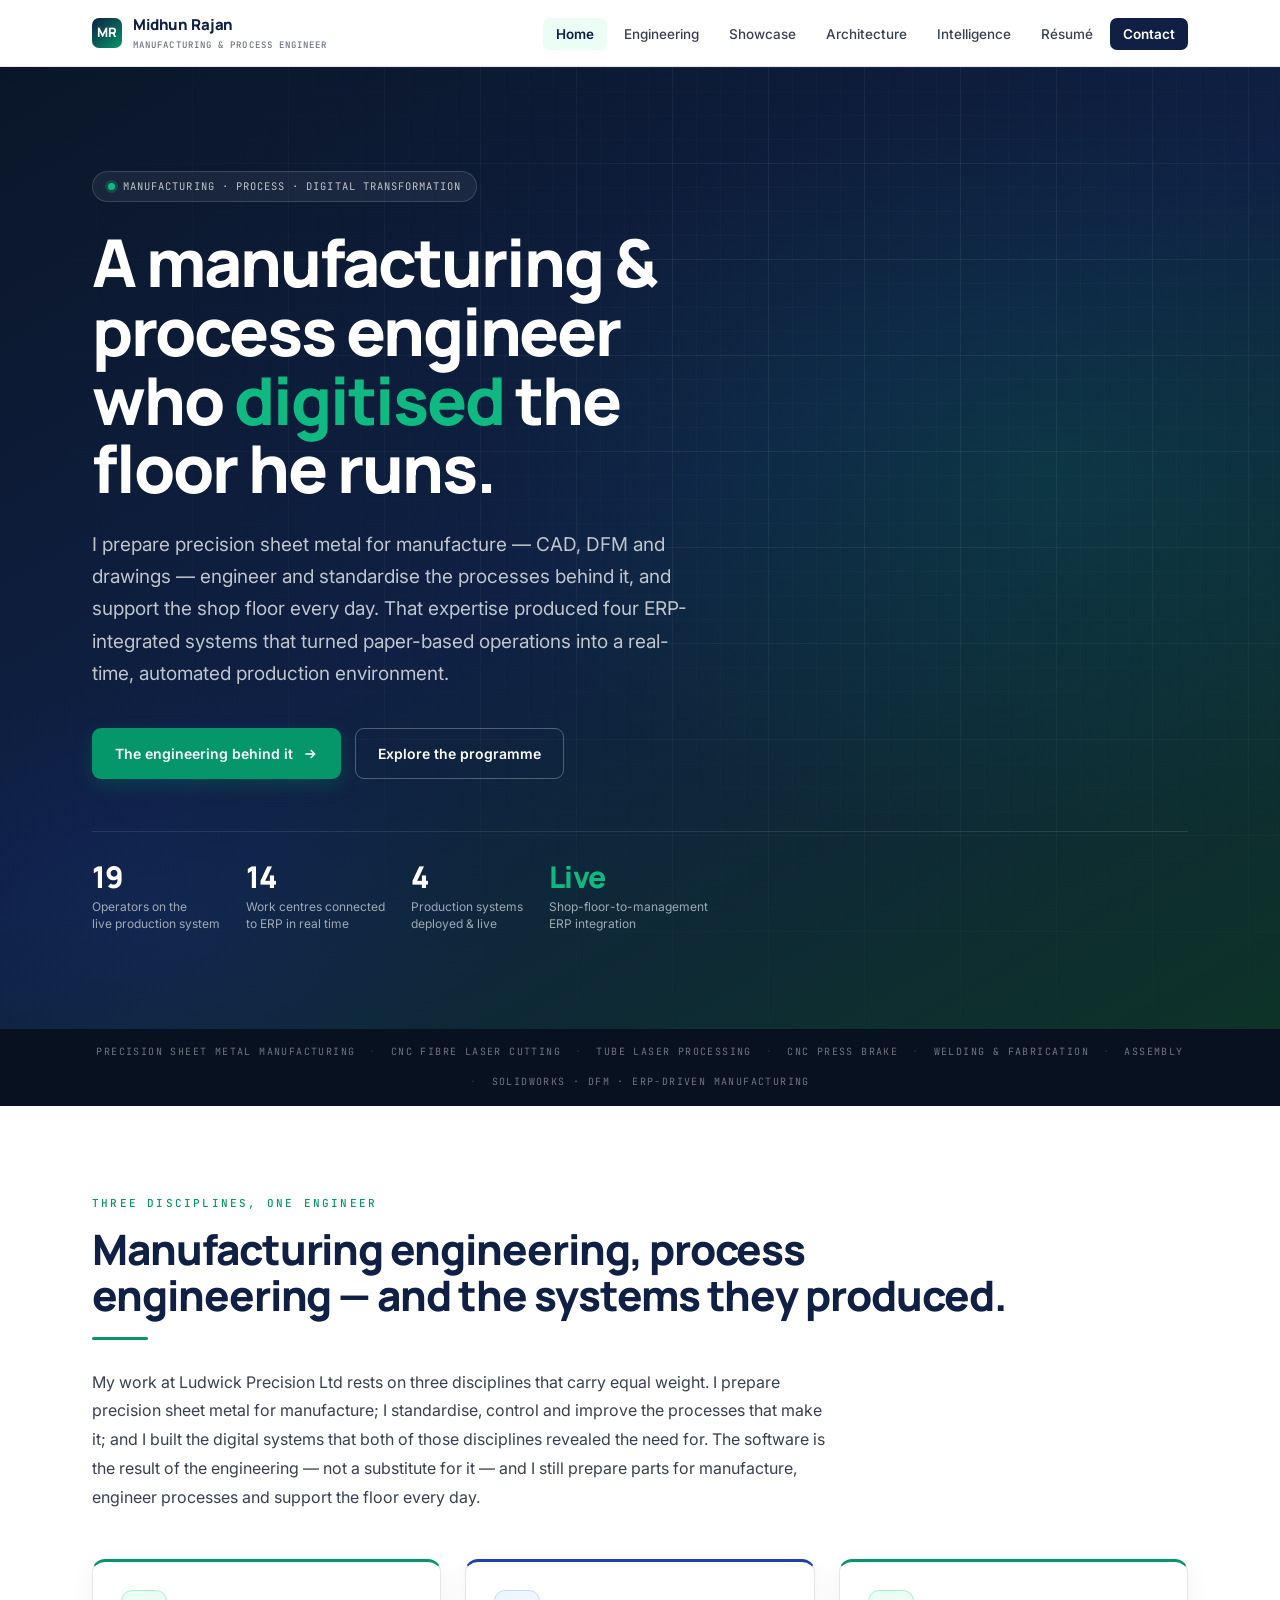
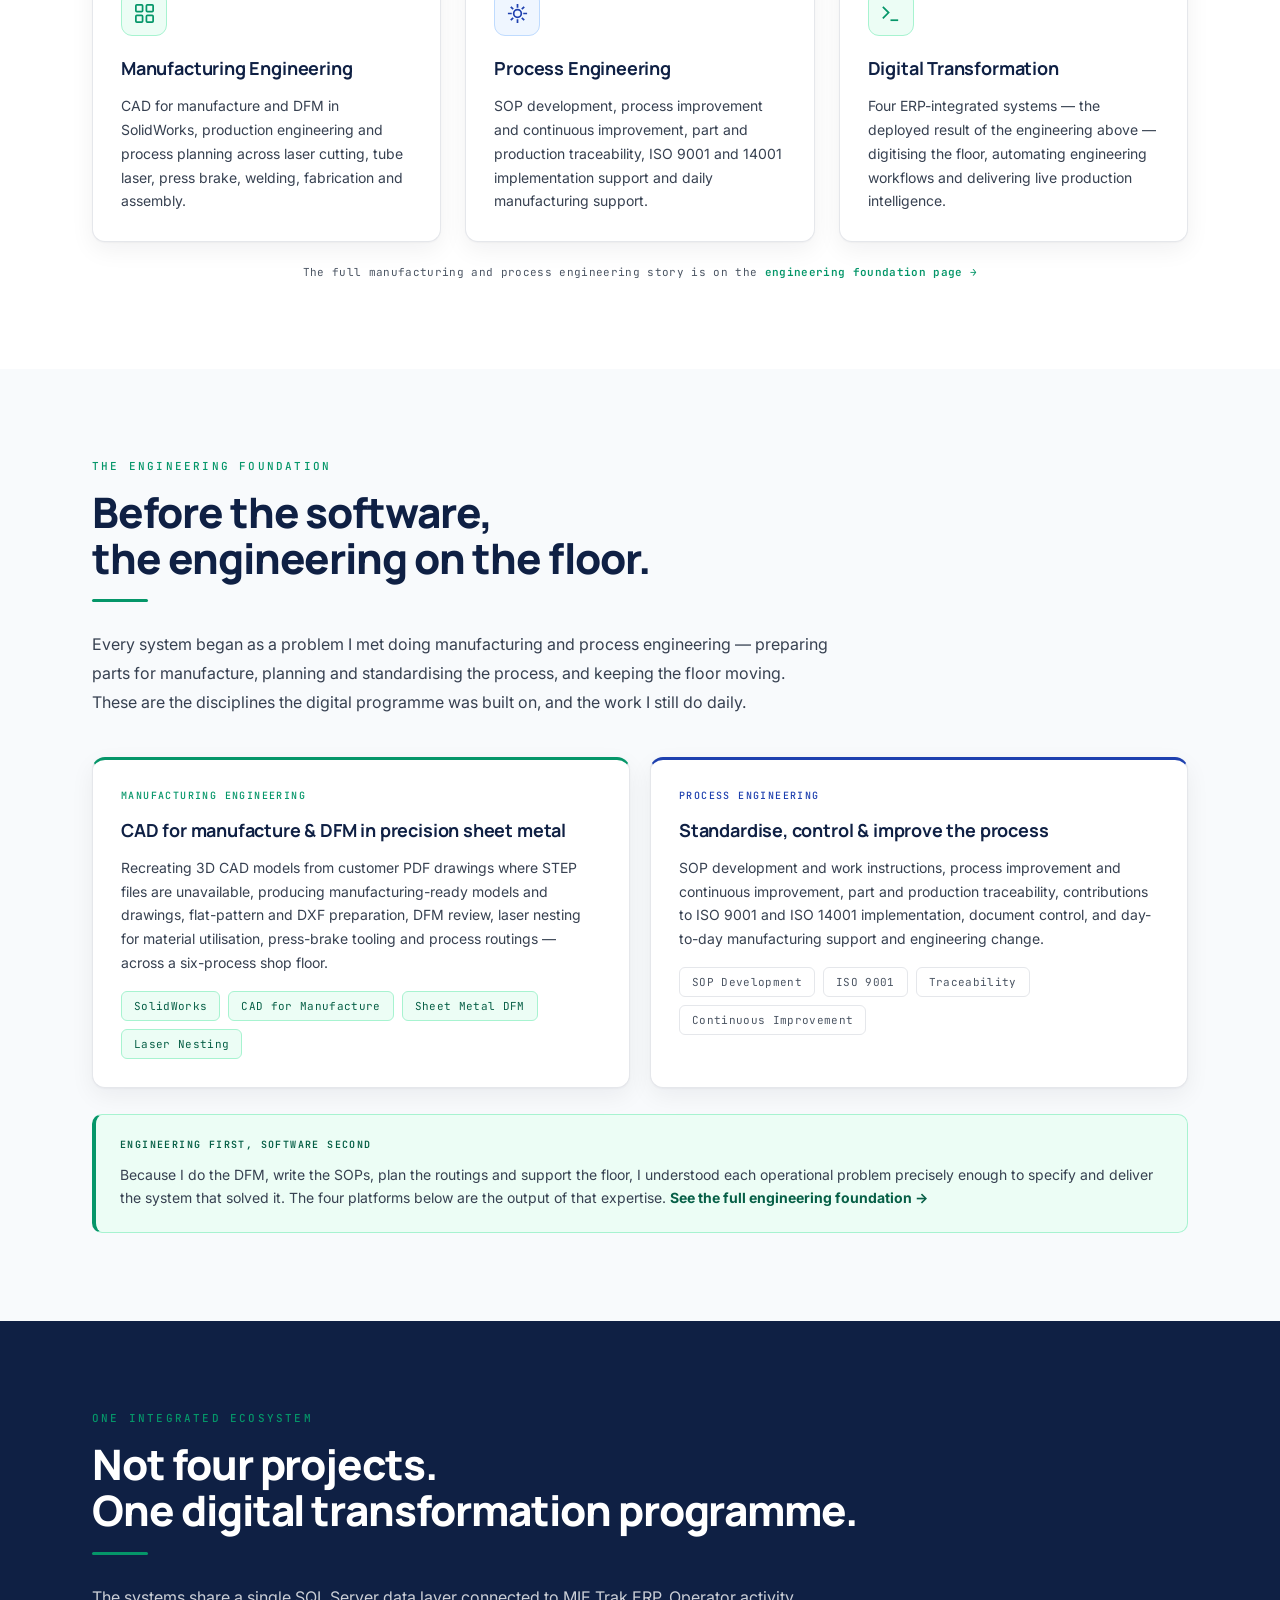
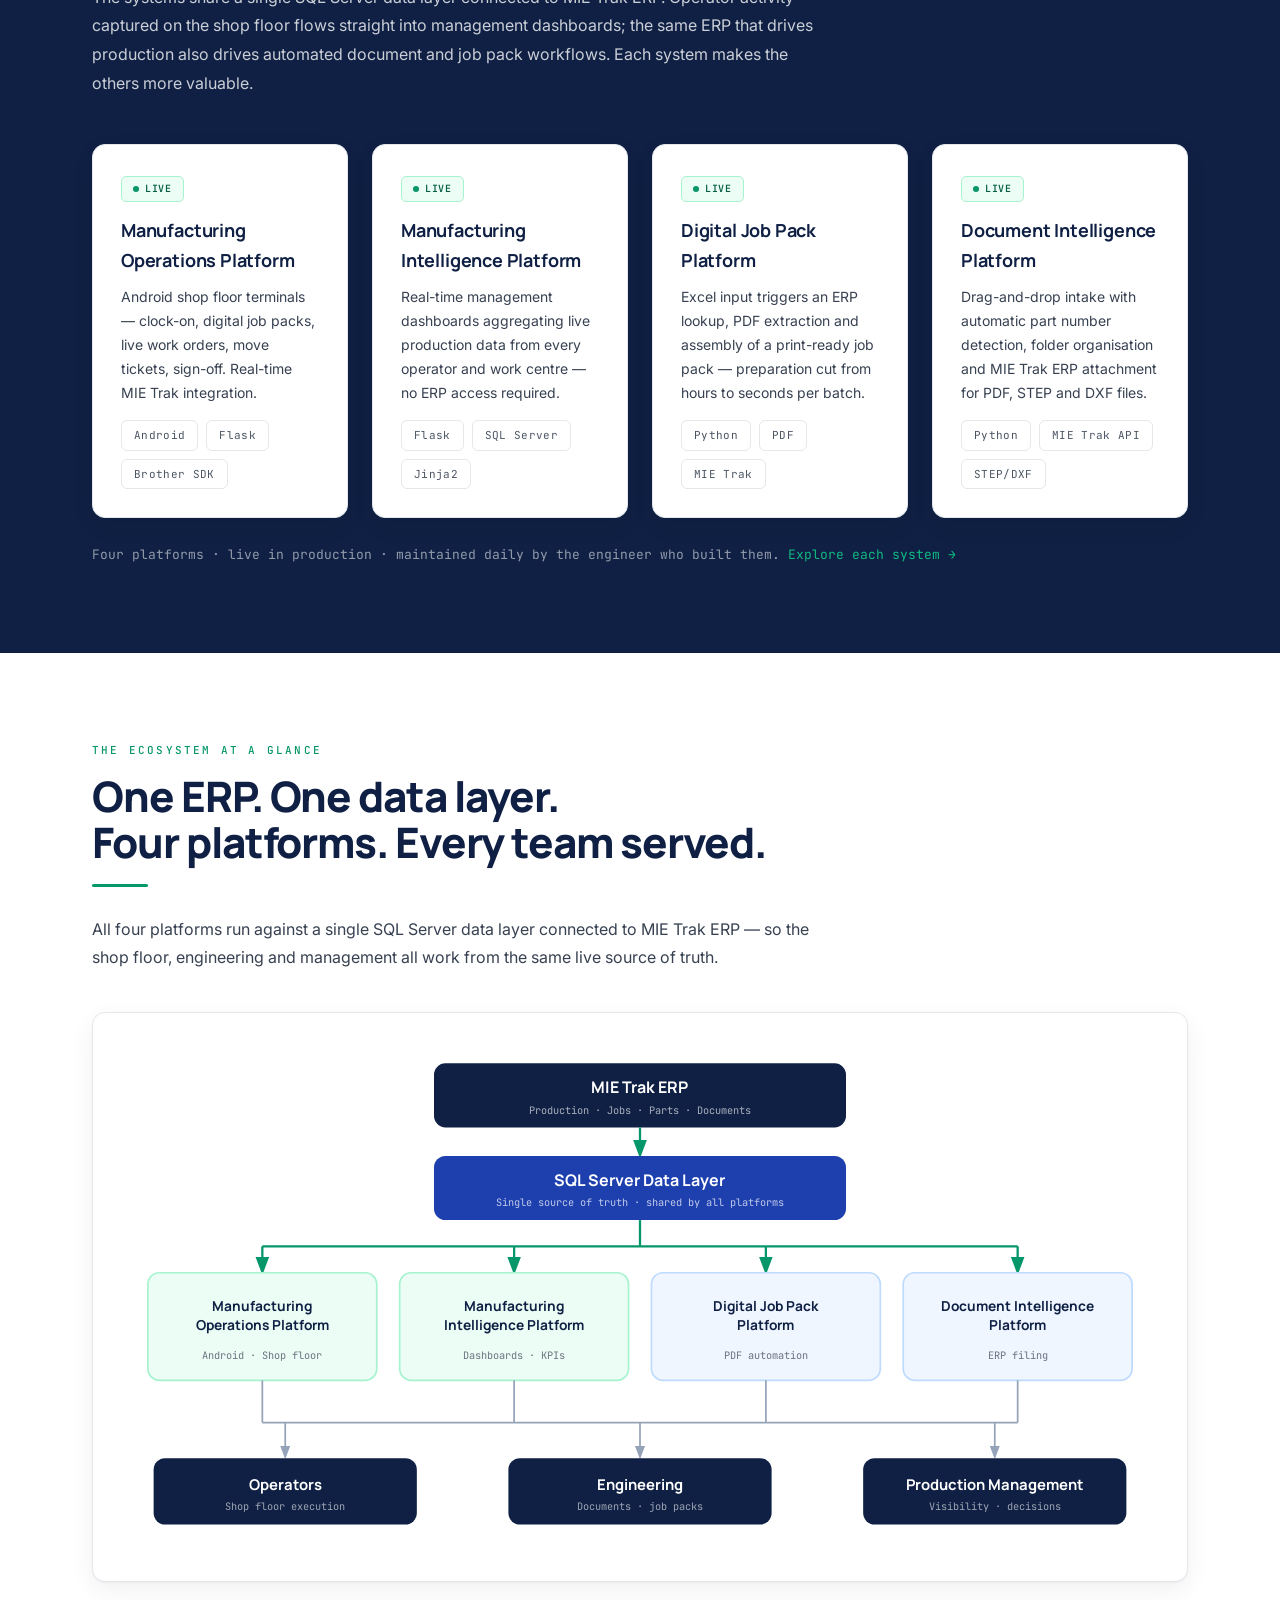
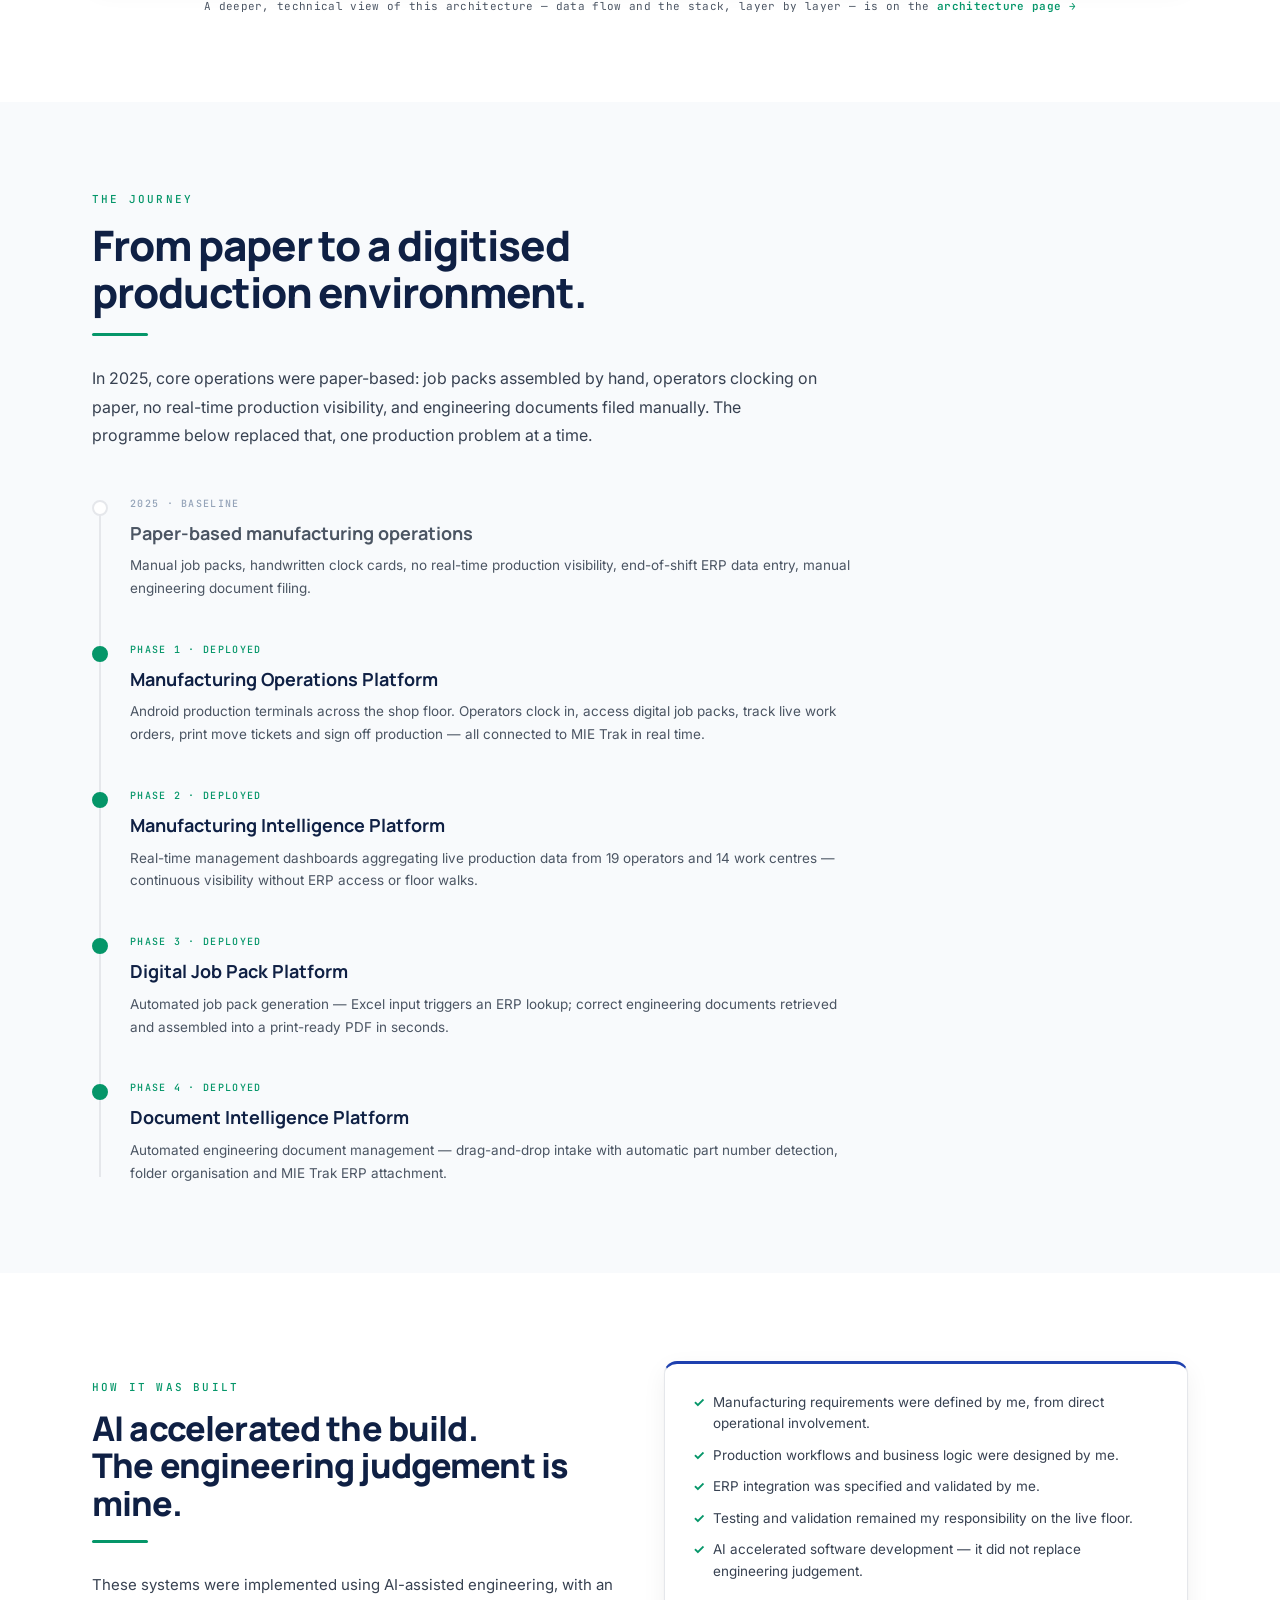
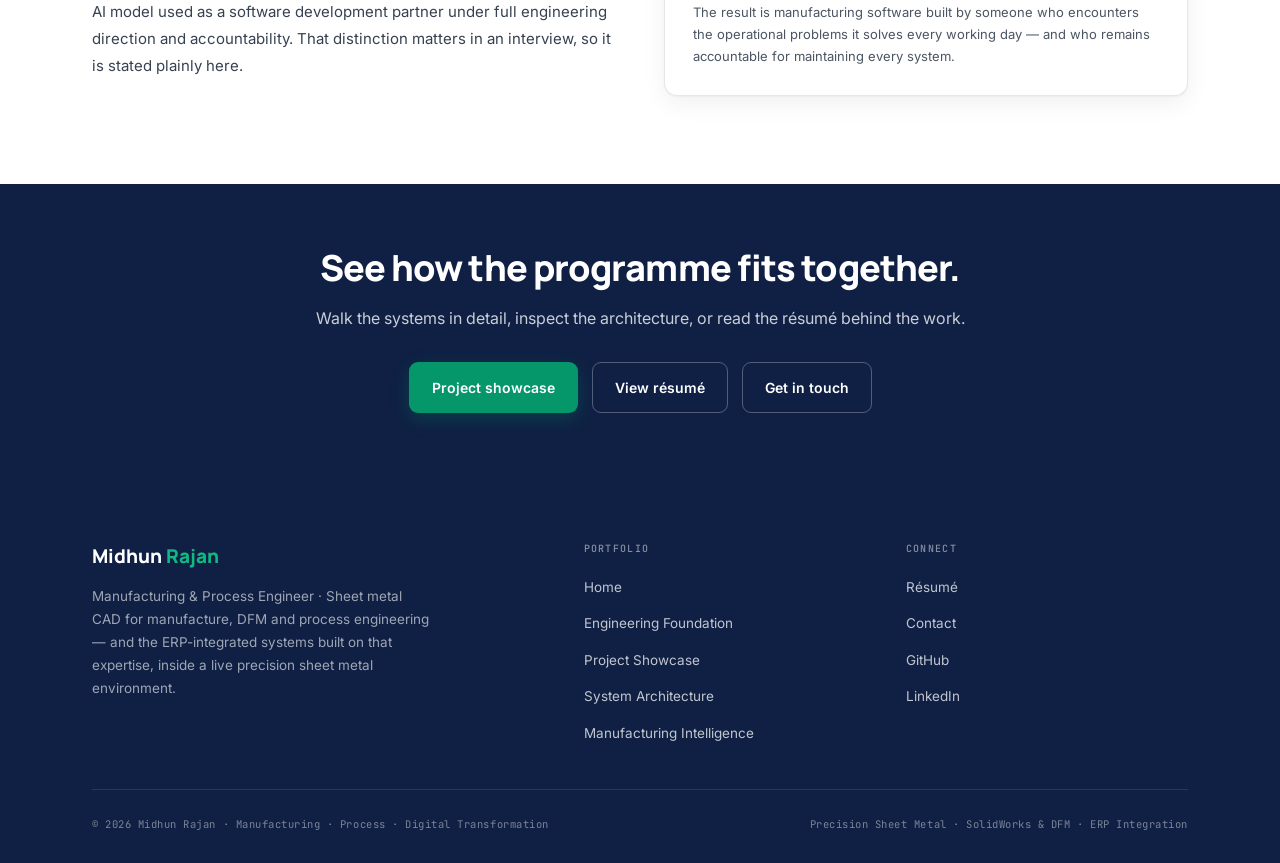
<file: index.html>
<!DOCTYPE html>
<html lang="en">
<head>
<meta charset="UTF-8">
<meta name="viewport" content="width=device-width,initial-scale=1.0">
<title>Midhun Rajan · Manufacturing &amp; Process Engineer | Digital Transformation</title>
<meta name="description" content="Manufacturing and process engineer in precision sheet metal — CAD for manufacture and DFM in SolidWorks, production and process engineering, SOPs, ISO 9001 and 14001 support and continuous improvement — whose expertise led to four ERP-integrated systems that digitised the shop floor.">
<meta name="author" content="Midhun Rajan">
<meta property="og:title" content="Midhun Rajan · Manufacturing &amp; Process Engineering, Digitised">
<meta property="og:description" content="A manufacturing and process engineer in precision sheet metal whose floor expertise produced four ERP-integrated systems — CAD for manufacture, DFM, process engineering and digital transformation.">
<meta property="og:type" content="website">
<link rel="preconnect" href="https://fonts.googleapis.com">
<link rel="preconnect" href="https://fonts.gstatic.com" crossorigin>
<link href="https://fonts.googleapis.com/css2?family=Inter:wght@300;400;500;600;700&family=Manrope:wght@500;600;700;800&family=JetBrains+Mono:wght@400;500&display=swap" rel="stylesheet">
<meta name="theme-color" content="#0F2044">
<link rel="icon" type="image/svg+xml" href="assets/favicon.svg">
<link rel="icon" type="image/png" sizes="32x32" href="assets/favicon-32.png">
<link rel="icon" type="image/png" sizes="16x16" href="assets/favicon-16.png">
<link rel="icon" href="assets/favicon.ico" sizes="any">
<link rel="apple-touch-icon" href="assets/apple-touch-icon.png">
<link rel="manifest" href="assets/site.webmanifest">
<link rel="stylesheet" href="assets/site.css">
</head>
<body>
<a href="#main" class="skip">Skip to content</a>

<!-- ── HEADER ─────────────────────────────────────────── -->
<header class="site-head">
  <nav class="nav" aria-label="Primary">
    <a class="brand" href="index.html">
      <span class="brand-mark">MR</span>
      <span>Midhun Rajan<small>Manufacturing &amp; Process Engineer</small></span>
    </a>
    <button class="nav-toggle" aria-label="Toggle navigation" aria-expanded="false" aria-controls="navlinks">
      <svg viewBox="0 0 24 24" fill="none" stroke="currentColor" stroke-width="2"><line x1="3" y1="6" x2="21" y2="6"/><line x1="3" y1="12" x2="21" y2="12"/><line x1="3" y1="18" x2="21" y2="18"/></svg>
    </button>
    <ul class="nav-links" id="navlinks">
      <li><a href="index.html" aria-current="page">Home</a></li>
      <li><a href="engineering.html">Engineering</a></li>
      <li><a href="showcase.html">Showcase</a></li>
      <li><a href="architecture.html">Architecture</a></li>
      <li><a href="intelligence.html">Intelligence</a></li>
      <li><a href="resume.html">Résumé</a></li>
      <li><a href="contact.html" class="nav-cta">Contact</a></li>
    </ul>
  </nav>
</header>

<main id="main">

<!-- ── HERO ───────────────────────────────────────────── -->
<section class="hero">
  <div class="wrap">
    <span class="hero-badge">Manufacturing · Process · Digital Transformation</span>
    <h1>A manufacturing &amp; process engineer who <em>digitised</em> the floor he runs.</h1>
    <p class="hero-sub">I prepare precision sheet metal for manufacture — CAD, DFM and drawings — engineer and standardise the processes behind it, and support the shop floor every day. That expertise produced four ERP-integrated systems that turned paper-based operations into a real-time, automated production environment.</p>
    <div class="hero-actions">
      <a href="engineering.html" class="btn btn-primary">The engineering behind it
        <svg width="16" height="16" viewBox="0 0 24 24" fill="none" stroke="currentColor" stroke-width="2.2"><path d="M5 12h14M13 6l6 6-6 6"/></svg>
      </a>
      <a href="showcase.html" class="btn btn-ghost">Explore the programme</a>
    </div>
    <div class="hero-meta">
      <div><div class="n">19</div><div class="l">Operators on the<br>live production system</div></div>
      <div><div class="n">14</div><div class="l">Work centres connected<br>to ERP in real time</div></div>
      <div><div class="n">4</div><div class="l">Production systems<br>deployed &amp; live</div></div>
      <div><div class="n"><span>Live</span></div><div class="l">Shop-floor-to-management<br>ERP integration</div></div>
    </div>
  </div>
</section>

<!-- ── DISCIPLINES STRIP ──────────────────────────────── -->
<div class="mfg-strip">
  <div class="wrap">
    <span>Precision Sheet Metal Manufacturing</span><span class="sep">·</span>
    <span>CNC Fibre Laser Cutting</span><span class="sep">·</span>
    <span>Tube Laser Processing</span><span class="sep">·</span>
    <span>CNC Press Brake</span><span class="sep">·</span>
    <span>Welding &amp; Fabrication</span><span class="sep">·</span>
    <span>Assembly</span><span class="sep">·</span>
    <span>SolidWorks · DFM · ERP-Driven Manufacturing</span>
  </div>
</div>

<!-- ── POSITIONING ────────────────────────────────────── -->
<section class="section">
  <div class="wrap">
    <div class="eyebrow">Three Disciplines, One Engineer</div>
    <h2 class="h-sec">Manufacturing engineering, process<br>engineering — and the systems they produced.</h2>
    <div class="rule"></div>
    <p class="lead">My work at Ludwick Precision Ltd rests on three disciplines that carry equal weight. I prepare precision sheet metal for manufacture; I standardise, control and improve the processes that make it; and I built the digital systems that both of those disciplines revealed the need for. The software is the result of the engineering — not a substitute for it — and I still prepare parts for manufacture, engineer processes and support the floor every day.</p>

    <div class="grid g-3" style="margin-top:48px">
      <a href="engineering.html#manufacturing" class="card card--top reveal" style="display:block">
        <div class="card-icon"><svg viewBox="0 0 24 24" fill="none" stroke="currentColor" stroke-width="1.8"><rect x="3" y="3" width="7" height="7" rx="1"/><rect x="14" y="3" width="7" height="7" rx="1"/><rect x="3" y="14" width="7" height="7" rx="1"/><rect x="14" y="14" width="7" height="7" rx="1"/></svg></div>
        <h3>Manufacturing Engineering</h3>
        <p>CAD for manufacture and DFM in SolidWorks, production engineering and process planning across laser cutting, tube laser, press brake, welding, fabrication and assembly.</p>
      </a>
      <a href="engineering.html#process" class="card card--topblue reveal" style="display:block">
        <div class="card-icon" style="background:#EFF6FF;border-color:#BFDBFE;color:var(--blue)"><svg viewBox="0 0 24 24" fill="none" stroke="currentColor" stroke-width="1.8"><path d="M12 2v4M12 18v4M2 12h4M18 12h4"/><circle cx="12" cy="12" r="4"/><path d="M5 5l2.5 2.5M16.5 16.5L19 19M19 5l-2.5 2.5M7.5 16.5L5 19"/></svg></div>
        <h3>Process Engineering</h3>
        <p>SOP development, process improvement and continuous improvement, part and production traceability, ISO&nbsp;9001 and 14001 implementation support and daily manufacturing support.</p>
      </a>
      <a href="showcase.html" class="card card--top reveal" style="display:block">
        <div class="card-icon"><svg viewBox="0 0 24 24" fill="none" stroke="currentColor" stroke-width="1.8"><path d="M4 17l6-6-6-6"/><path d="M12 19h8"/></svg></div>
        <h3>Digital Transformation</h3>
        <p>Four ERP-integrated systems — the deployed result of the engineering above — digitising the floor, automating engineering workflows and delivering live production intelligence.</p>
      </a>
    </div>
    <p class="figure-cap center" style="margin-top:22px">The full manufacturing and process engineering story is on the <a href="engineering.html" style="color:var(--green);font-weight:600">engineering foundation page →</a></p>
  </div>
</section>

<!-- ── ENGINEERING FOUNDATION ─────────────────────────── -->
<section class="section bg-alt">
  <div class="wrap">
    <div class="eyebrow">The Engineering Foundation</div>
    <h2 class="h-sec">Before the software,<br>the engineering on the floor.</h2>
    <div class="rule"></div>
    <p class="lead" style="margin-bottom:40px">Every system began as a problem I met doing manufacturing and process engineering — preparing parts for manufacture, planning and standardising the process, and keeping the floor moving. These are the disciplines the digital programme was built on, and the work I still do daily.</p>
    <div class="grid g-2" style="gap:20px">
      <div class="card card--top">
        <div class="card-eyebrow">Manufacturing Engineering</div>
        <h3>CAD for manufacture &amp; DFM in precision sheet metal</h3>
        <p style="margin-bottom:16px">Recreating 3D CAD models from customer PDF drawings where STEP files are unavailable, producing manufacturing-ready models and drawings, flat-pattern and DXF preparation, DFM review, laser nesting for material utilisation, press-brake tooling and process routings — across a six-process shop floor.</p>
        <div class="chips"><span class="chip chip--green">SolidWorks</span><span class="chip chip--green">CAD for Manufacture</span><span class="chip chip--green">Sheet Metal DFM</span><span class="chip chip--green">Laser Nesting</span></div>
      </div>
      <div class="card card--topblue">
        <div class="card-eyebrow" style="color:var(--blue)">Process Engineering</div>
        <h3>Standardise, control &amp; improve the process</h3>
        <p style="margin-bottom:16px">SOP development and work instructions, process improvement and continuous improvement, part and production traceability, contributions to ISO&nbsp;9001 and ISO&nbsp;14001 implementation, document control, and day-to-day manufacturing support and engineering change.</p>
        <div class="chips"><span class="chip">SOP Development</span><span class="chip">ISO 9001</span><span class="chip">Traceability</span><span class="chip">Continuous Improvement</span></div>
      </div>
    </div>
    <div class="callout callout--green" style="margin-top:26px">
      <h4>Engineering first, software second</h4>
      <p>Because I do the DFM, write the SOPs, plan the routings and support the floor, I understood each operational problem precisely enough to specify and deliver the system that solved it. The four platforms below are the output of that expertise. <a href="engineering.html" style="color:#065F46;font-weight:700">See the full engineering foundation →</a></p>
    </div>
  </div>
</section>

<!-- ── ONE PROGRAMME ──────────────────────────────────── -->
<section class="section bg-navy">
  <div class="wrap">
    <div class="eyebrow">One Integrated Ecosystem</div>
    <h2 class="h-sec h-sec--wh">Not four projects.<br>One digital transformation programme.</h2>
    <div class="rule"></div>
    <p class="lead lead--wh">The systems share a single SQL Server data layer connected to MIE&nbsp;Trak ERP. Operator activity captured on the shop floor flows straight into management dashboards; the same ERP that drives production also drives automated document and job pack workflows. Each system makes the others more valuable.</p>

    <div class="grid g-4" style="margin-top:46px">
      <a href="showcase.html#mop" class="card reveal" style="display:block">
        <div class="status status--live">Live</div>
        <h3 style="margin-top:14px">Manufacturing Operations Platform</h3>
        <p>Android shop floor terminals — clock-on, digital job packs, live work orders, move tickets, sign-off. Real-time MIE&nbsp;Trak integration.</p>
        <div class="chips" style="margin-top:16px"><span class="chip">Android</span><span class="chip">Flask</span><span class="chip">Brother SDK</span></div>
      </a>
      <a href="intelligence.html" class="card reveal" style="display:block">
        <div class="status status--live">Live</div>
        <h3 style="margin-top:14px">Manufacturing Intelligence Platform</h3>
        <p>Real-time management dashboards aggregating live production data from every operator and work centre — no ERP access required.</p>
        <div class="chips" style="margin-top:16px"><span class="chip">Flask</span><span class="chip">SQL Server</span><span class="chip">Jinja2</span></div>
      </a>
      <a href="showcase.html#jpa" class="card reveal" style="display:block">
        <div class="status status--live">Live</div>
        <h3 style="margin-top:14px">Digital Job Pack Platform</h3>
        <p>Excel input triggers an ERP lookup, PDF extraction and assembly of a print-ready job pack — preparation cut from hours to seconds per batch.</p>
        <div class="chips" style="margin-top:16px"><span class="chip">Python</span><span class="chip">PDF</span><span class="chip">MIE Trak</span></div>
      </a>
      <a href="showcase.html#dms" class="card reveal" style="display:block">
        <div class="status status--live">Live</div>
        <h3 style="margin-top:14px">Document Intelligence Platform</h3>
        <p>Drag-and-drop intake with automatic part number detection, folder organisation and MIE&nbsp;Trak ERP attachment for PDF, STEP and DXF files.</p>
        <div class="chips" style="margin-top:16px"><span class="chip">Python</span><span class="chip">MIE Trak API</span><span class="chip">STEP/DXF</span></div>
      </a>
    </div>
    <p style="font-size:13px;color:rgba(255,255,255,.55);margin-top:26px;font-family:var(--fm)">Four platforms · live in production · maintained daily by the engineer who built them. <a href="showcase.html" style="color:var(--green-2)">Explore each system →</a></p>
  </div>
</section>

<!-- ── EXECUTIVE ARCHITECTURE ─────────────────────────── -->
<section class="section">
  <div class="wrap">
    <div class="eyebrow">The Ecosystem at a Glance</div>
    <h2 class="h-sec">One ERP. One data layer.<br>Four platforms. Every team served.</h2>
    <div class="rule"></div>
    <p class="lead" style="margin-bottom:40px">All four platforms run against a single SQL Server data layer connected to MIE&nbsp;Trak ERP — so the shop floor, engineering and management all work from the same live source of truth.</p>
    <div class="card" style="padding:32px">
    <svg viewBox="0 0 900 440" xmlns="http://www.w3.org/2000/svg" style="width:100%;display:block" role="img" aria-label="Executive architecture: MIE Trak ERP feeds a SQL Server data layer, which feeds four platforms — Manufacturing Operations, Manufacturing Intelligence, Digital Job Pack and Document Intelligence — which serve Operators, Engineering and Production Management.">
      <defs>
        <marker id="eg" markerWidth="8" markerHeight="8" refX="6" refY="3" orient="auto"><path d="M0,0 L0,6 L8,3 z" fill="#059669"/></marker>
        <marker id="ed" markerWidth="8" markerHeight="8" refX="6" refY="3" orient="auto"><path d="M0,0 L0,6 L8,3 z" fill="#94A3B8"/></marker>
      </defs>
      <!-- ERP -->
      <rect x="270" y="16" width="360" height="56" rx="10" fill="#0F2044"/>
      <text x="450" y="42" text-anchor="middle" font-family="Manrope,sans-serif" font-size="14" font-weight="700" fill="#fff">MIE Trak ERP</text>
      <text x="450" y="60" text-anchor="middle" font-family="JetBrains Mono,monospace" font-size="9" fill="rgba(255,255,255,.65)">Production · Jobs · Parts · Documents</text>
      <line x1="450" y1="72" x2="450" y2="95" stroke="#059669" stroke-width="2" marker-end="url(#eg)"/>
      <!-- SQL -->
      <rect x="270" y="97" width="360" height="56" rx="10" fill="#1E40AF"/>
      <text x="450" y="123" text-anchor="middle" font-family="Manrope,sans-serif" font-size="14" font-weight="700" fill="#fff">SQL Server Data Layer</text>
      <text x="450" y="141" text-anchor="middle" font-family="JetBrains Mono,monospace" font-size="9" fill="rgba(255,255,255,.72)">Single source of truth · shared by all platforms</text>
      <!-- bus down + fan -->
      <line x1="450" y1="153" x2="450" y2="176" stroke="#059669" stroke-width="2"/>
      <line x1="120" y1="176" x2="780" y2="176" stroke="#059669" stroke-width="2"/>
      <line x1="120" y1="176" x2="120" y2="197" stroke="#059669" stroke-width="2" marker-end="url(#eg)"/>
      <line x1="340" y1="176" x2="340" y2="197" stroke="#059669" stroke-width="2" marker-end="url(#eg)"/>
      <line x1="560" y1="176" x2="560" y2="197" stroke="#059669" stroke-width="2" marker-end="url(#eg)"/>
      <line x1="780" y1="176" x2="780" y2="197" stroke="#059669" stroke-width="2" marker-end="url(#eg)"/>
      <!-- platform boxes -->
      <g font-family="Manrope,sans-serif">
        <rect x="20" y="199" width="200" height="94" rx="10" fill="#ECFDF5" stroke="#A7F3D0" stroke-width="1.5"/>
        <text x="120" y="232" text-anchor="middle" font-size="12" font-weight="700" fill="#0F2044">Manufacturing</text>
        <text x="120" y="249" text-anchor="middle" font-size="12" font-weight="700" fill="#0F2044">Operations Platform</text>
        <text x="120" y="274" text-anchor="middle" font-family="JetBrains Mono,monospace" font-size="9" fill="#6B7280">Android · Shop floor</text>
        <rect x="240" y="199" width="200" height="94" rx="10" fill="#ECFDF5" stroke="#A7F3D0" stroke-width="1.5"/>
        <text x="340" y="232" text-anchor="middle" font-size="12" font-weight="700" fill="#0F2044">Manufacturing</text>
        <text x="340" y="249" text-anchor="middle" font-size="12" font-weight="700" fill="#0F2044">Intelligence Platform</text>
        <text x="340" y="274" text-anchor="middle" font-family="JetBrains Mono,monospace" font-size="9" fill="#6B7280">Dashboards · KPIs</text>
        <rect x="460" y="199" width="200" height="94" rx="10" fill="#EFF6FF" stroke="#BFDBFE" stroke-width="1.5"/>
        <text x="560" y="232" text-anchor="middle" font-size="12" font-weight="700" fill="#0F2044">Digital Job Pack</text>
        <text x="560" y="249" text-anchor="middle" font-size="12" font-weight="700" fill="#0F2044">Platform</text>
        <text x="560" y="274" text-anchor="middle" font-family="JetBrains Mono,monospace" font-size="9" fill="#6B7280">PDF automation</text>
        <rect x="680" y="199" width="200" height="94" rx="10" fill="#EFF6FF" stroke="#BFDBFE" stroke-width="1.5"/>
        <text x="780" y="232" text-anchor="middle" font-size="12" font-weight="700" fill="#0F2044">Document Intelligence</text>
        <text x="780" y="249" text-anchor="middle" font-size="12" font-weight="700" fill="#0F2044">Platform</text>
        <text x="780" y="274" text-anchor="middle" font-family="JetBrains Mono,monospace" font-size="9" fill="#6B7280">ERP filing</text>
      </g>
      <!-- converge bus -->
      <line x1="120" y1="293" x2="120" y2="330" stroke="#94A3B8" stroke-width="1.5"/>
      <line x1="340" y1="293" x2="340" y2="330" stroke="#94A3B8" stroke-width="1.5"/>
      <line x1="560" y1="293" x2="560" y2="330" stroke="#94A3B8" stroke-width="1.5"/>
      <line x1="780" y1="293" x2="780" y2="330" stroke="#94A3B8" stroke-width="1.5"/>
      <line x1="120" y1="330" x2="780" y2="330" stroke="#94A3B8" stroke-width="1.5"/>
      <line x1="140" y1="330" x2="140" y2="359" stroke="#94A3B8" stroke-width="1.5" marker-end="url(#ed)"/>
      <line x1="450" y1="330" x2="450" y2="359" stroke="#94A3B8" stroke-width="1.5" marker-end="url(#ed)"/>
      <line x1="760" y1="330" x2="760" y2="359" stroke="#94A3B8" stroke-width="1.5" marker-end="url(#ed)"/>
      <!-- consumers -->
      <g font-family="Manrope,sans-serif">
        <rect x="25" y="361" width="230" height="58" rx="10" fill="#0F2044"/>
        <text x="140" y="389" text-anchor="middle" font-size="13" font-weight="700" fill="#fff">Operators</text>
        <text x="140" y="406" text-anchor="middle" font-family="JetBrains Mono,monospace" font-size="9" fill="rgba(255,255,255,.6)">Shop floor execution</text>
        <rect x="335" y="361" width="230" height="58" rx="10" fill="#0F2044"/>
        <text x="450" y="389" text-anchor="middle" font-size="13" font-weight="700" fill="#fff">Engineering</text>
        <text x="450" y="406" text-anchor="middle" font-family="JetBrains Mono,monospace" font-size="9" fill="rgba(255,255,255,.6)">Documents · job packs</text>
        <rect x="645" y="361" width="230" height="58" rx="10" fill="#0F2044"/>
        <text x="760" y="389" text-anchor="middle" font-size="13" font-weight="700" fill="#fff">Production Management</text>
        <text x="760" y="406" text-anchor="middle" font-family="JetBrains Mono,monospace" font-size="9" fill="rgba(255,255,255,.6)">Visibility · decisions</text>
      </g>
    </svg>
    </div>
    <p class="figure-cap center" style="margin-top:16px">A deeper, technical view of this architecture — data flow and the stack, layer by layer — is on the <a href="architecture.html" style="color:var(--green);font-weight:600">architecture page →</a></p>
  </div>
</section>

<!-- ── TRANSFORMATION JOURNEY ─────────────────────────── -->
<section class="section bg-alt">
  <div class="wrap">
    <div class="eyebrow">The Journey</div>
    <h2 class="h-sec">From paper to a digitised<br>production environment.</h2>
    <div class="rule"></div>
    <p class="lead" style="margin-bottom:46px">In 2025, core operations were paper-based: job packs assembled by hand, operators clocking on paper, no real-time production visibility, and engineering documents filed manually. The programme below replaced that, one production problem at a time.</p>
    <div class="timeline">
      <div class="tl-item tl-item--pre">
        <div class="tl-dot"></div>
        <div class="tl-phase">2025 · Baseline</div>
        <div class="tl-name">Paper-based manufacturing operations</div>
        <div class="tl-desc">Manual job packs, handwritten clock cards, no real-time production visibility, end-of-shift ERP data entry, manual engineering document filing.</div>
      </div>
      <div class="tl-item">
        <div class="tl-dot tl-dot--live"></div>
        <div class="tl-phase">Phase 1 · Deployed</div>
        <div class="tl-name">Manufacturing Operations Platform</div>
        <div class="tl-desc">Android production terminals across the shop floor. Operators clock in, access digital job packs, track live work orders, print move tickets and sign off production — all connected to MIE&nbsp;Trak in real time.</div>
      </div>
      <div class="tl-item">
        <div class="tl-dot tl-dot--live"></div>
        <div class="tl-phase">Phase 2 · Deployed</div>
        <div class="tl-name">Manufacturing Intelligence Platform</div>
        <div class="tl-desc">Real-time management dashboards aggregating live production data from 19 operators and 14 work centres — continuous visibility without ERP access or floor walks.</div>
      </div>
      <div class="tl-item">
        <div class="tl-dot tl-dot--live"></div>
        <div class="tl-phase">Phase 3 · Deployed</div>
        <div class="tl-name">Digital Job Pack Platform</div>
        <div class="tl-desc">Automated job pack generation — Excel input triggers an ERP lookup; correct engineering documents retrieved and assembled into a print-ready PDF in seconds.</div>
      </div>
      <div class="tl-item">
        <div class="tl-dot tl-dot--live"></div>
        <div class="tl-phase">Phase 4 · Deployed</div>
        <div class="tl-name">Document Intelligence Platform</div>
        <div class="tl-desc">Automated engineering document management — drag-and-drop intake with automatic part number detection, folder organisation and MIE&nbsp;Trak ERP attachment.</div>
      </div>
    </div>
  </div>
</section>

<!-- ── AI POSITIONING ─────────────────────────────────── -->
<section class="section">
  <div class="wrap">
    <div class="grid g-2" style="align-items:center;gap:48px">
      <div>
        <div class="eyebrow">How It Was Built</div>
        <h2 class="h-sec" style="font-size:clamp(24px,3.2vw,34px)">AI accelerated the build.<br>The engineering judgement is mine.</h2>
        <div class="rule"></div>
        <p class="lead" style="font-size:15px">These systems were implemented using AI-assisted engineering, with an AI model used as a software development partner under full engineering direction and accountability. That distinction matters in an interview, so it is stated plainly here.</p>
      </div>
      <div class="card card--topblue">
        <ul class="clist">
          <li>Manufacturing requirements were defined by me, from direct operational involvement.</li>
          <li>Production workflows and business logic were designed by me.</li>
          <li>ERP integration was specified and validated by me.</li>
          <li>Testing and validation remained my responsibility on the live floor.</li>
          <li>AI accelerated software development — it did not replace engineering judgement.</li>
        </ul>
        <p style="font-size:13px;color:var(--lt);margin-top:18px;line-height:1.7">The result is manufacturing software built by someone who encounters the operational problems it solves every working day — and who remains accountable for maintaining every system.</p>
      </div>
    </div>
  </div>
</section>

<!-- ── CTA ────────────────────────────────────────────── -->
<section class="section--tight bg-navy">
  <div class="wrap center">
    <h2 class="h-sec h-sec--wh" style="font-size:clamp(24px,3.4vw,36px)">See how the programme fits together.</h2>
    <p class="lead lead--wh" style="margin:16px auto 30px">Walk the systems in detail, inspect the architecture, or read the résumé behind the work.</p>
    <div style="display:flex;gap:14px;justify-content:center;flex-wrap:wrap">
      <a href="showcase.html" class="btn btn-primary">Project showcase</a>
      <a href="resume.html" class="btn btn-ghost">View résumé</a>
      <a href="contact.html" class="btn btn-ghost">Get in touch</a>
    </div>
  </div>
</section>

</main>

<!-- ── FOOTER ─────────────────────────────────────────── -->
<footer class="site-foot">
  <div class="wrap">
    <div class="foot-top">
      <div>
        <div class="foot-brand">Midhun <span>Rajan</span></div>
        <p>Manufacturing &amp; Process Engineer · Sheet metal CAD for manufacture, DFM and process engineering — and the ERP-integrated systems built on that expertise, inside a live precision sheet metal environment.</p>
      </div>
      <div class="foot-col">
        <h6>Portfolio</h6>
        <ul>
          <li><a href="index.html">Home</a></li>
          <li><a href="engineering.html">Engineering Foundation</a></li>
          <li><a href="showcase.html">Project Showcase</a></li>
          <li><a href="architecture.html">System Architecture</a></li>
          <li><a href="intelligence.html">Manufacturing Intelligence</a></li>
        </ul>
      </div>
      <div class="foot-col">
        <h6>Connect</h6>
        <ul>
          <li><a href="resume.html">Résumé</a></li>
          <li><a href="contact.html">Contact</a></li>
          <li><a href="https://github.com/MR4693" rel="noopener" target="_blank">GitHub</a></li>
          <li><a href="https://www.linkedin.com/in/midhun-rajan-09a006145" rel="noopener" target="_blank">LinkedIn</a></li>
        </ul>
      </div>
    </div>
    <div class="foot-bottom">
      <p>© 2026 Midhun Rajan · Manufacturing · Process · Digital Transformation</p>
      <p>Precision Sheet Metal · SolidWorks &amp; DFM · ERP Integration</p>
    </div>
  </div>
</footer>

<script src="assets/site.js"></script>
</body>
</html>
</file>
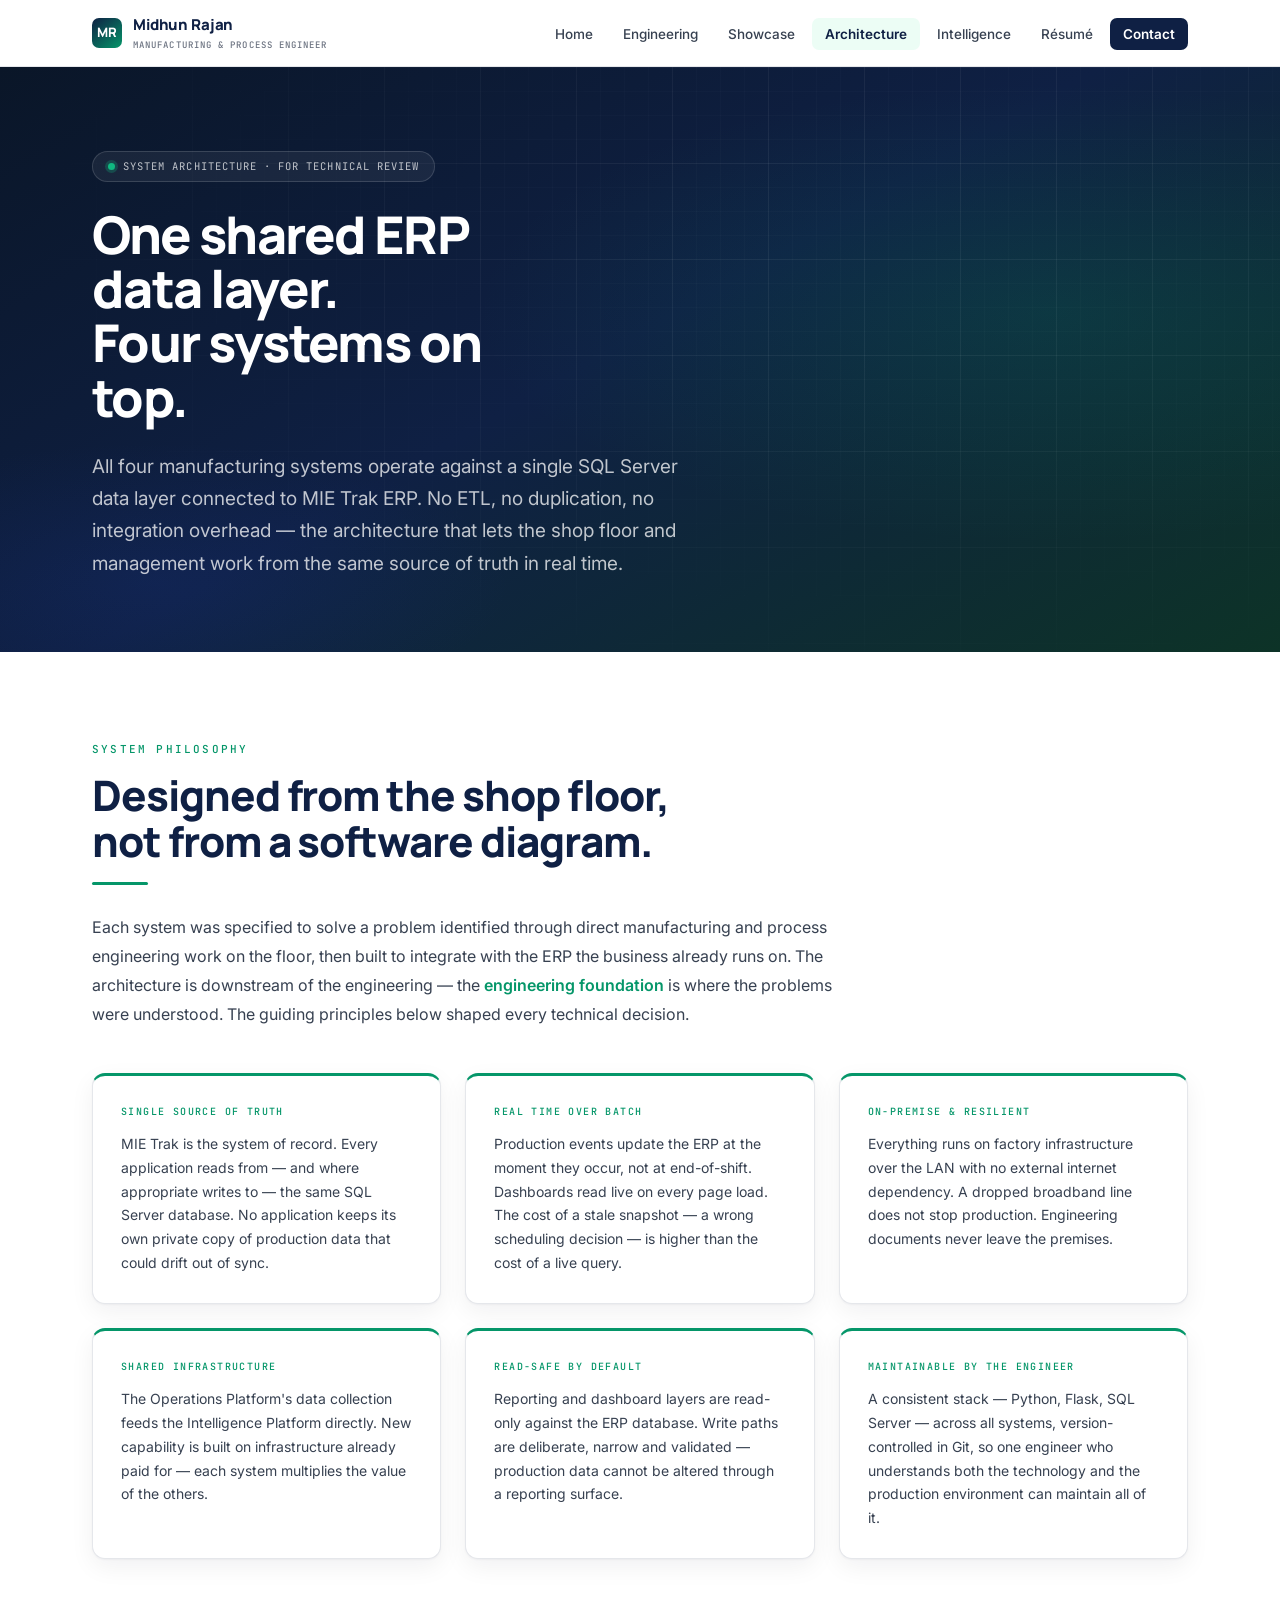
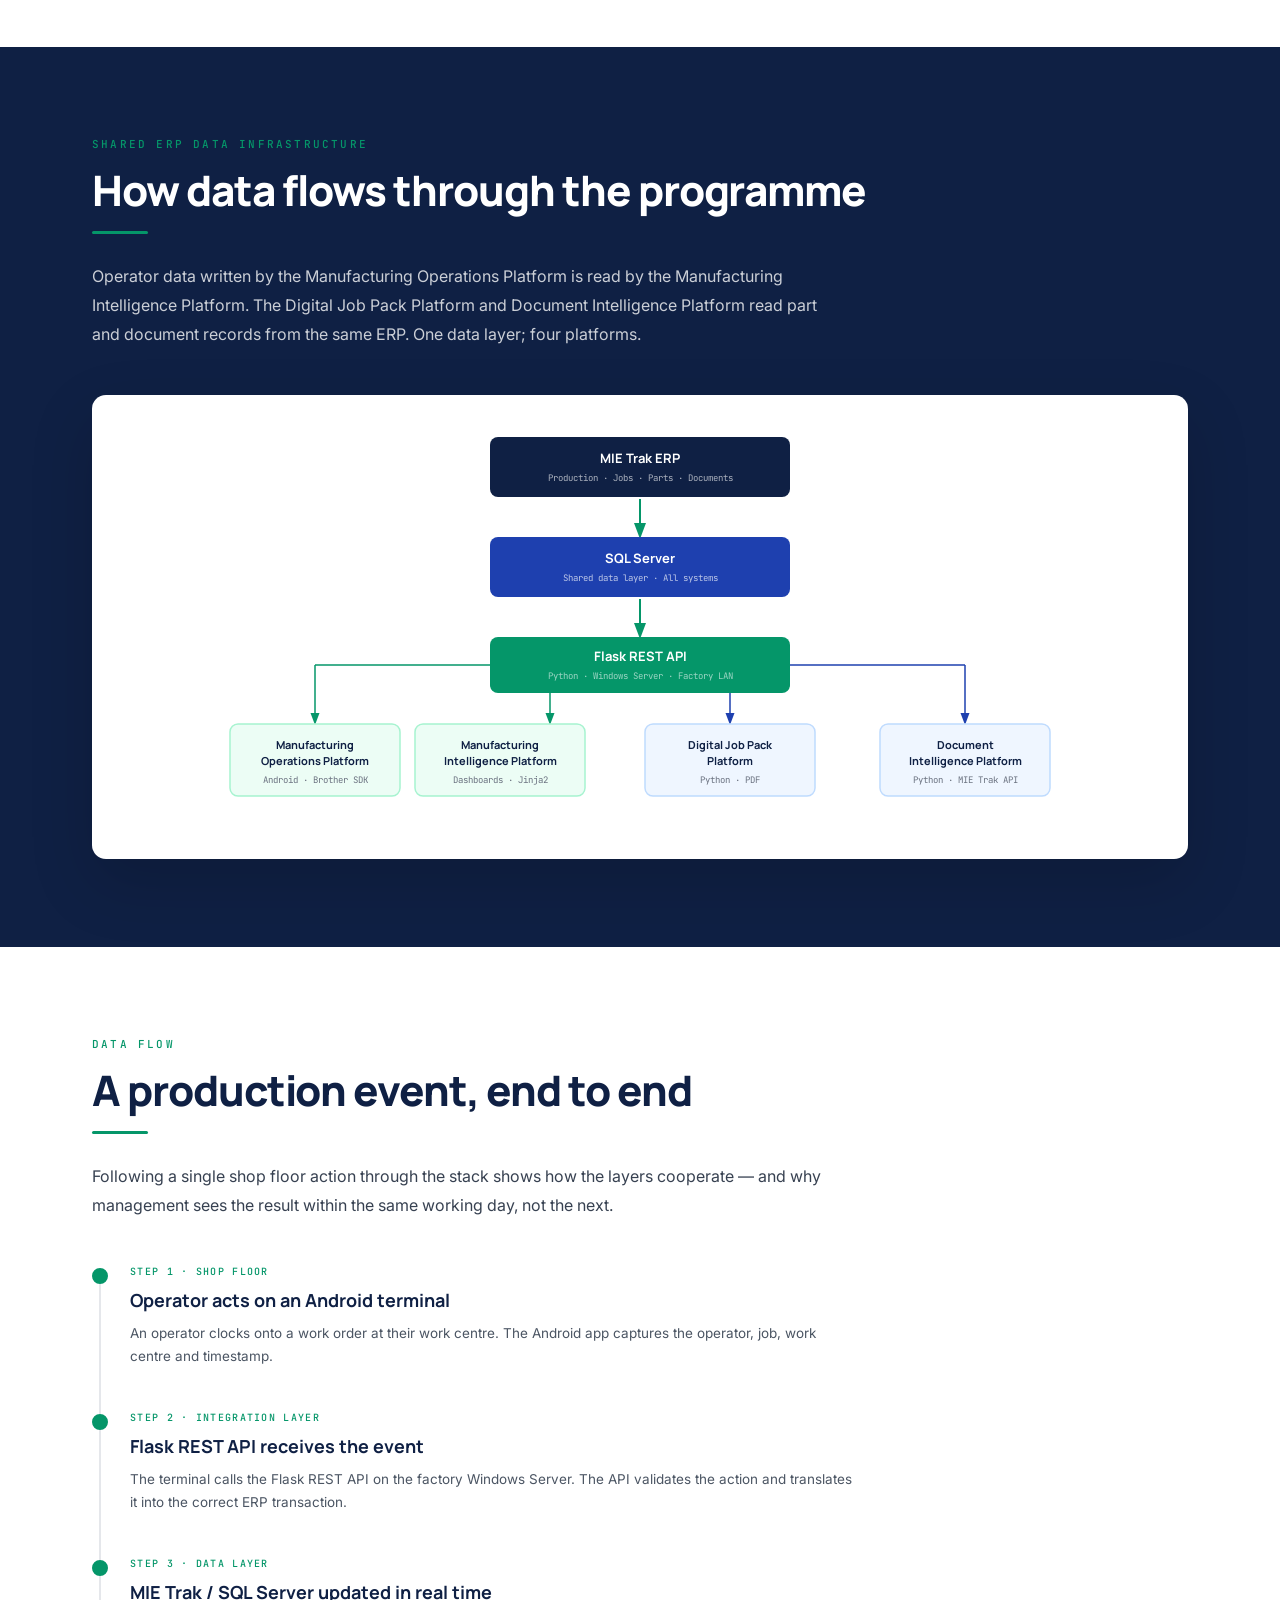
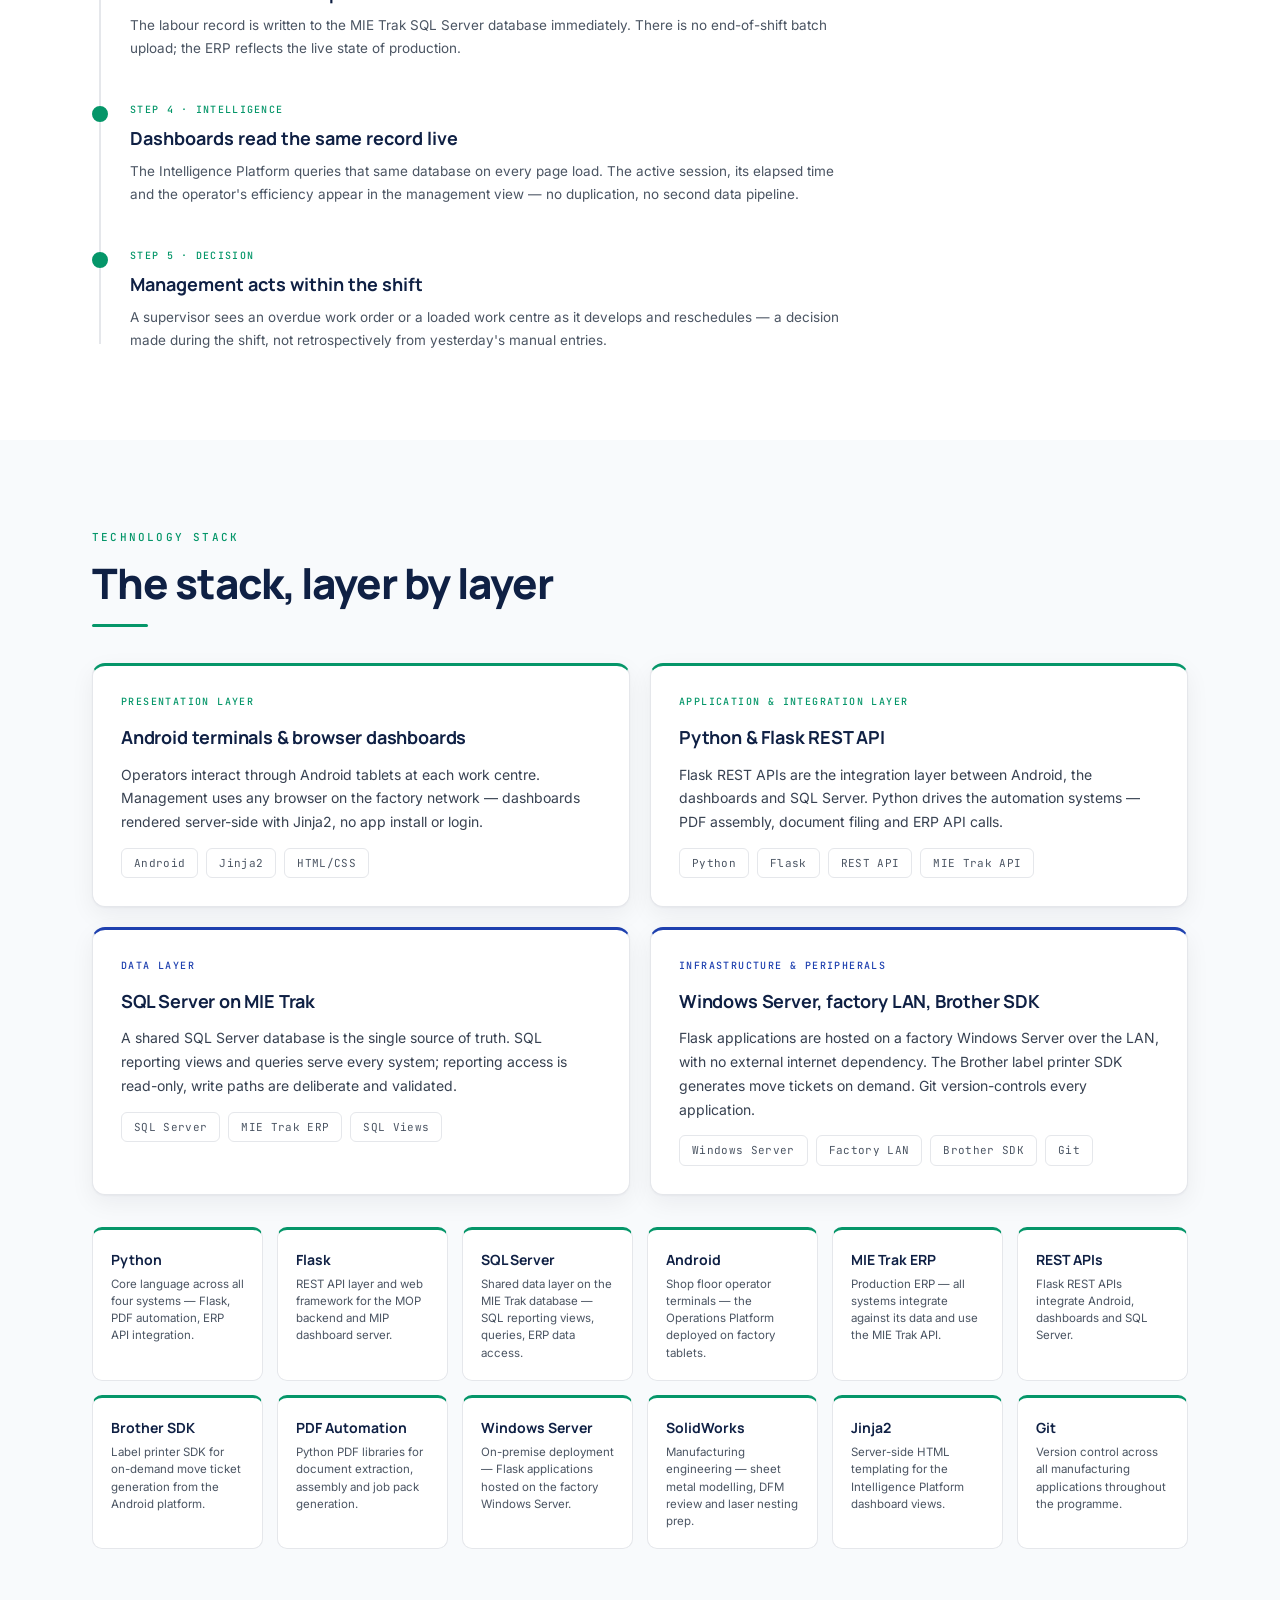
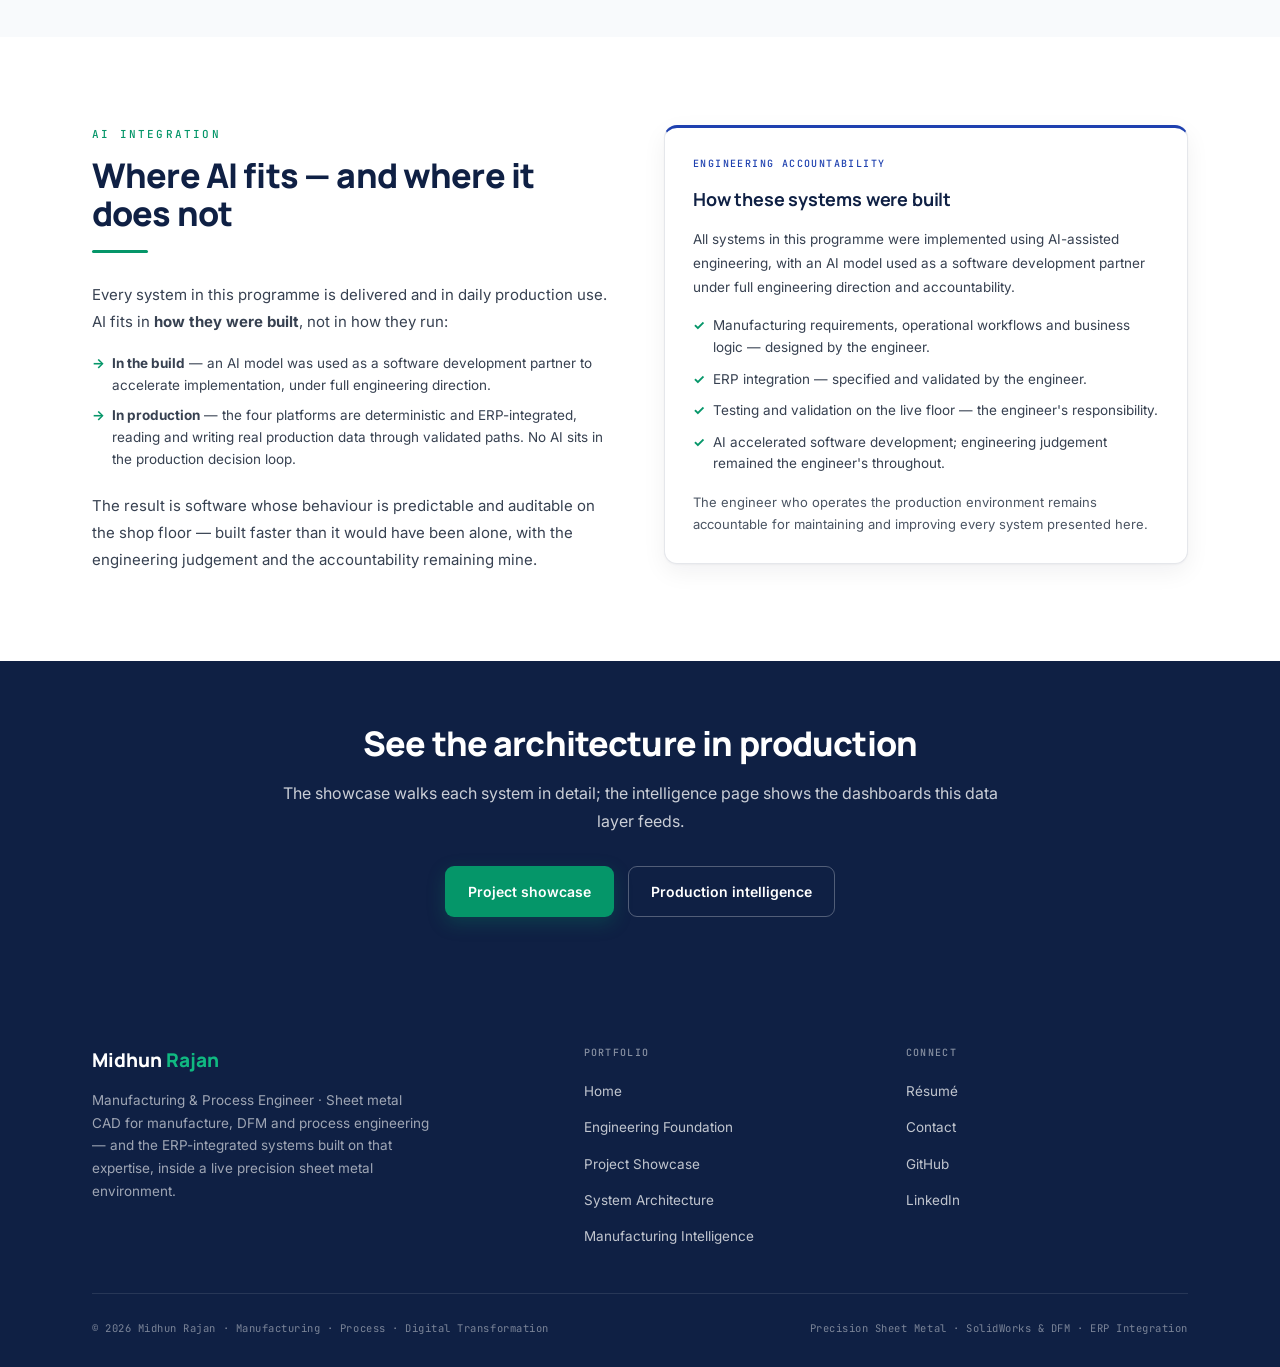
<file: architecture.html>
<!DOCTYPE html>
<html lang="en">
<head>
<meta charset="UTF-8">
<meta name="viewport" content="width=device-width,initial-scale=1.0">
<title>System Architecture · Midhun Rajan — Manufacturing Systems</title>
<meta name="description" content="The technical architecture behind four ERP-integrated manufacturing systems — a shared SQL Server data layer on MIE Trak, a Flask REST API, Python automation and an engineering-led approach to AI integration and decision making.">
<link rel="preconnect" href="https://fonts.googleapis.com">
<link rel="preconnect" href="https://fonts.gstatic.com" crossorigin>
<link href="https://fonts.googleapis.com/css2?family=Inter:wght@300;400;500;600;700&family=Manrope:wght@500;600;700;800&family=JetBrains+Mono:wght@400;500&display=swap" rel="stylesheet">
<meta name="theme-color" content="#0F2044">
<link rel="icon" type="image/svg+xml" href="assets/favicon.svg">
<link rel="icon" type="image/png" sizes="32x32" href="assets/favicon-32.png">
<link rel="icon" type="image/png" sizes="16x16" href="assets/favicon-16.png">
<link rel="icon" href="assets/favicon.ico" sizes="any">
<link rel="apple-touch-icon" href="assets/apple-touch-icon.png">
<link rel="manifest" href="assets/site.webmanifest">
<link rel="stylesheet" href="assets/site.css">
</head>
<body>
<a href="#main" class="skip">Skip to content</a>

<header class="site-head">
  <nav class="nav" aria-label="Primary">
    <a class="brand" href="index.html"><span class="brand-mark">MR</span><span>Midhun Rajan<small>Manufacturing &amp; Process Engineer</small></span></a>
    <button class="nav-toggle" aria-label="Toggle navigation" aria-expanded="false" aria-controls="navlinks"><svg viewBox="0 0 24 24" fill="none" stroke="currentColor" stroke-width="2"><line x1="3" y1="6" x2="21" y2="6"/><line x1="3" y1="12" x2="21" y2="12"/><line x1="3" y1="18" x2="21" y2="18"/></svg></button>
    <ul class="nav-links" id="navlinks">
      <li><a href="index.html">Home</a></li>
      <li><a href="engineering.html">Engineering</a></li>
      <li><a href="showcase.html">Showcase</a></li>
      <li><a href="architecture.html" aria-current="page">Architecture</a></li>
      <li><a href="intelligence.html">Intelligence</a></li>
      <li><a href="resume.html">Résumé</a></li>
      <li><a href="contact.html" class="nav-cta">Contact</a></li>
    </ul>
  </nav>
</header>

<main id="main">

<section class="hero" style="padding:84px 0 72px">
  <div class="wrap">
    <span class="hero-badge">System Architecture · For Technical Review</span>
    <h1 style="font-size:clamp(32px,5vw,52px)">One shared ERP data layer.<br>Four systems on top.</h1>
    <p class="hero-sub">All four manufacturing systems operate against a single SQL Server data layer connected to MIE&nbsp;Trak ERP. No ETL, no duplication, no integration overhead — the architecture that lets the shop floor and management work from the same source of truth in real time.</p>
  </div>
</section>

<!-- ── PHILOSOPHY ─────────────────────────────────────── -->
<section class="section">
  <div class="wrap">
    <div class="eyebrow">System Philosophy</div>
    <h2 class="h-sec">Designed from the shop floor,<br>not from a software diagram.</h2>
    <div class="rule"></div>
    <p class="lead">Each system was specified to solve a problem identified through direct manufacturing and process engineering work on the floor, then built to integrate with the ERP the business already runs on. The architecture is downstream of the engineering — the <a href="engineering.html" style="color:var(--green);font-weight:600">engineering foundation</a> is where the problems were understood. The guiding principles below shaped every technical decision.</p>
    <div class="grid g-3" style="margin-top:44px">
      <div class="card card--top">
        <div class="card-eyebrow">Single Source of Truth</div>
        <p>MIE&nbsp;Trak is the system of record. Every application reads from — and where appropriate writes to — the same SQL Server database. No application keeps its own private copy of production data that could drift out of sync.</p>
      </div>
      <div class="card card--top">
        <div class="card-eyebrow">Real Time over Batch</div>
        <p>Production events update the ERP at the moment they occur, not at end-of-shift. Dashboards read live on every page load. The cost of a stale snapshot — a wrong scheduling decision — is higher than the cost of a live query.</p>
      </div>
      <div class="card card--top">
        <div class="card-eyebrow">On-Premise &amp; Resilient</div>
        <p>Everything runs on factory infrastructure over the LAN with no external internet dependency. A dropped broadband line does not stop production. Engineering documents never leave the premises.</p>
      </div>
      <div class="card card--top">
        <div class="card-eyebrow">Shared Infrastructure</div>
        <p>The Operations Platform's data collection feeds the Intelligence Platform directly. New capability is built on infrastructure already paid for — each system multiplies the value of the others.</p>
      </div>
      <div class="card card--top">
        <div class="card-eyebrow">Read-Safe by Default</div>
        <p>Reporting and dashboard layers are read-only against the ERP database. Write paths are deliberate, narrow and validated — production data cannot be altered through a reporting surface.</p>
      </div>
      <div class="card card--top">
        <div class="card-eyebrow">Maintainable by the Engineer</div>
        <p>A consistent stack — Python, Flask, SQL Server — across all systems, version-controlled in Git, so one engineer who understands both the technology and the production environment can maintain all of it.</p>
      </div>
    </div>
  </div>
</section>

<!-- ── ARCHITECTURE DIAGRAM ───────────────────────────── -->
<section class="section bg-navy">
  <div class="wrap">
    <div class="eyebrow">Shared ERP Data Infrastructure</div>
    <h2 class="h-sec h-sec--wh">How data flows through the programme</h2>
    <div class="rule"></div>
    <p class="lead lead--wh" style="margin-bottom:46px">Operator data written by the Manufacturing Operations Platform is read by the Manufacturing Intelligence Platform. The Digital Job Pack Platform and Document Intelligence Platform read part and document records from the same ERP. One data layer; four platforms.</p>
    <div style="background:#fff;border-radius:14px;padding:32px;box-shadow:var(--shadow-lg)">
    <svg viewBox="0 0 880 400" xmlns="http://www.w3.org/2000/svg" style="width:100%;max-width:880px;display:block;margin:0 auto" role="img" aria-label="Architecture: MIE Trak ERP feeds SQL Server shared data layer, which feeds a Flask REST API, which fans out to the four manufacturing systems">
      <defs>
        <marker id="a2" markerWidth="8" markerHeight="8" refX="6" refY="3" orient="auto"><path d="M0,0 L0,6 L8,3 z" fill="#059669"/></marker>
        <marker id="a3" markerWidth="8" markerHeight="8" refX="6" refY="3" orient="auto"><path d="M0,0 L0,6 L8,3 z" fill="#1E40AF"/></marker>
      </defs>
      <rect x="290" y="10" width="300" height="60" rx="8" fill="#0F2044"/>
      <text x="440" y="36" text-anchor="middle" font-family="Manrope,sans-serif" font-size="13" font-weight="700" fill="#fff">MIE Trak ERP</text>
      <text x="440" y="54" text-anchor="middle" font-family="JetBrains Mono,monospace" font-size="9" fill="rgba(255,255,255,.65)">Production · Jobs · Parts · Documents</text>
      <line x1="440" y1="72" x2="440" y2="108" stroke="#059669" stroke-width="2" marker-end="url(#a2)"/>
      <rect x="290" y="110" width="300" height="60" rx="8" fill="#1E40AF"/>
      <text x="440" y="136" text-anchor="middle" font-family="Manrope,sans-serif" font-size="13" font-weight="700" fill="#fff">SQL Server</text>
      <text x="440" y="154" text-anchor="middle" font-family="JetBrains Mono,monospace" font-size="9" fill="rgba(255,255,255,.7)">Shared data layer · All systems</text>
      <line x1="440" y1="172" x2="440" y2="208" stroke="#059669" stroke-width="2" marker-end="url(#a2)"/>
      <rect x="290" y="210" width="300" height="56" rx="8" fill="#059669"/>
      <text x="440" y="234" text-anchor="middle" font-family="Manrope,sans-serif" font-size="13" font-weight="700" fill="#fff">Flask REST API</text>
      <text x="440" y="252" text-anchor="middle" font-family="JetBrains Mono,monospace" font-size="9" fill="rgba(255,255,255,.6)">Python · Windows Server · Factory LAN</text>
      <line x1="290" y1="238" x2="115" y2="238" stroke="#059669" stroke-width="1.5"/>
      <line x1="115" y1="238" x2="115" y2="295" stroke="#059669" stroke-width="1.5" marker-end="url(#a2)"/>
      <line x1="350" y1="266" x2="350" y2="295" stroke="#059669" stroke-width="1.5" marker-end="url(#a2)"/>
      <line x1="530" y1="266" x2="530" y2="295" stroke="#1E40AF" stroke-width="1.5" marker-end="url(#a3)"/>
      <line x1="590" y1="238" x2="765" y2="238" stroke="#1E40AF" stroke-width="1.5"/>
      <line x1="765" y1="238" x2="765" y2="295" stroke="#1E40AF" stroke-width="1.5" marker-end="url(#a3)"/>
      <rect x="30" y="297" width="170" height="72" rx="8" fill="#ECFDF5" stroke="#A7F3D0" stroke-width="1.5"/>
      <text x="115" y="322" text-anchor="middle" font-family="Manrope,sans-serif" font-size="11" font-weight="700" fill="#0F2044">Manufacturing</text>
      <text x="115" y="338" text-anchor="middle" font-family="Manrope,sans-serif" font-size="11" font-weight="700" fill="#0F2044">Operations Platform</text>
      <text x="115" y="356" text-anchor="middle" font-family="JetBrains Mono,monospace" font-size="9" fill="#6B7280">Android · Brother SDK</text>
      <rect x="215" y="297" width="170" height="72" rx="8" fill="#ECFDF5" stroke="#A7F3D0" stroke-width="1.5"/>
      <text x="300" y="322" text-anchor="middle" font-family="Manrope,sans-serif" font-size="11" font-weight="700" fill="#0F2044">Manufacturing</text>
      <text x="300" y="338" text-anchor="middle" font-family="Manrope,sans-serif" font-size="11" font-weight="700" fill="#0F2044">Intelligence Platform</text>
      <text x="300" y="356" text-anchor="middle" font-family="JetBrains Mono,monospace" font-size="9" fill="#6B7280">Dashboards · Jinja2</text>
      <rect x="445" y="297" width="170" height="72" rx="8" fill="#EFF6FF" stroke="#BFDBFE" stroke-width="1.5"/>
      <text x="530" y="322" text-anchor="middle" font-family="Manrope,sans-serif" font-size="11" font-weight="700" fill="#0F2044">Digital Job Pack</text>
      <text x="530" y="338" text-anchor="middle" font-family="Manrope,sans-serif" font-size="11" font-weight="700" fill="#0F2044">Platform</text>
      <text x="530" y="356" text-anchor="middle" font-family="JetBrains Mono,monospace" font-size="9" fill="#6B7280">Python · PDF</text>
      <rect x="680" y="297" width="170" height="72" rx="8" fill="#EFF6FF" stroke="#BFDBFE" stroke-width="1.5"/>
      <text x="765" y="322" text-anchor="middle" font-family="Manrope,sans-serif" font-size="11" font-weight="700" fill="#0F2044">Document</text>
      <text x="765" y="338" text-anchor="middle" font-family="Manrope,sans-serif" font-size="11" font-weight="700" fill="#0F2044">Intelligence Platform</text>
      <text x="765" y="356" text-anchor="middle" font-family="JetBrains Mono,monospace" font-size="9" fill="#6B7280">Python · MIE Trak API</text>
    </svg>
    </div>
  </div>
</section>

<!-- ── DATA FLOW NARRATIVE ────────────────────────────── -->
<section class="section">
  <div class="wrap">
    <div class="eyebrow">Data Flow</div>
    <h2 class="h-sec">A production event, end to end</h2>
    <div class="rule"></div>
    <p class="lead" style="margin-bottom:44px">Following a single shop floor action through the stack shows how the layers cooperate — and why management sees the result within the same working day, not the next.</p>
    <div class="timeline">
      <div class="tl-item"><div class="tl-dot tl-dot--live"></div><div class="tl-phase">Step 1 · Shop Floor</div><div class="tl-name">Operator acts on an Android terminal</div><div class="tl-desc">An operator clocks onto a work order at their work centre. The Android app captures the operator, job, work centre and timestamp.</div></div>
      <div class="tl-item"><div class="tl-dot tl-dot--live"></div><div class="tl-phase">Step 2 · Integration Layer</div><div class="tl-name">Flask REST API receives the event</div><div class="tl-desc">The terminal calls the Flask REST API on the factory Windows Server. The API validates the action and translates it into the correct ERP transaction.</div></div>
      <div class="tl-item"><div class="tl-dot tl-dot--live"></div><div class="tl-phase">Step 3 · Data Layer</div><div class="tl-name">MIE Trak / SQL Server updated in real time</div><div class="tl-desc">The labour record is written to the MIE&nbsp;Trak SQL Server database immediately. There is no end-of-shift batch upload; the ERP reflects the live state of production.</div></div>
      <div class="tl-item"><div class="tl-dot tl-dot--live"></div><div class="tl-phase">Step 4 · Intelligence</div><div class="tl-name">Dashboards read the same record live</div><div class="tl-desc">The Intelligence Platform queries that same database on every page load. The active session, its elapsed time and the operator's efficiency appear in the management view — no duplication, no second data pipeline.</div></div>
      <div class="tl-item"><div class="tl-dot tl-dot--live"></div><div class="tl-phase">Step 5 · Decision</div><div class="tl-name">Management acts within the shift</div><div class="tl-desc">A supervisor sees an overdue work order or a loaded work centre as it develops and reschedules — a decision made during the shift, not retrospectively from yesterday's manual entries.</div></div>
    </div>
  </div>
</section>

<!-- ── LAYER BREAKDOWN ────────────────────────────────── -->
<section class="section bg-alt">
  <div class="wrap">
    <div class="eyebrow">Technology Stack</div>
    <h2 class="h-sec">The stack, layer by layer</h2>
    <div class="rule"></div>
    <div class="grid g-2" style="margin-top:36px;gap:20px">
      <div class="card card--top">
        <div class="card-eyebrow">Presentation Layer</div>
        <h3>Android terminals &amp; browser dashboards</h3>
        <p style="margin-bottom:14px">Operators interact through Android tablets at each work centre. Management uses any browser on the factory network — dashboards rendered server-side with Jinja2, no app install or login.</p>
        <div class="chips"><span class="chip">Android</span><span class="chip">Jinja2</span><span class="chip">HTML/CSS</span></div>
      </div>
      <div class="card card--top">
        <div class="card-eyebrow">Application &amp; Integration Layer</div>
        <h3>Python &amp; Flask REST API</h3>
        <p style="margin-bottom:14px">Flask REST APIs are the integration layer between Android, the dashboards and SQL Server. Python drives the automation systems — PDF assembly, document filing and ERP API calls.</p>
        <div class="chips"><span class="chip">Python</span><span class="chip">Flask</span><span class="chip">REST API</span><span class="chip">MIE Trak API</span></div>
      </div>
      <div class="card card--topblue">
        <div class="card-eyebrow" style="color:var(--blue)">Data Layer</div>
        <h3>SQL Server on MIE Trak</h3>
        <p style="margin-bottom:14px">A shared SQL Server database is the single source of truth. SQL reporting views and queries serve every system; reporting access is read-only, write paths are deliberate and validated.</p>
        <div class="chips"><span class="chip">SQL Server</span><span class="chip">MIE Trak ERP</span><span class="chip">SQL Views</span></div>
      </div>
      <div class="card card--topblue">
        <div class="card-eyebrow" style="color:var(--blue)">Infrastructure &amp; Peripherals</div>
        <h3>Windows Server, factory LAN, Brother SDK</h3>
        <p style="margin-bottom:14px">Flask applications are hosted on a factory Windows Server over the LAN, with no external internet dependency. The Brother label printer SDK generates move tickets on demand. Git version-controls every application.</p>
        <div class="chips"><span class="chip">Windows Server</span><span class="chip">Factory LAN</span><span class="chip">Brother SDK</span><span class="chip">Git</span></div>
      </div>
    </div>

    <div class="tech-grid" style="margin-top:32px">
      <div class="tech-card"><h5>Python</h5><p>Core language across all four systems — Flask, PDF automation, ERP API integration.</p></div>
      <div class="tech-card"><h5>Flask</h5><p>REST API layer and web framework for the MOP backend and MIP dashboard server.</p></div>
      <div class="tech-card"><h5>SQL Server</h5><p>Shared data layer on the MIE&nbsp;Trak database — SQL reporting views, queries, ERP data access.</p></div>
      <div class="tech-card"><h5>Android</h5><p>Shop floor operator terminals — the Operations Platform deployed on factory tablets.</p></div>
      <div class="tech-card"><h5>MIE Trak ERP</h5><p>Production ERP — all systems integrate against its data and use the MIE&nbsp;Trak API.</p></div>
      <div class="tech-card"><h5>REST APIs</h5><p>Flask REST APIs integrate Android, dashboards and SQL Server.</p></div>
      <div class="tech-card"><h5>Brother SDK</h5><p>Label printer SDK for on-demand move ticket generation from the Android platform.</p></div>
      <div class="tech-card"><h5>PDF Automation</h5><p>Python PDF libraries for document extraction, assembly and job pack generation.</p></div>
      <div class="tech-card"><h5>Windows Server</h5><p>On-premise deployment — Flask applications hosted on the factory Windows Server.</p></div>
      <div class="tech-card"><h5>SolidWorks</h5><p>Manufacturing engineering — sheet metal modelling, DFM review and laser nesting prep.</p></div>
      <div class="tech-card"><h5>Jinja2</h5><p>Server-side HTML templating for the Intelligence Platform dashboard views.</p></div>
      <div class="tech-card"><h5>Git</h5><p>Version control across all manufacturing applications throughout the programme.</p></div>
    </div>
  </div>
</section>

<!-- ── AI INTEGRATION & DECISION MAKING ───────────────── -->
<section class="section">
  <div class="wrap">
    <div class="grid g-2" style="gap:48px;align-items:start">
      <div>
        <div class="eyebrow">AI Integration</div>
        <h2 class="h-sec" style="font-size:clamp(24px,3.2vw,34px)">Where AI fits — and where it does not</h2>
        <div class="rule"></div>
        <p class="lead" style="font-size:15px;margin-bottom:18px">Every system in this programme is delivered and in daily production use. AI fits in <strong>how they were built</strong>, not in how they run:</p>
        <ul class="alist" style="margin-bottom:22px">
          <li><strong>In the build</strong> — an AI model was used as a software development partner to accelerate implementation, under full engineering direction.</li>
          <li><strong>In production</strong> — the four platforms are deterministic and ERP-integrated, reading and writing real production data through validated paths. No AI sits in the production decision loop.</li>
        </ul>
        <p class="lead" style="font-size:15px">The result is software whose behaviour is predictable and auditable on the shop floor — built faster than it would have been alone, with the engineering judgement and the accountability remaining mine.</p>
      </div>
      <div class="card card--topblue">
        <div class="card-eyebrow" style="color:var(--blue)">Engineering Accountability</div>
        <h3 style="margin-bottom:14px">How these systems were built</h3>
        <p style="font-size:13.5px;color:var(--mid);line-height:1.75;margin-bottom:16px">All systems in this programme were implemented using AI-assisted engineering, with an AI model used as a software development partner under full engineering direction and accountability.</p>
        <ul class="clist">
          <li>Manufacturing requirements, operational workflows and business logic — designed by the engineer.</li>
          <li>ERP integration — specified and validated by the engineer.</li>
          <li>Testing and validation on the live floor — the engineer's responsibility.</li>
          <li>AI accelerated software development; engineering judgement remained the engineer's throughout.</li>
        </ul>
        <p style="font-size:13px;color:var(--lt);line-height:1.7;margin-top:16px">The engineer who operates the production environment remains accountable for maintaining and improving every system presented here.</p>
      </div>
    </div>
  </div>
</section>

<section class="section--tight bg-navy">
  <div class="wrap center">
    <h2 class="h-sec h-sec--wh" style="font-size:clamp(24px,3.4vw,34px)">See the architecture in production</h2>
    <p class="lead lead--wh" style="margin:16px auto 30px">The showcase walks each system in detail; the intelligence page shows the dashboards this data layer feeds.</p>
    <div style="display:flex;gap:14px;justify-content:center;flex-wrap:wrap">
      <a href="showcase.html" class="btn btn-primary">Project showcase</a>
      <a href="intelligence.html" class="btn btn-ghost">Production intelligence</a>
    </div>
  </div>
</section>

</main>

<footer class="site-foot">
  <div class="wrap">
    <div class="foot-top">
      <div><div class="foot-brand">Midhun <span>Rajan</span></div><p>Manufacturing &amp; Process Engineer · Sheet metal CAD for manufacture, DFM and process engineering — and the ERP-integrated systems built on that expertise, inside a live precision sheet metal environment.</p></div>
      <div class="foot-col"><h6>Portfolio</h6><ul><li><a href="index.html">Home</a></li><li><a href="engineering.html">Engineering Foundation</a></li><li><a href="showcase.html">Project Showcase</a></li><li><a href="architecture.html">System Architecture</a></li><li><a href="intelligence.html">Manufacturing Intelligence</a></li></ul></div>
      <div class="foot-col"><h6>Connect</h6><ul><li><a href="resume.html">Résumé</a></li><li><a href="contact.html">Contact</a></li><li><a href="https://github.com/MR4693" rel="noopener" target="_blank">GitHub</a></li><li><a href="https://www.linkedin.com/in/midhun-rajan-09a006145" rel="noopener" target="_blank">LinkedIn</a></li></ul></div>
    </div>
    <div class="foot-bottom"><p>© 2026 Midhun Rajan · Manufacturing · Process · Digital Transformation</p><p>Precision Sheet Metal · SolidWorks &amp; DFM · ERP Integration</p></div>
  </div>
</footer>
<script src="assets/site.js"></script>
</body>
</html>
</file>
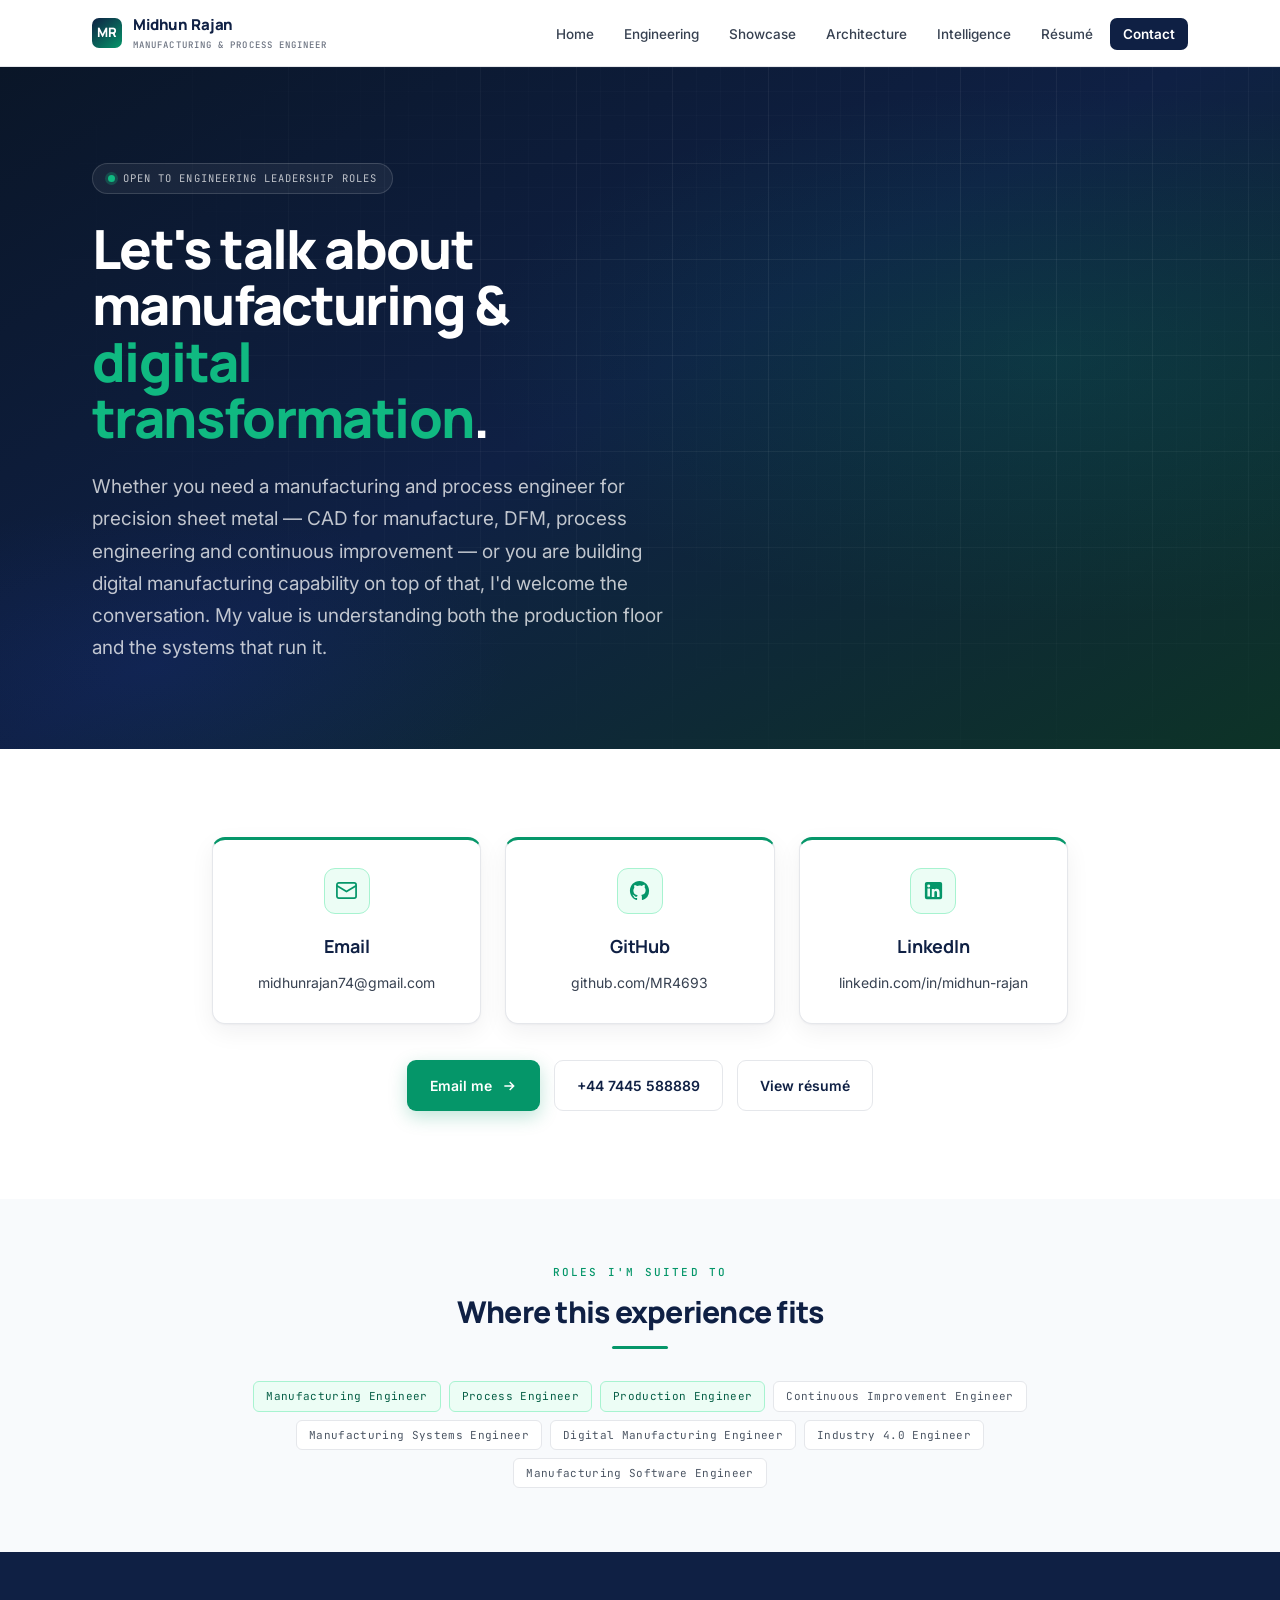
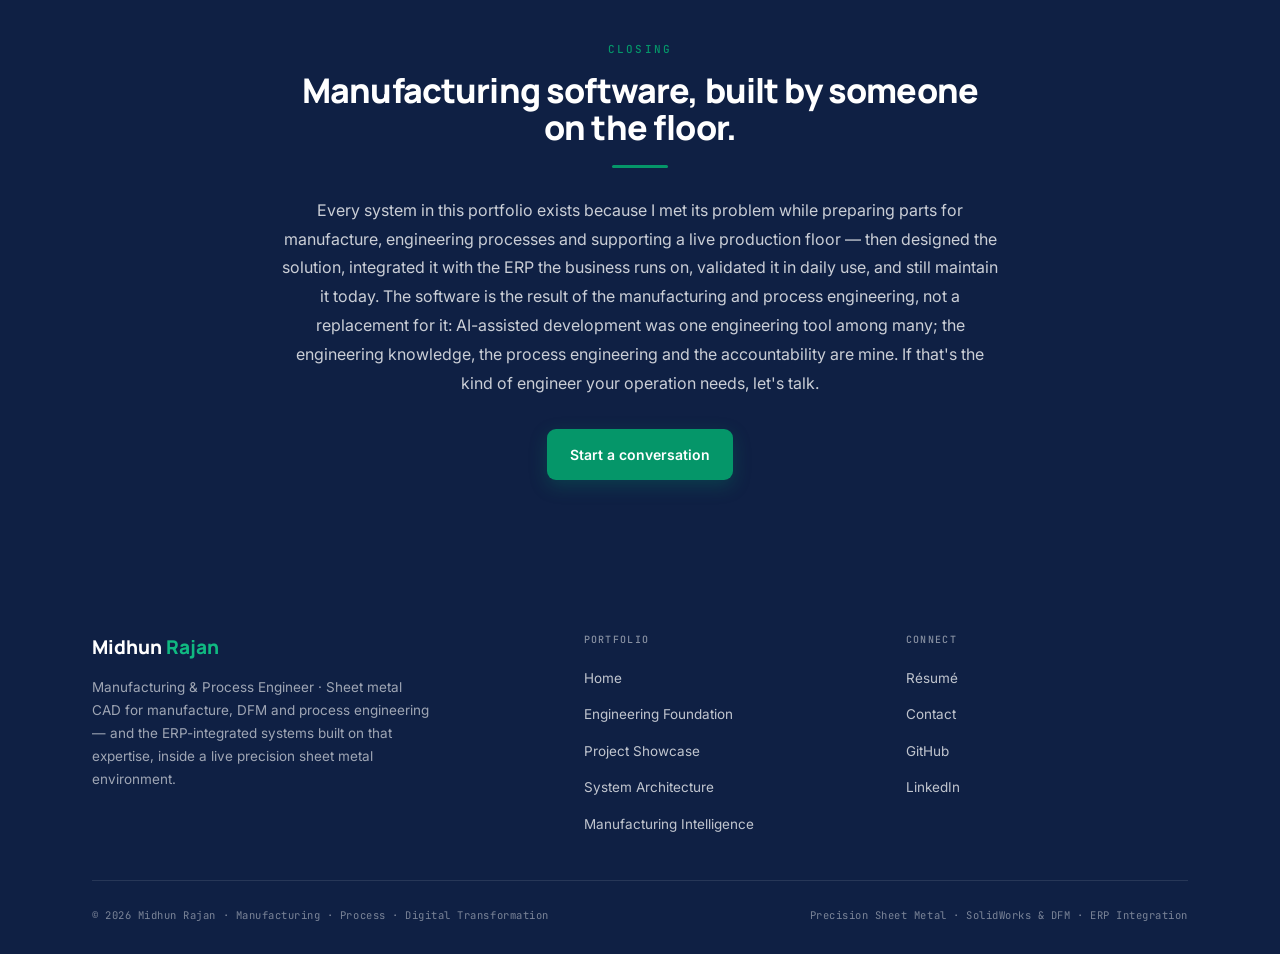
<file: contact.html>
<!DOCTYPE html>
<html lang="en">
<head>
<meta charset="UTF-8">
<meta name="viewport" content="width=device-width,initial-scale=1.0">
<title>Contact · Midhun Rajan — Manufacturing &amp; Process Engineer</title>
<meta name="description" content="Get in touch with Midhun Rajan — Manufacturing &amp; Process Engineer in precision sheet metal: CAD for manufacture and DFM, production and process engineering, continuous improvement, and the ERP-integrated systems built on that expertise. Email, GitHub and LinkedIn.">
<link rel="preconnect" href="https://fonts.googleapis.com">
<link rel="preconnect" href="https://fonts.gstatic.com" crossorigin>
<link href="https://fonts.googleapis.com/css2?family=Inter:wght@300;400;500;600;700&family=Manrope:wght@500;600;700;800&family=JetBrains+Mono:wght@400;500&display=swap" rel="stylesheet">
<meta name="theme-color" content="#0F2044">
<link rel="icon" type="image/svg+xml" href="assets/favicon.svg">
<link rel="icon" type="image/png" sizes="32x32" href="assets/favicon-32.png">
<link rel="icon" type="image/png" sizes="16x16" href="assets/favicon-16.png">
<link rel="icon" href="assets/favicon.ico" sizes="any">
<link rel="apple-touch-icon" href="assets/apple-touch-icon.png">
<link rel="manifest" href="assets/site.webmanifest">
<link rel="stylesheet" href="assets/site.css">
</head>
<body>
<a href="#main" class="skip">Skip to content</a>

<header class="site-head">
  <nav class="nav" aria-label="Primary">
    <a class="brand" href="index.html"><span class="brand-mark">MR</span><span>Midhun Rajan<small>Manufacturing &amp; Process Engineer</small></span></a>
    <button class="nav-toggle" aria-label="Toggle navigation" aria-expanded="false" aria-controls="navlinks"><svg viewBox="0 0 24 24" fill="none" stroke="currentColor" stroke-width="2"><line x1="3" y1="6" x2="21" y2="6"/><line x1="3" y1="12" x2="21" y2="12"/><line x1="3" y1="18" x2="21" y2="18"/></svg></button>
    <ul class="nav-links" id="navlinks">
      <li><a href="index.html">Home</a></li>
      <li><a href="engineering.html">Engineering</a></li>
      <li><a href="showcase.html">Showcase</a></li>
      <li><a href="architecture.html">Architecture</a></li>
      <li><a href="intelligence.html">Intelligence</a></li>
      <li><a href="resume.html">Résumé</a></li>
      <li><a href="contact.html" class="nav-cta" aria-current="page">Contact</a></li>
    </ul>
  </nav>
</header>

<main id="main">

<section class="hero" style="padding:96px 0 84px">
  <div class="wrap">
    <span class="hero-badge">Open to Engineering Leadership Roles</span>
    <h1 style="font-size:clamp(32px,5vw,54px)">Let's talk about<br>manufacturing &amp; <em>digital transformation</em>.</h1>
    <p class="hero-sub">Whether you need a manufacturing and process engineer for precision sheet metal — CAD for manufacture, DFM, process engineering and continuous improvement — or you are building digital manufacturing capability on top of that, I'd welcome the conversation. My value is understanding both the production floor and the systems that run it.</p>
  </div>
</section>

<section class="section">
  <div class="wrap" style="max-width:920px">
    <div class="grid g-3">
      <a href="mailto:midhunrajan74@gmail.com" class="card card--top" style="text-align:center;display:block">
        <div class="card-icon" style="margin:0 auto 18px"><svg viewBox="0 0 24 24" fill="none" stroke="currentColor" stroke-width="1.8"><rect x="2" y="4" width="20" height="16" rx="2"/><path d="M22 7l-10 6L2 7"/></svg></div>
        <h3>Email</h3>
        <p style="word-break:break-word">midhunrajan74@gmail.com</p>
      </a>
      <a href="https://github.com/MR4693" rel="noopener" target="_blank" class="card card--top" style="text-align:center;display:block">
        <div class="card-icon" style="margin:0 auto 18px"><svg viewBox="0 0 24 24" fill="currentColor"><path d="M12 2C6.48 2 2 6.58 2 12.25c0 4.53 2.87 8.37 6.84 9.73.5.1.68-.22.68-.49l-.01-1.7c-2.78.62-3.37-1.37-3.37-1.37-.46-1.18-1.11-1.49-1.11-1.49-.91-.64.07-.62.07-.62 1 .07 1.53 1.06 1.53 1.06.89 1.56 2.34 1.11 2.91.85.09-.66.35-1.11.63-1.36-2.22-.26-4.55-1.14-4.55-5.07 0-1.12.39-2.03 1.03-2.75-.1-.26-.45-1.3.1-2.71 0 0 .84-.28 2.75 1.05A9.36 9.36 0 0 1 12 6.84c.85 0 1.71.12 2.51.34 1.91-1.33 2.75-1.05 2.75-1.05.55 1.41.2 2.45.1 2.71.64.72 1.03 1.63 1.03 2.75 0 3.94-2.34 4.81-4.57 5.06.36.32.68.94.68 1.9l-.01 2.81c0 .27.18.6.69.49A10.02 10.02 0 0 0 22 12.25C22 6.58 17.52 2 12 2z"/></svg></div>
        <h3>GitHub</h3>
        <p>github.com/MR4693</p>
      </a>
      <a href="https://www.linkedin.com/in/midhun-rajan-09a006145" rel="noopener" target="_blank" class="card card--top" style="text-align:center;display:block">
        <div class="card-icon" style="margin:0 auto 18px"><svg viewBox="0 0 24 24" fill="currentColor"><path d="M19 3a2 2 0 0 1 2 2v14a2 2 0 0 1-2 2H5a2 2 0 0 1-2-2V5a2 2 0 0 1 2-2h14zM8.34 18.34V9.99H5.67v8.35h2.67zM7 8.81a1.55 1.55 0 1 0 0-3.1 1.55 1.55 0 0 0 0 3.1zm11.34 9.53v-4.57c0-2.45-1.31-3.59-3.06-3.59-1.41 0-2.04.78-2.39 1.32v-1.13h-2.67c.04.75 0 8.35 0 8.35h2.67v-4.66c0-.24.02-.48.09-.65.19-.48.63-.97 1.36-.97.96 0 1.34.73 1.34 1.8v4.48h2.66z"/></svg></div>
        <h3>LinkedIn</h3>
        <p>linkedin.com/in/midhun-rajan</p>
      </a>
    </div>

    <div style="display:flex;gap:14px;justify-content:center;flex-wrap:wrap;margin-top:36px">
      <a href="mailto:midhunrajan74@gmail.com" class="btn btn-primary">Email me
        <svg width="16" height="16" viewBox="0 0 24 24" fill="none" stroke="currentColor" stroke-width="2.2"><path d="M5 12h14M13 6l6 6-6 6"/></svg>
      </a>
      <a href="tel:+447445588889" class="btn btn-outline">+44 7445 588889</a>
      <a href="resume.html" class="btn btn-outline">View résumé</a>
    </div>
  </div>
</section>

<!-- ── ROLES FIT ──────────────────────────────────────── -->
<section class="section--tight bg-alt">
  <div class="wrap" style="max-width:920px">
    <div class="eyebrow center">Roles I'm Suited To</div>
    <h2 class="h-sec center" style="font-size:clamp(22px,3vw,30px)">Where this experience fits</h2>
    <div class="rule" style="margin:18px auto 32px"></div>
    <div class="chips" style="justify-content:center">
      <span class="chip chip--green">Manufacturing Engineer</span>
      <span class="chip chip--green">Process Engineer</span>
      <span class="chip chip--green">Production Engineer</span>
      <span class="chip">Continuous Improvement Engineer</span>
      <span class="chip">Manufacturing Systems Engineer</span>
      <span class="chip">Digital Manufacturing Engineer</span>
      <span class="chip">Industry 4.0 Engineer</span>
      <span class="chip">Manufacturing Software Engineer</span>
    </div>
  </div>
</section>

<!-- ── CLOSING STATEMENT ──────────────────────────────── -->
<section class="section bg-navy">
  <div class="wrap center" style="max-width:780px">
    <div class="eyebrow">Closing</div>
    <h2 class="h-sec h-sec--wh" style="font-size:clamp(24px,3.4vw,34px)">Manufacturing software, built by someone on the floor.</h2>
    <div class="rule" style="margin:18px auto 28px"></div>
    <p class="lead lead--wh" style="margin:0 auto">Every system in this portfolio exists because I met its problem while preparing parts for manufacture, engineering processes and supporting a live production floor — then designed the solution, integrated it with the ERP the business runs on, validated it in daily use, and still maintain it today. The software is the result of the manufacturing and process engineering, not a replacement for it: AI-assisted development was one engineering tool among many; the engineering knowledge, the process engineering and the accountability are mine. If that's the kind of engineer your operation needs, let's talk.</p>
    <div style="margin-top:32px">
      <a href="mailto:midhunrajan74@gmail.com" class="btn btn-primary">Start a conversation</a>
    </div>
  </div>
</section>

</main>

<footer class="site-foot">
  <div class="wrap">
    <div class="foot-top">
      <div><div class="foot-brand">Midhun <span>Rajan</span></div><p>Manufacturing &amp; Process Engineer · Sheet metal CAD for manufacture, DFM and process engineering — and the ERP-integrated systems built on that expertise, inside a live precision sheet metal environment.</p></div>
      <div class="foot-col"><h6>Portfolio</h6><ul><li><a href="index.html">Home</a></li><li><a href="engineering.html">Engineering Foundation</a></li><li><a href="showcase.html">Project Showcase</a></li><li><a href="architecture.html">System Architecture</a></li><li><a href="intelligence.html">Manufacturing Intelligence</a></li></ul></div>
      <div class="foot-col"><h6>Connect</h6><ul><li><a href="resume.html">Résumé</a></li><li><a href="contact.html">Contact</a></li><li><a href="https://github.com/MR4693" rel="noopener" target="_blank">GitHub</a></li><li><a href="https://www.linkedin.com/in/midhun-rajan-09a006145" rel="noopener" target="_blank">LinkedIn</a></li></ul></div>
    </div>
    <div class="foot-bottom"><p>© 2026 Midhun Rajan · Manufacturing · Process · Digital Transformation</p><p>Precision Sheet Metal · SolidWorks &amp; DFM · ERP Integration</p></div>
  </div>
</footer>
<script src="assets/site.js"></script>
</body>
</html>
</file>
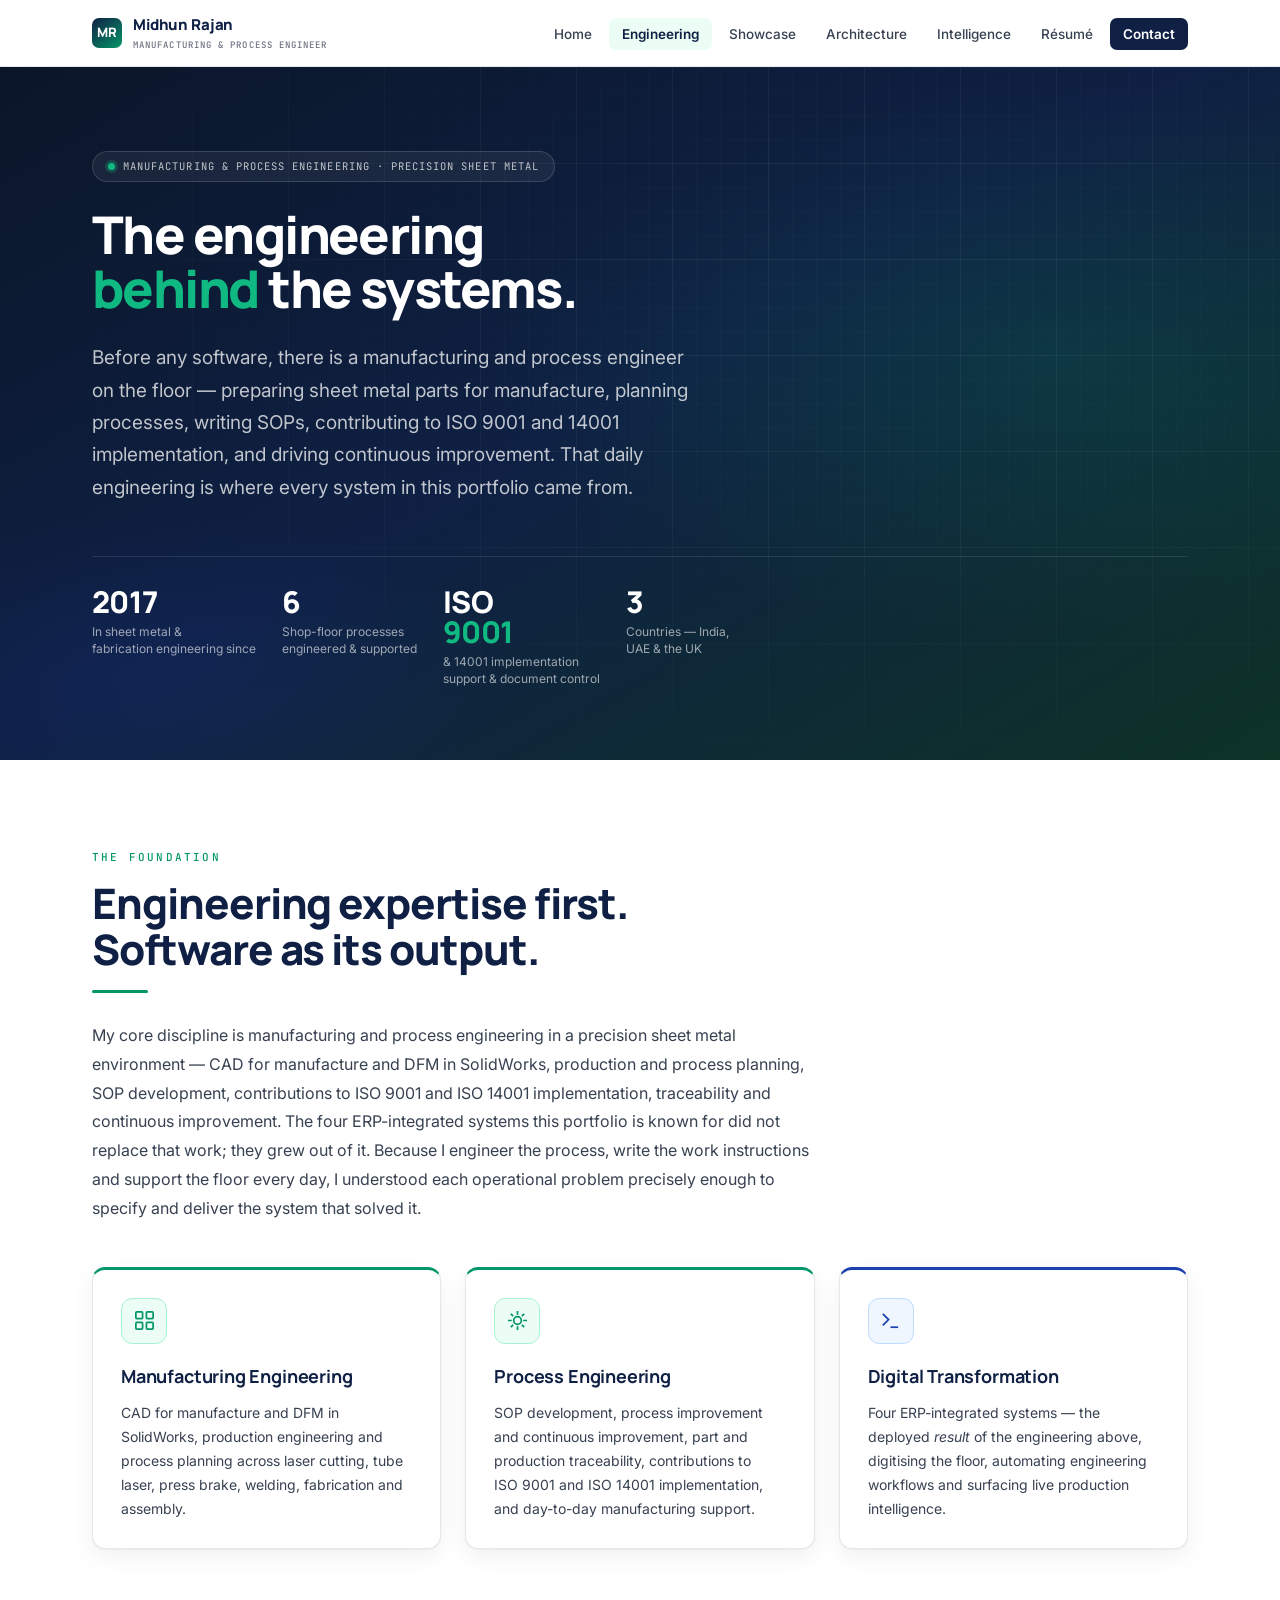
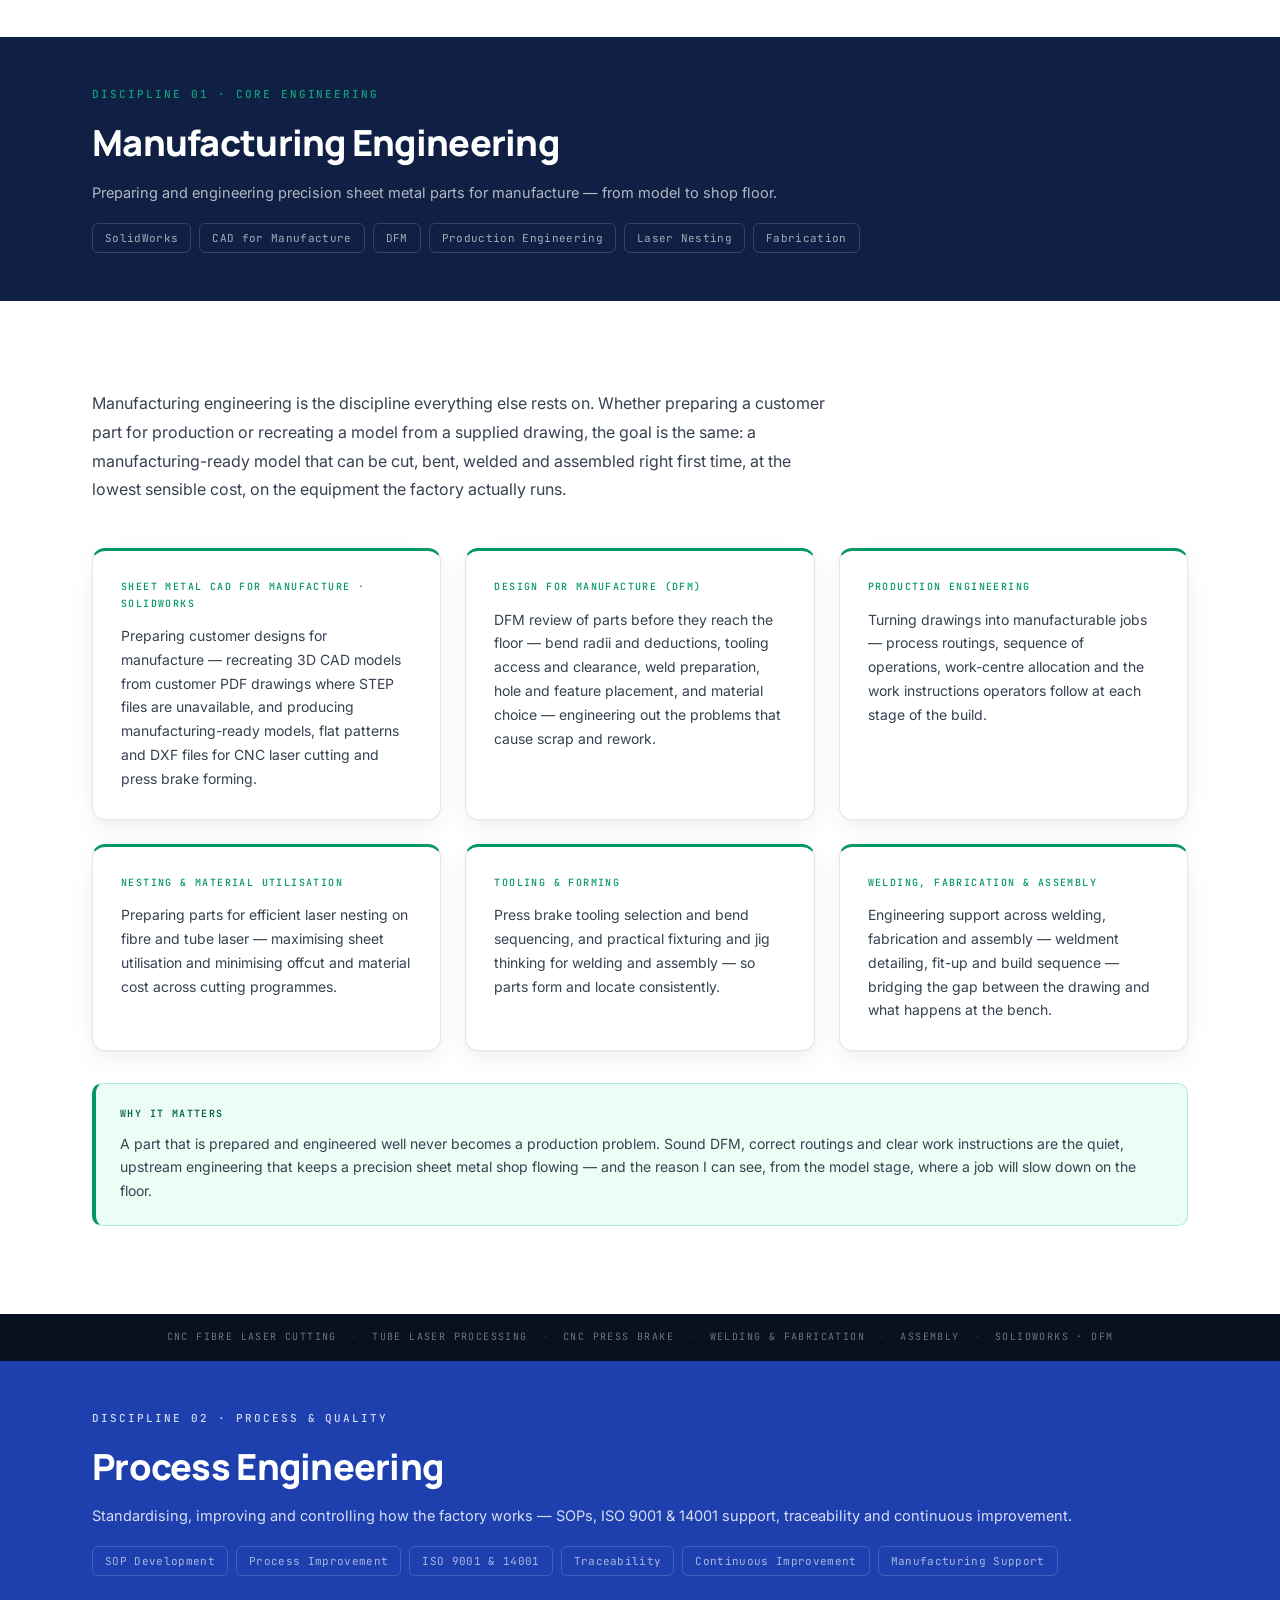
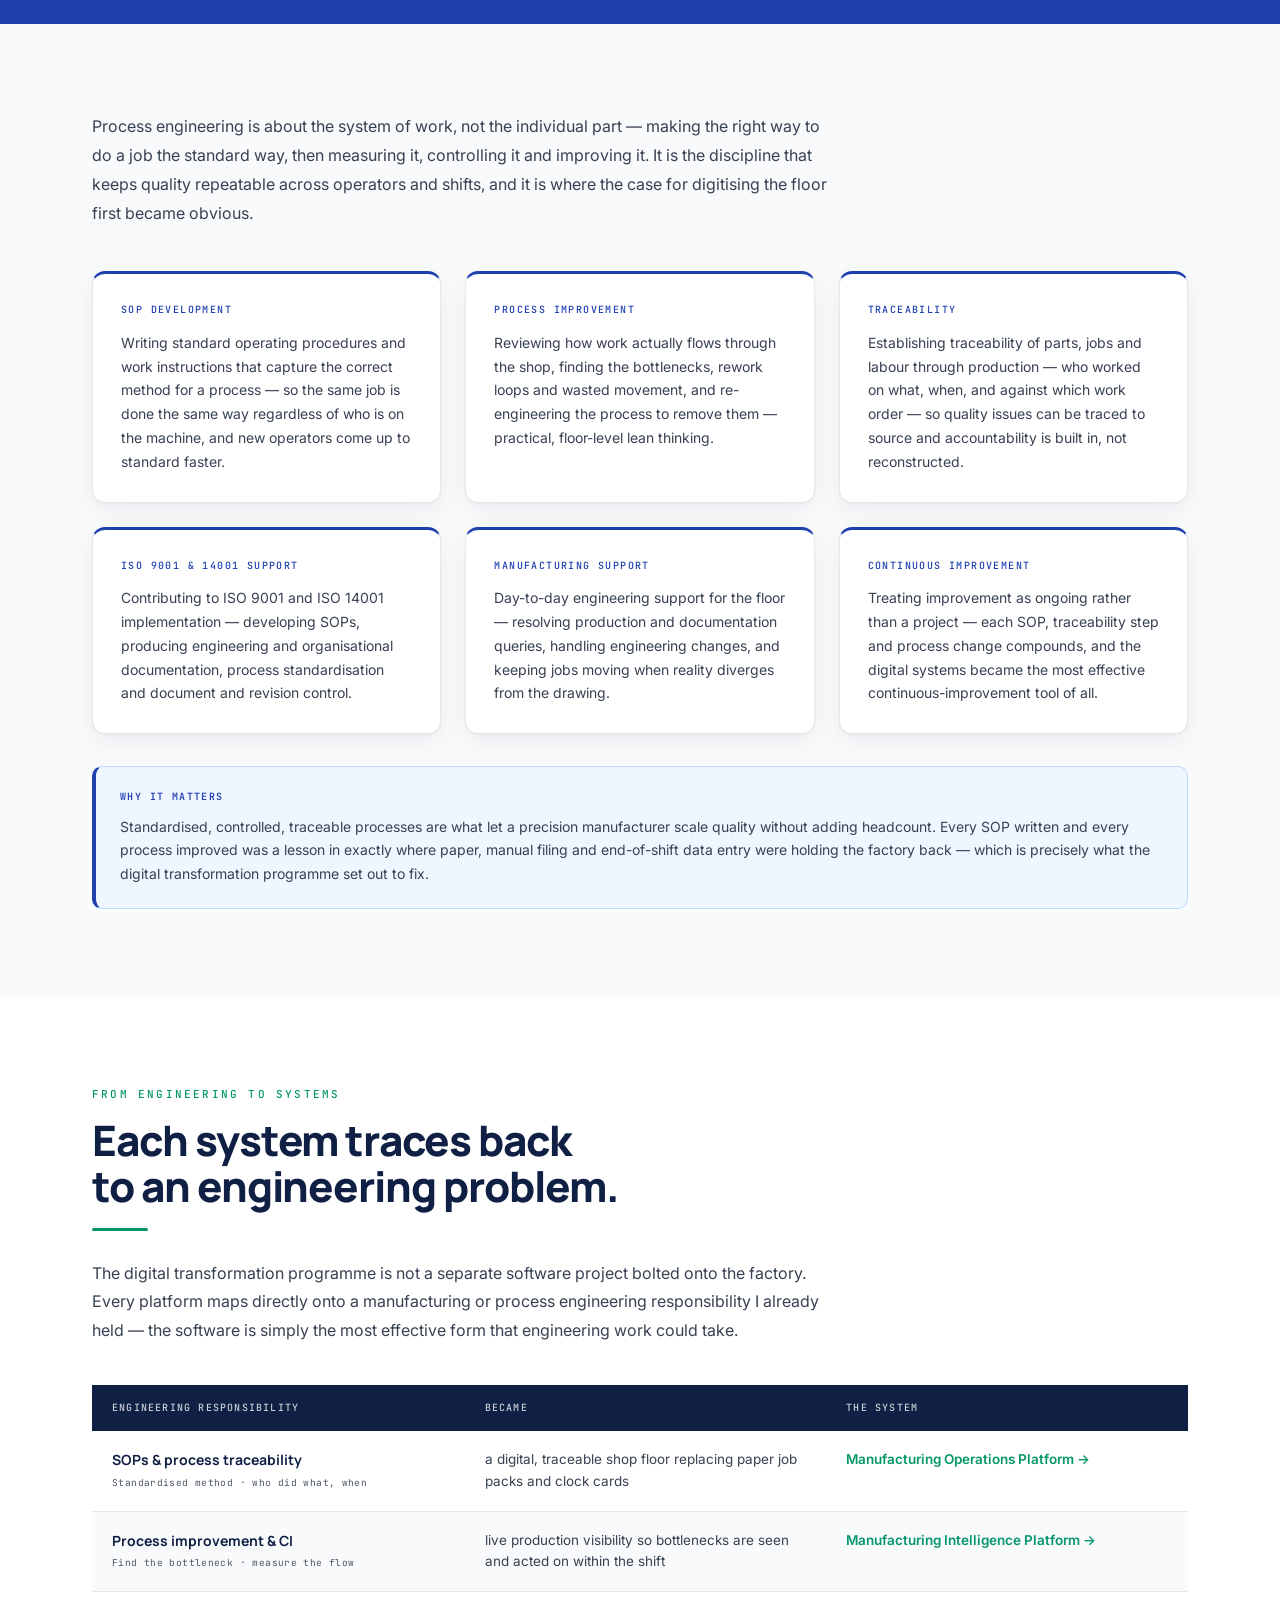
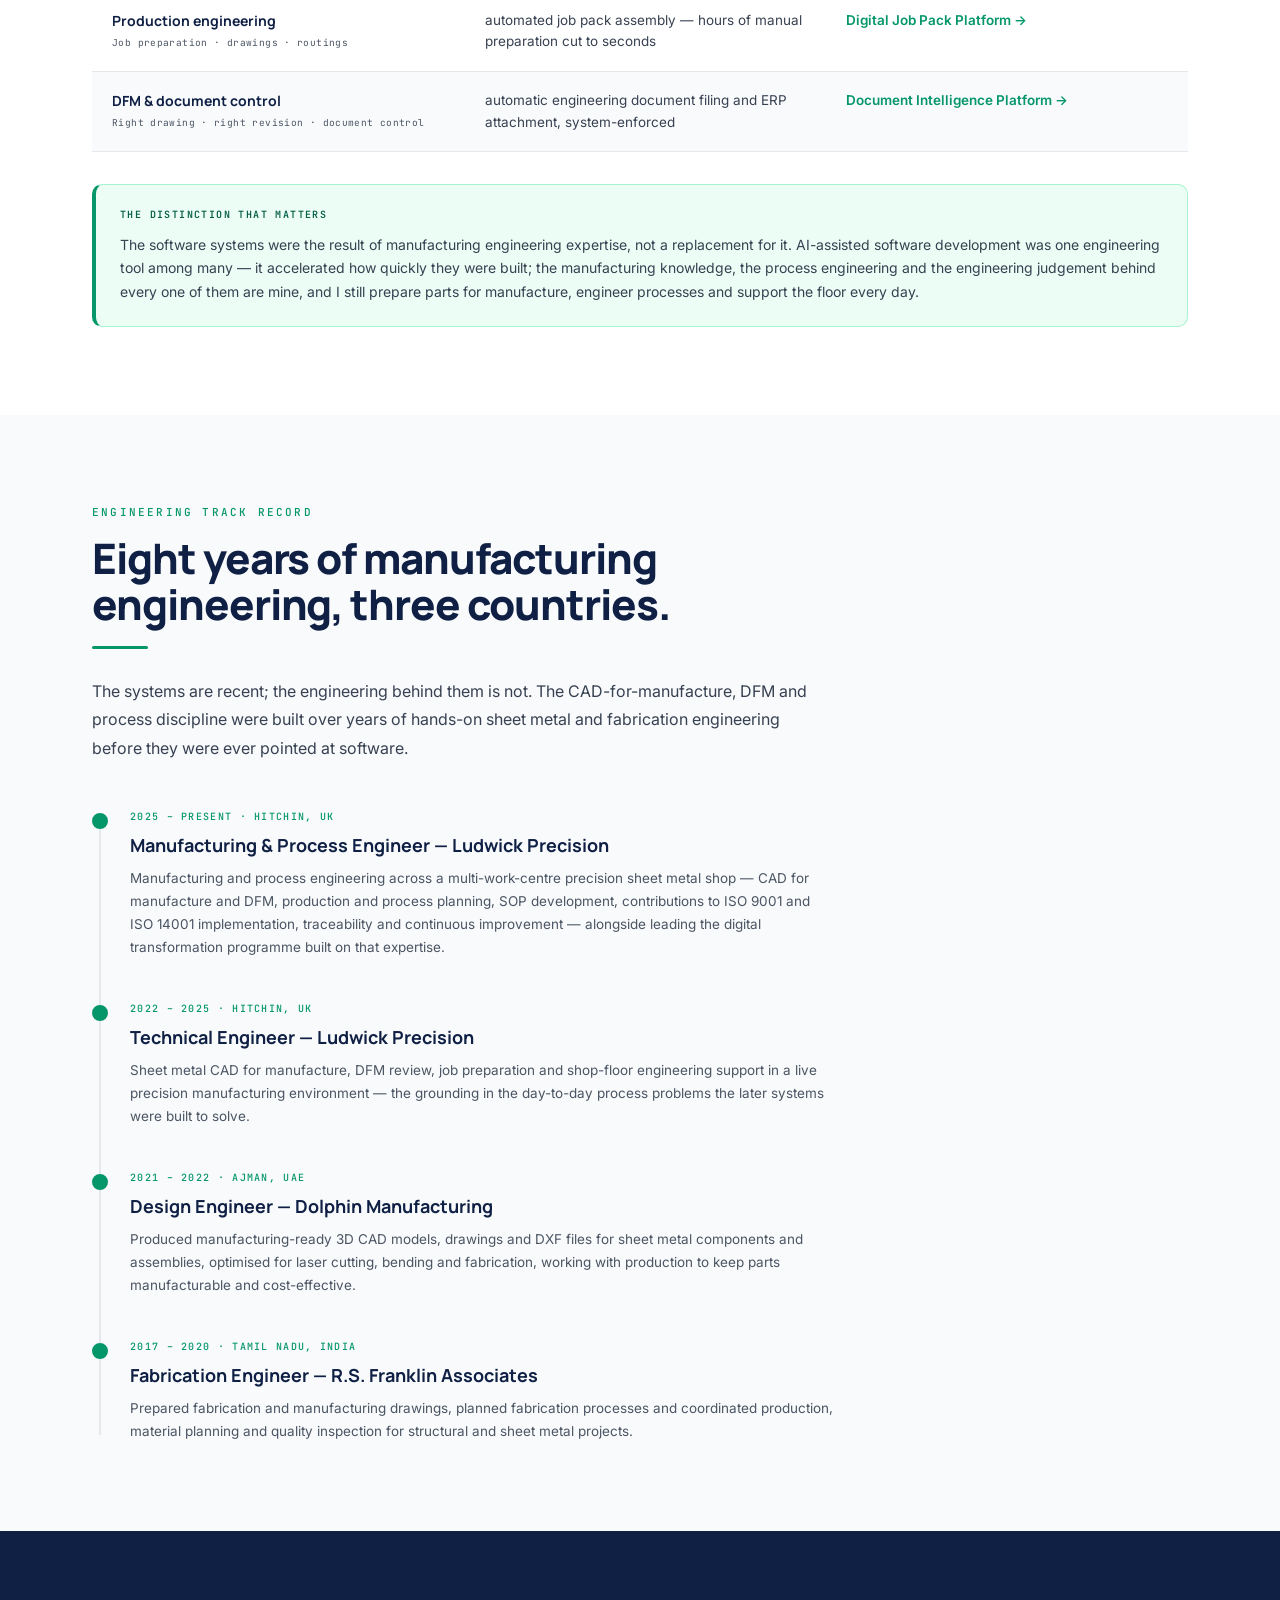
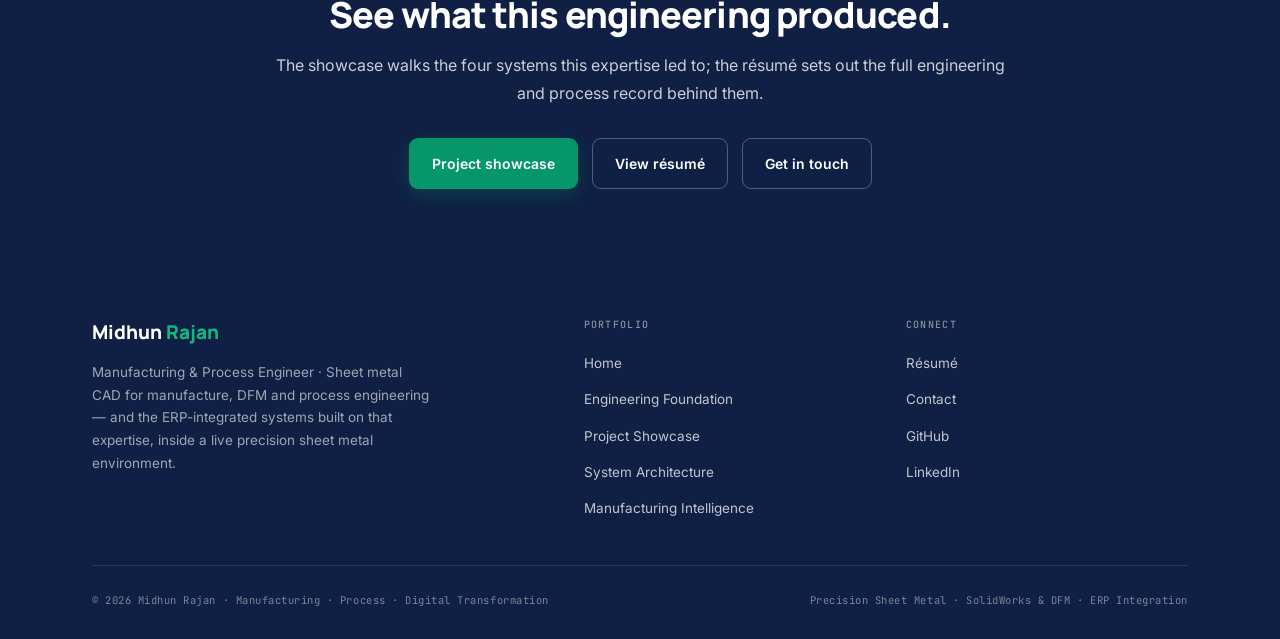
<file: engineering.html>
<!DOCTYPE html>
<html lang="en">
<head>
<meta charset="UTF-8">
<meta name="viewport" content="width=device-width,initial-scale=1.0">
<title>Engineering Foundation · Midhun Rajan — Manufacturing &amp; Process Engineer</title>
<meta name="description" content="The manufacturing and process engineering behind the systems — CAD for manufacture and DFM in SolidWorks, production engineering, SOP development, contributions to ISO 9001 and 14001 implementation, traceability, process improvement and continuous improvement across a live precision sheet metal environment.">
<meta name="author" content="Midhun Rajan">
<meta property="og:title" content="Engineering Foundation · Midhun Rajan">
<meta property="og:description" content="Manufacturing and process engineering across a live precision sheet metal factory — the expertise the digital transformation programme was built on.">
<meta property="og:type" content="website">
<link rel="preconnect" href="https://fonts.googleapis.com">
<link rel="preconnect" href="https://fonts.gstatic.com" crossorigin>
<link href="https://fonts.googleapis.com/css2?family=Inter:wght@300;400;500;600;700&family=Manrope:wght@500;600;700;800&family=JetBrains+Mono:wght@400;500&display=swap" rel="stylesheet">
<meta name="theme-color" content="#0F2044">
<link rel="icon" type="image/svg+xml" href="assets/favicon.svg">
<link rel="icon" type="image/png" sizes="32x32" href="assets/favicon-32.png">
<link rel="icon" type="image/png" sizes="16x16" href="assets/favicon-16.png">
<link rel="icon" href="assets/favicon.ico" sizes="any">
<link rel="apple-touch-icon" href="assets/apple-touch-icon.png">
<link rel="manifest" href="assets/site.webmanifest">
<link rel="stylesheet" href="assets/site.css">
</head>
<body>
<a href="#main" class="skip">Skip to content</a>

<header class="site-head">
  <nav class="nav" aria-label="Primary">
    <a class="brand" href="index.html"><span class="brand-mark">MR</span><span>Midhun Rajan<small>Manufacturing &amp; Process Engineer</small></span></a>
    <button class="nav-toggle" aria-label="Toggle navigation" aria-expanded="false" aria-controls="navlinks"><svg viewBox="0 0 24 24" fill="none" stroke="currentColor" stroke-width="2"><line x1="3" y1="6" x2="21" y2="6"/><line x1="3" y1="12" x2="21" y2="12"/><line x1="3" y1="18" x2="21" y2="18"/></svg></button>
    <ul class="nav-links" id="navlinks">
      <li><a href="index.html">Home</a></li>
      <li><a href="engineering.html" aria-current="page">Engineering</a></li>
      <li><a href="showcase.html">Showcase</a></li>
      <li><a href="architecture.html">Architecture</a></li>
      <li><a href="intelligence.html">Intelligence</a></li>
      <li><a href="resume.html">Résumé</a></li>
      <li><a href="contact.html" class="nav-cta">Contact</a></li>
    </ul>
  </nav>
</header>

<main id="main">

<!-- ── HERO ───────────────────────────────────────────── -->
<section class="hero" style="padding:84px 0 72px">
  <div class="wrap">
    <span class="hero-badge">Manufacturing &amp; Process Engineering · Precision Sheet Metal</span>
    <h1 style="font-size:clamp(32px,5vw,52px)">The engineering<br><em>behind</em> the systems.</h1>
    <p class="hero-sub">Before any software, there is a manufacturing and process engineer on the floor — preparing sheet metal parts for manufacture, planning processes, writing SOPs, contributing to ISO 9001 and 14001 implementation, and driving continuous improvement. That daily engineering is where every system in this portfolio came from.</p>
    <div class="hero-meta">
      <div><div class="n">2017</div><div class="l">In sheet metal &amp;<br>fabrication engineering since</div></div>
      <div><div class="n">6</div><div class="l">Shop-floor processes<br>engineered &amp; supported</div></div>
      <div><div class="n">ISO<br><span>9001</span></div><div class="l">&amp; 14001 implementation<br>support &amp; document control</div></div>
      <div><div class="n">3</div><div class="l">Countries — India,<br>UAE &amp; the UK</div></div>
    </div>
  </div>
</section>

<!-- ── FOUNDATION THESIS ──────────────────────────────── -->
<section class="section">
  <div class="wrap">
    <div class="eyebrow">The Foundation</div>
    <h2 class="h-sec">Engineering expertise first.<br>Software as its output.</h2>
    <div class="rule"></div>
    <p class="lead">My core discipline is manufacturing and process engineering in a precision sheet metal environment — CAD for manufacture and DFM in SolidWorks, production and process planning, SOP development, contributions to ISO&nbsp;9001 and ISO&nbsp;14001 implementation, traceability and continuous improvement. The four ERP-integrated systems this portfolio is known for did not replace that work; they grew out of it. Because I engineer the process, write the work instructions and support the floor every day, I understood each operational problem precisely enough to specify and deliver the system that solved it.</p>
    <div class="grid g-3" style="margin-top:44px">
      <div class="card card--top">
        <div class="card-icon"><svg viewBox="0 0 24 24" fill="none" stroke="currentColor" stroke-width="1.8"><rect x="3" y="3" width="7" height="7" rx="1"/><rect x="14" y="3" width="7" height="7" rx="1"/><rect x="3" y="14" width="7" height="7" rx="1"/><rect x="14" y="14" width="7" height="7" rx="1"/></svg></div>
        <h3>Manufacturing Engineering</h3>
        <p>CAD for manufacture and DFM in SolidWorks, production engineering and process planning across laser cutting, tube laser, press brake, welding, fabrication and assembly.</p>
      </div>
      <div class="card card--top">
        <div class="card-icon"><svg viewBox="0 0 24 24" fill="none" stroke="currentColor" stroke-width="1.8"><path d="M12 2v4M12 18v4M2 12h4M18 12h4"/><circle cx="12" cy="12" r="4"/><path d="M5 5l2.5 2.5M16.5 16.5L19 19M19 5l-2.5 2.5M7.5 16.5L5 19"/></svg></div>
        <h3>Process Engineering</h3>
        <p>SOP development, process improvement and continuous improvement, part and production traceability, contributions to ISO&nbsp;9001 and ISO&nbsp;14001 implementation, and day-to-day manufacturing support.</p>
      </div>
      <div class="card card--topblue">
        <div class="card-icon" style="background:#EFF6FF;border-color:#BFDBFE;color:var(--blue)"><svg viewBox="0 0 24 24" fill="none" stroke="currentColor" stroke-width="1.8"><path d="M4 17l6-6-6-6"/><path d="M12 19h8"/></svg></div>
        <h3>Digital Transformation</h3>
        <p>Four ERP-integrated systems — the deployed <em>result</em> of the engineering above, digitising the floor, automating engineering workflows and surfacing live production intelligence.</p>
      </div>
    </div>
  </div>
</section>

<!-- ════════════════ MANUFACTURING ENGINEERING ════════════════ -->
<section class="band" id="manufacturing">
  <div class="wrap">
    <div class="num">Discipline 01 · Core Engineering</div>
    <h2>Manufacturing Engineering</h2>
    <p>Preparing and engineering precision sheet metal parts for manufacture — from model to shop floor.</p>
    <div class="chips" style="margin-top:18px">
      <span class="chip chip--dark">SolidWorks</span><span class="chip chip--dark">CAD for Manufacture</span><span class="chip chip--dark">DFM</span>
      <span class="chip chip--dark">Production Engineering</span><span class="chip chip--dark">Laser Nesting</span><span class="chip chip--dark">Fabrication</span>
    </div>
  </div>
</section>

<section class="section">
  <div class="wrap">
    <p class="lead" style="margin-bottom:44px">Manufacturing engineering is the discipline everything else rests on. Whether preparing a customer part for production or recreating a model from a supplied drawing, the goal is the same: a manufacturing-ready model that can be cut, bent, welded and assembled right first time, at the lowest sensible cost, on the equipment the factory actually runs.</p>
    <div class="grid g-3">
      <div class="card card--top">
        <div class="card-eyebrow">Sheet Metal CAD for Manufacture · SolidWorks</div>
        <p>Preparing customer designs for manufacture — recreating 3D CAD models from customer PDF drawings where STEP files are unavailable, and producing manufacturing-ready models, flat patterns and DXF files for CNC laser cutting and press brake forming.</p>
      </div>
      <div class="card card--top">
        <div class="card-eyebrow">Design for Manufacture (DFM)</div>
        <p>DFM review of parts before they reach the floor — bend radii and deductions, tooling access and clearance, weld preparation, hole and feature placement, and material choice — engineering out the problems that cause scrap and rework.</p>
      </div>
      <div class="card card--top">
        <div class="card-eyebrow">Production Engineering</div>
        <p>Turning drawings into manufacturable jobs — process routings, sequence of operations, work-centre allocation and the work instructions operators follow at each stage of the build.</p>
      </div>
      <div class="card card--top">
        <div class="card-eyebrow">Nesting &amp; Material Utilisation</div>
        <p>Preparing parts for efficient laser nesting on fibre and tube laser — maximising sheet utilisation and minimising offcut and material cost across cutting programmes.</p>
      </div>
      <div class="card card--top">
        <div class="card-eyebrow">Tooling &amp; Forming</div>
        <p>Press brake tooling selection and bend sequencing, and practical fixturing and jig thinking for welding and assembly — so parts form and locate consistently.</p>
      </div>
      <div class="card card--top">
        <div class="card-eyebrow">Welding, Fabrication &amp; Assembly</div>
        <p>Engineering support across welding, fabrication and assembly — weldment detailing, fit-up and build sequence — bridging the gap between the drawing and what happens at the bench.</p>
      </div>
    </div>
    <div class="callout callout--green" style="margin-top:32px">
      <h4>Why it matters</h4>
      <p>A part that is prepared and engineered well never becomes a production problem. Sound DFM, correct routings and clear work instructions are the quiet, upstream engineering that keeps a precision sheet metal shop flowing — and the reason I can see, from the model stage, where a job will slow down on the floor.</p>
    </div>
  </div>
</section>

<div class="mfg-strip"><div class="wrap"><span>CNC Fibre Laser Cutting</span><span class="sep">·</span><span>Tube Laser Processing</span><span class="sep">·</span><span>CNC Press Brake</span><span class="sep">·</span><span>Welding &amp; Fabrication</span><span class="sep">·</span><span>Assembly</span><span class="sep">·</span><span>SolidWorks · DFM</span></div></div>

<!-- ════════════════ PROCESS ENGINEERING ════════════════ -->
<section class="band" id="process" style="background:var(--blue)">
  <div class="wrap">
    <div class="num" style="color:rgba(255,255,255,.8)">Discipline 02 · Process &amp; Quality</div>
    <h2>Process Engineering</h2>
    <p style="color:rgba(255,255,255,.82)">Standardising, improving and controlling how the factory works — SOPs, ISO 9001 &amp; 14001 support, traceability and continuous improvement.</p>
    <div class="chips" style="margin-top:18px">
      <span class="chip chip--dark">SOP Development</span><span class="chip chip--dark">Process Improvement</span><span class="chip chip--dark">ISO 9001 &amp; 14001</span>
      <span class="chip chip--dark">Traceability</span><span class="chip chip--dark">Continuous Improvement</span><span class="chip chip--dark">Manufacturing Support</span>
    </div>
  </div>
</section>

<section class="section bg-alt">
  <div class="wrap">
    <p class="lead" style="margin-bottom:44px">Process engineering is about the system of work, not the individual part — making the right way to do a job the standard way, then measuring it, controlling it and improving it. It is the discipline that keeps quality repeatable across operators and shifts, and it is where the case for digitising the floor first became obvious.</p>
    <div class="grid g-3">
      <div class="card card--topblue">
        <div class="card-eyebrow" style="color:var(--blue)">SOP Development</div>
        <p>Writing standard operating procedures and work instructions that capture the correct method for a process — so the same job is done the same way regardless of who is on the machine, and new operators come up to standard faster.</p>
      </div>
      <div class="card card--topblue">
        <div class="card-eyebrow" style="color:var(--blue)">Process Improvement</div>
        <p>Reviewing how work actually flows through the shop, finding the bottlenecks, rework loops and wasted movement, and re-engineering the process to remove them — practical, floor-level lean thinking.</p>
      </div>
      <div class="card card--topblue">
        <div class="card-eyebrow" style="color:var(--blue)">Traceability</div>
        <p>Establishing traceability of parts, jobs and labour through production — who worked on what, when, and against which work order — so quality issues can be traced to source and accountability is built in, not reconstructed.</p>
      </div>
      <div class="card card--topblue">
        <div class="card-eyebrow" style="color:var(--blue)">ISO 9001 &amp; 14001 Support</div>
        <p>Contributing to ISO&nbsp;9001 and ISO&nbsp;14001 implementation — developing SOPs, producing engineering and organisational documentation, process standardisation and document and revision control.</p>
      </div>
      <div class="card card--topblue">
        <div class="card-eyebrow" style="color:var(--blue)">Manufacturing Support</div>
        <p>Day-to-day engineering support for the floor — resolving production and documentation queries, handling engineering changes, and keeping jobs moving when reality diverges from the drawing.</p>
      </div>
      <div class="card card--topblue">
        <div class="card-eyebrow" style="color:var(--blue)">Continuous Improvement</div>
        <p>Treating improvement as ongoing rather than a project — each SOP, traceability step and process change compounds, and the digital systems became the most effective continuous-improvement tool of all.</p>
      </div>
    </div>
    <div class="callout" style="margin-top:32px">
      <h4>Why it matters</h4>
      <p>Standardised, controlled, traceable processes are what let a precision manufacturer scale quality without adding headcount. Every SOP written and every process improved was a lesson in exactly where paper, manual filing and end-of-shift data entry were holding the factory back — which is precisely what the digital transformation programme set out to fix.</p>
    </div>
  </div>
</section>

<!-- ════════════════ THE BRIDGE ════════════════ -->
<section class="section">
  <div class="wrap">
    <div class="eyebrow">From Engineering to Systems</div>
    <h2 class="h-sec">Each system traces back<br>to an engineering problem.</h2>
    <div class="rule"></div>
    <p class="lead" style="margin-bottom:40px">The digital transformation programme is not a separate software project bolted onto the factory. Every platform maps directly onto a manufacturing or process engineering responsibility I already held — the software is simply the most effective form that engineering work could take.</p>
    <div style="overflow-x:auto">
    <table class="tbl">
      <thead><tr><th style="width:34%">Engineering responsibility</th><th style="width:33%">Became</th><th style="width:33%">The system</th></tr></thead>
      <tbody>
        <tr>
          <td><div class="sys-name">SOPs &amp; process traceability</div><div class="sys-stack">Standardised method · who did what, when</div></td>
          <td>a digital, traceable shop floor replacing paper job packs and clock cards</td>
          <td><a href="showcase.html#mop" style="color:var(--green);font-weight:600">Manufacturing Operations Platform →</a></td>
        </tr>
        <tr>
          <td><div class="sys-name">Process improvement &amp; CI</div><div class="sys-stack">Find the bottleneck · measure the flow</div></td>
          <td>live production visibility so bottlenecks are seen and acted on within the shift</td>
          <td><a href="intelligence.html" style="color:var(--green);font-weight:600">Manufacturing Intelligence Platform →</a></td>
        </tr>
        <tr>
          <td><div class="sys-name">Production engineering</div><div class="sys-stack">Job preparation · drawings · routings</div></td>
          <td>automated job pack assembly — hours of manual preparation cut to seconds</td>
          <td><a href="showcase.html#jpa" style="color:var(--green);font-weight:600">Digital Job Pack Platform →</a></td>
        </tr>
        <tr>
          <td><div class="sys-name">DFM &amp; document control</div><div class="sys-stack">Right drawing · right revision · document control</div></td>
          <td>automatic engineering document filing and ERP attachment, system-enforced</td>
          <td><a href="showcase.html#dms" style="color:var(--green);font-weight:600">Document Intelligence Platform →</a></td>
        </tr>
      </tbody>
    </table>
    </div>
    <div class="callout callout--green" style="margin-top:32px">
      <h4>The distinction that matters</h4>
      <p>The software systems were the result of manufacturing engineering expertise, not a replacement for it. AI-assisted software development was one engineering tool among many — it accelerated how quickly they were built; the manufacturing knowledge, the process engineering and the engineering judgement behind every one of them are mine, and I still prepare parts for manufacture, engineer processes and support the floor every day.</p>
    </div>
  </div>
</section>

<!-- ── EXPERIENCE ARC ─────────────────────────────────── -->
<section class="section bg-alt">
  <div class="wrap">
    <div class="eyebrow">Engineering Track Record</div>
    <h2 class="h-sec">Eight years of manufacturing<br>engineering, three countries.</h2>
    <div class="rule"></div>
    <p class="lead" style="margin-bottom:46px">The systems are recent; the engineering behind them is not. The CAD-for-manufacture, DFM and process discipline were built over years of hands-on sheet metal and fabrication engineering before they were ever pointed at software.</p>
    <div class="timeline">
      <div class="tl-item">
        <div class="tl-dot tl-dot--live"></div>
        <div class="tl-phase">2025 – Present · Hitchin, UK</div>
        <div class="tl-name">Manufacturing &amp; Process Engineer — Ludwick Precision</div>
        <div class="tl-desc">Manufacturing and process engineering across a multi-work-centre precision sheet metal shop — CAD for manufacture and DFM, production and process planning, SOP development, contributions to ISO&nbsp;9001 and ISO&nbsp;14001 implementation, traceability and continuous improvement — alongside leading the digital transformation programme built on that expertise.</div>
      </div>
      <div class="tl-item">
        <div class="tl-dot tl-dot--live"></div>
        <div class="tl-phase">2022 – 2025 · Hitchin, UK</div>
        <div class="tl-name">Technical Engineer — Ludwick Precision</div>
        <div class="tl-desc">Sheet metal CAD for manufacture, DFM review, job preparation and shop-floor engineering support in a live precision manufacturing environment — the grounding in the day-to-day process problems the later systems were built to solve.</div>
      </div>
      <div class="tl-item">
        <div class="tl-dot tl-dot--live"></div>
        <div class="tl-phase">2021 – 2022 · Ajman, UAE</div>
        <div class="tl-name">Design Engineer — Dolphin Manufacturing</div>
        <div class="tl-desc">Produced manufacturing-ready 3D CAD models, drawings and DXF files for sheet metal components and assemblies, optimised for laser cutting, bending and fabrication, working with production to keep parts manufacturable and cost-effective.</div>
      </div>
      <div class="tl-item">
        <div class="tl-dot tl-dot--live"></div>
        <div class="tl-phase">2017 – 2020 · Tamil Nadu, India</div>
        <div class="tl-name">Fabrication Engineer — R.S. Franklin Associates</div>
        <div class="tl-desc">Prepared fabrication and manufacturing drawings, planned fabrication processes and coordinated production, material planning and quality inspection for structural and sheet metal projects.</div>
      </div>
    </div>
  </div>
</section>

<!-- ── CTA ────────────────────────────────────────────── -->
<section class="section--tight bg-navy">
  <div class="wrap center">
    <h2 class="h-sec h-sec--wh" style="font-size:clamp(24px,3.4vw,36px)">See what this engineering produced.</h2>
    <p class="lead lead--wh" style="margin:16px auto 30px">The showcase walks the four systems this expertise led to; the résumé sets out the full engineering and process record behind them.</p>
    <div style="display:flex;gap:14px;justify-content:center;flex-wrap:wrap">
      <a href="showcase.html" class="btn btn-primary">Project showcase</a>
      <a href="resume.html" class="btn btn-ghost">View résumé</a>
      <a href="contact.html" class="btn btn-ghost">Get in touch</a>
    </div>
  </div>
</section>

</main>

<footer class="site-foot">
  <div class="wrap">
    <div class="foot-top">
      <div><div class="foot-brand">Midhun <span>Rajan</span></div><p>Manufacturing &amp; Process Engineer · Sheet metal CAD for manufacture, DFM and process engineering — and the ERP-integrated systems built on that expertise, inside a live precision sheet metal environment.</p></div>
      <div class="foot-col"><h6>Portfolio</h6><ul><li><a href="index.html">Home</a></li><li><a href="engineering.html">Engineering Foundation</a></li><li><a href="showcase.html">Project Showcase</a></li><li><a href="architecture.html">System Architecture</a></li><li><a href="intelligence.html">Manufacturing Intelligence</a></li></ul></div>
      <div class="foot-col"><h6>Connect</h6><ul><li><a href="resume.html">Résumé</a></li><li><a href="contact.html">Contact</a></li><li><a href="https://github.com/MR4693" rel="noopener" target="_blank">GitHub</a></li><li><a href="https://www.linkedin.com/in/midhun-rajan-09a006145" rel="noopener" target="_blank">LinkedIn</a></li></ul></div>
    </div>
    <div class="foot-bottom"><p>© 2026 Midhun Rajan · Manufacturing · Process · Digital Transformation</p><p>Precision Sheet Metal · SolidWorks &amp; DFM · ERP Integration</p></div>
  </div>
</footer>
<script src="assets/site.js"></script>
</body>
</html>
</file>
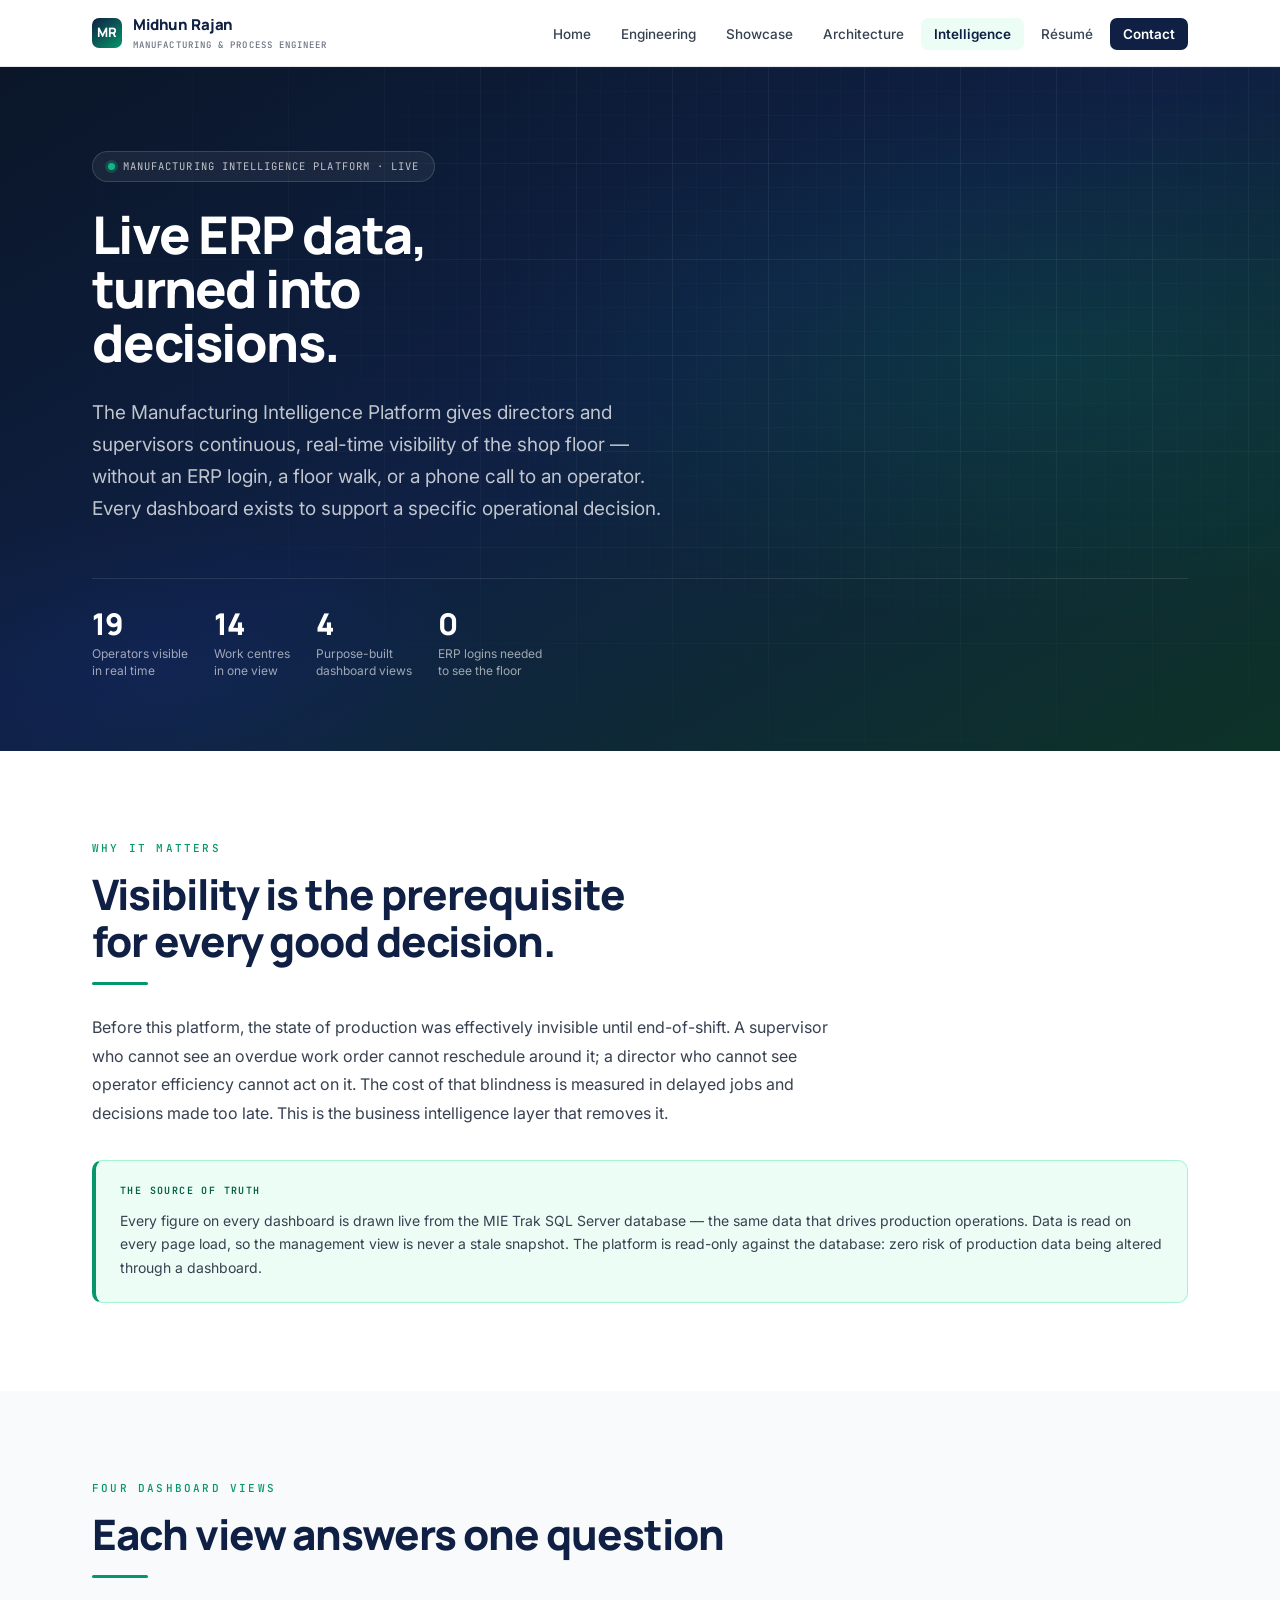
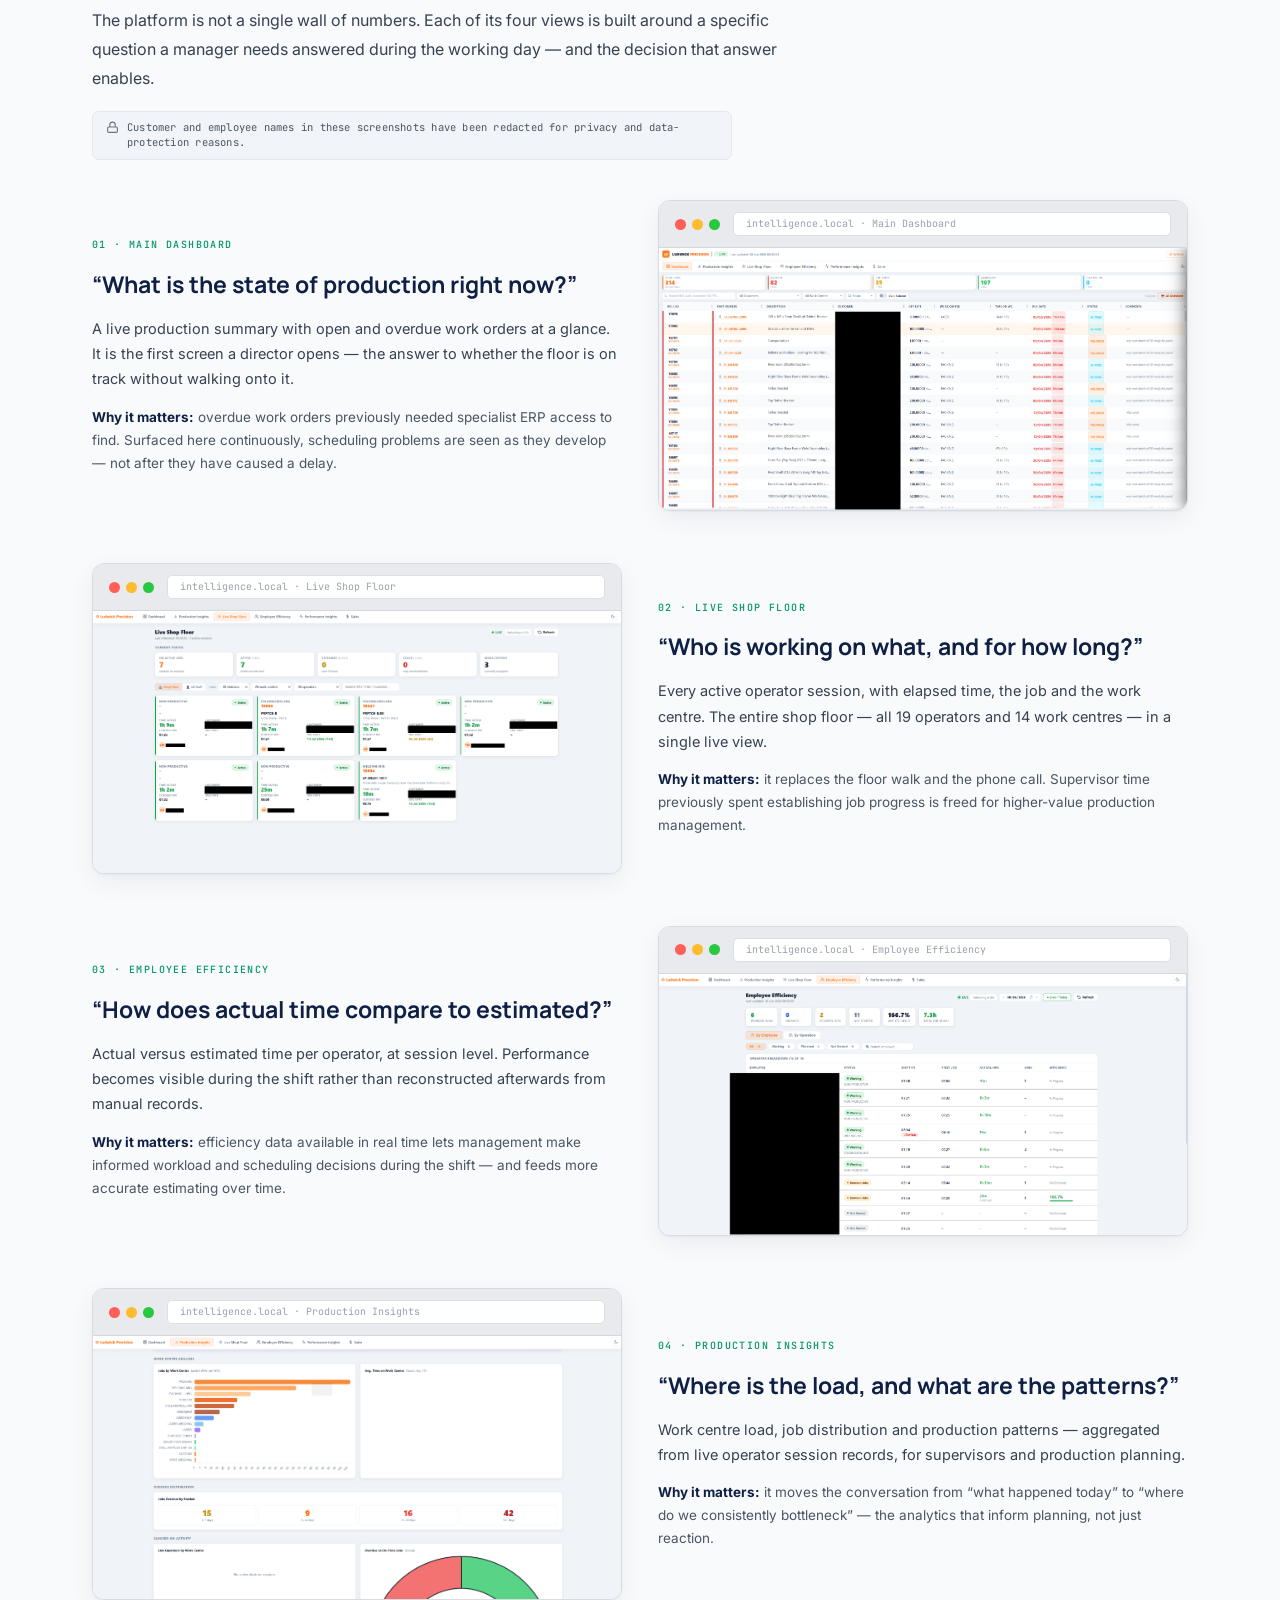
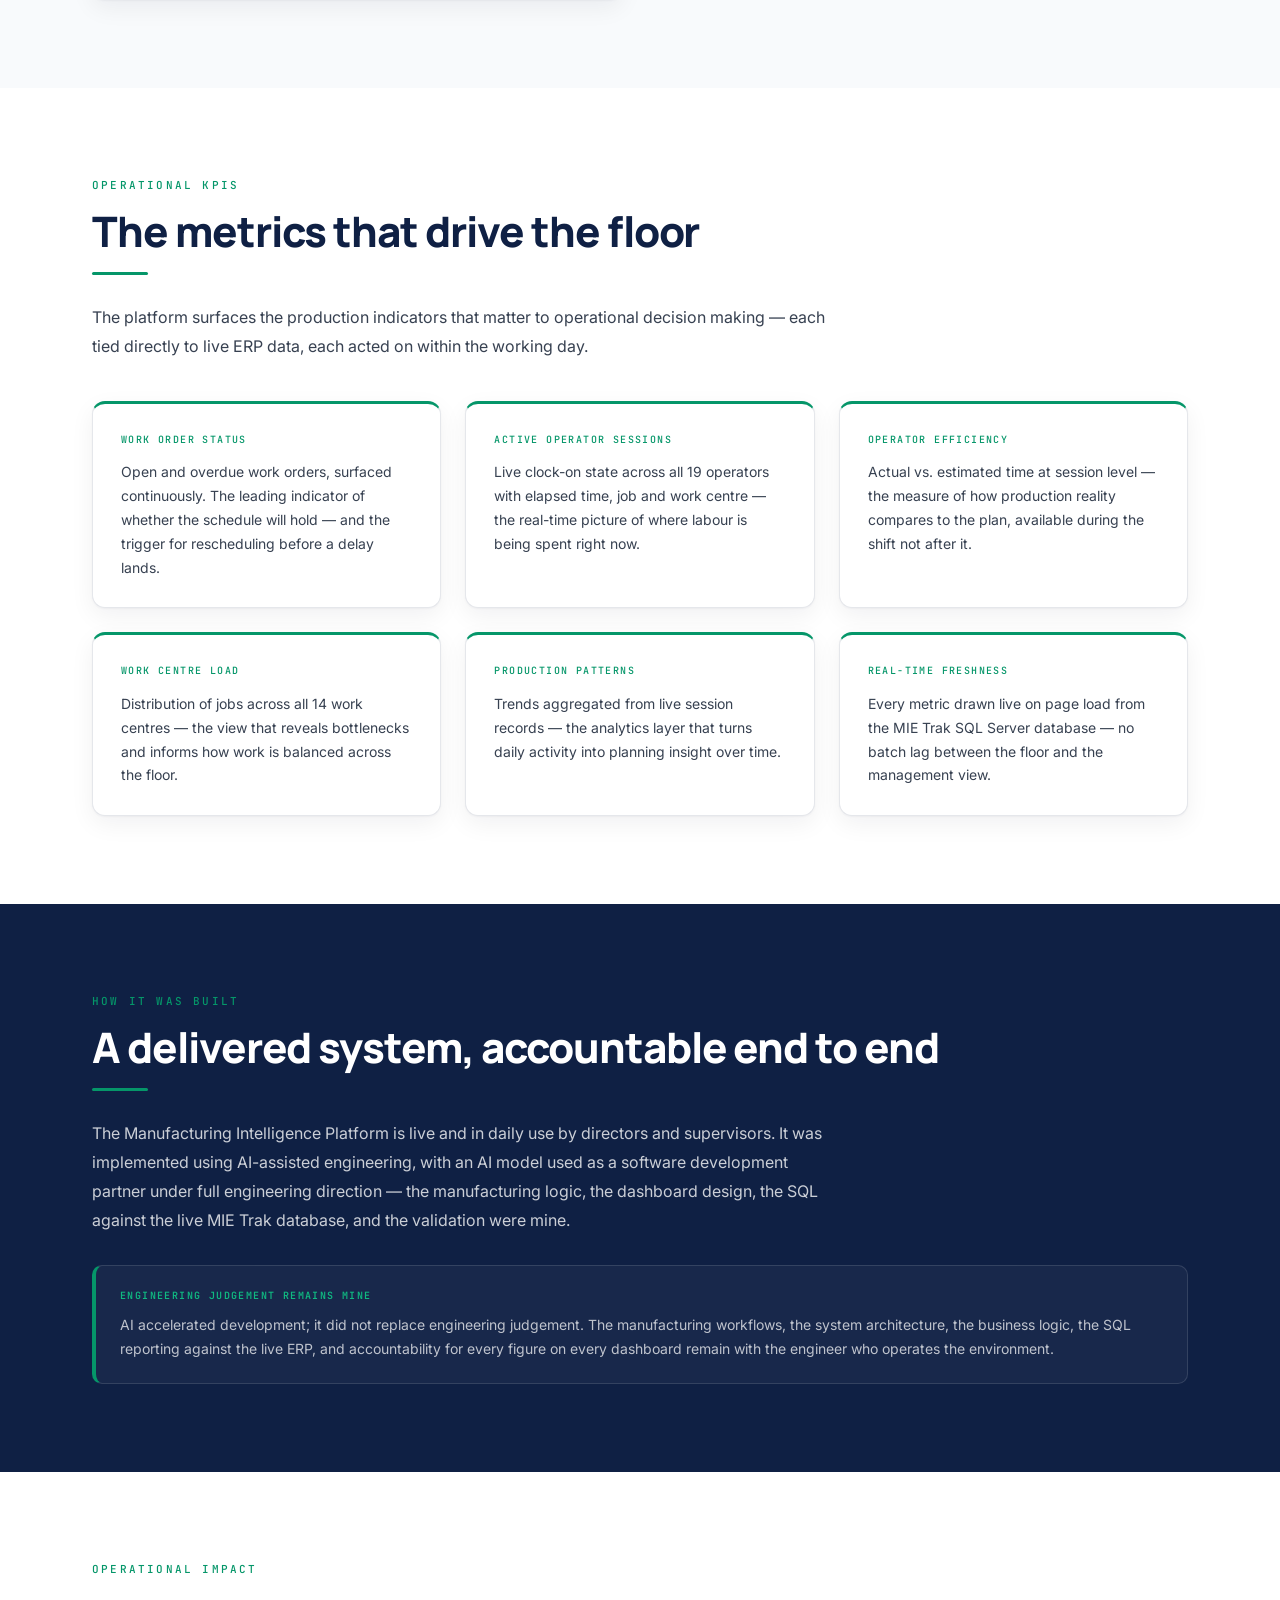
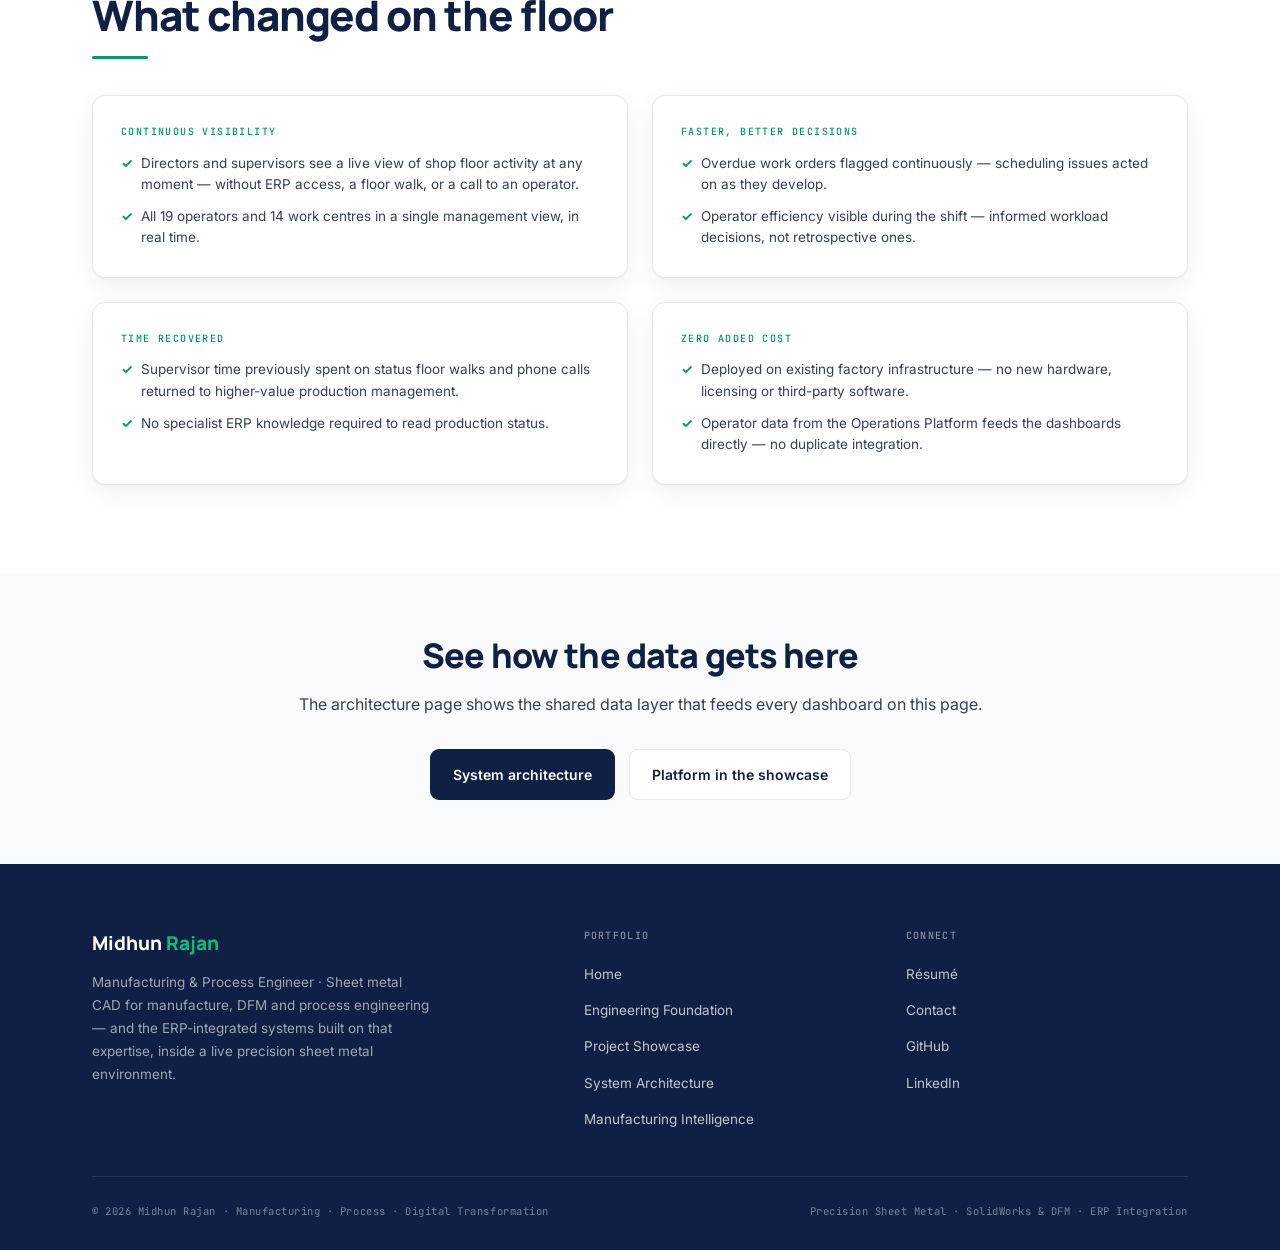
<file: intelligence.html>
<!DOCTYPE html>
<html lang="en">
<head>
<meta charset="UTF-8">
<meta name="viewport" content="width=device-width,initial-scale=1.0">
<title>Manufacturing Intelligence Platform · Midhun Rajan — Manufacturing Systems</title>
<meta name="description" content="The Manufacturing Intelligence Platform — real-time dashboards, KPIs and AI-assisted workflows that turn live ERP data into operational decisions. Why each capability matters on the production floor.">
<link rel="preconnect" href="https://fonts.googleapis.com">
<link rel="preconnect" href="https://fonts.gstatic.com" crossorigin>
<link href="https://fonts.googleapis.com/css2?family=Inter:wght@300;400;500;600;700&family=Manrope:wght@500;600;700;800&family=JetBrains+Mono:wght@400;500&display=swap" rel="stylesheet">
<meta name="theme-color" content="#0F2044">
<link rel="icon" type="image/svg+xml" href="assets/favicon.svg">
<link rel="icon" type="image/png" sizes="32x32" href="assets/favicon-32.png">
<link rel="icon" type="image/png" sizes="16x16" href="assets/favicon-16.png">
<link rel="icon" href="assets/favicon.ico" sizes="any">
<link rel="apple-touch-icon" href="assets/apple-touch-icon.png">
<link rel="manifest" href="assets/site.webmanifest">
<link rel="stylesheet" href="assets/site.css">
</head>
<body>
<a href="#main" class="skip">Skip to content</a>

<header class="site-head">
  <nav class="nav" aria-label="Primary">
    <a class="brand" href="index.html"><span class="brand-mark">MR</span><span>Midhun Rajan<small>Manufacturing &amp; Process Engineer</small></span></a>
    <button class="nav-toggle" aria-label="Toggle navigation" aria-expanded="false" aria-controls="navlinks"><svg viewBox="0 0 24 24" fill="none" stroke="currentColor" stroke-width="2"><line x1="3" y1="6" x2="21" y2="6"/><line x1="3" y1="12" x2="21" y2="12"/><line x1="3" y1="18" x2="21" y2="18"/></svg></button>
    <ul class="nav-links" id="navlinks">
      <li><a href="index.html">Home</a></li>
      <li><a href="engineering.html">Engineering</a></li>
      <li><a href="showcase.html">Showcase</a></li>
      <li><a href="architecture.html">Architecture</a></li>
      <li><a href="intelligence.html" aria-current="page">Intelligence</a></li>
      <li><a href="resume.html">Résumé</a></li>
      <li><a href="contact.html" class="nav-cta">Contact</a></li>
    </ul>
  </nav>
</header>

<main id="main">

<section class="hero" style="padding:84px 0 72px">
  <div class="wrap">
    <span class="hero-badge">Manufacturing Intelligence Platform · Live</span>
    <h1 style="font-size:clamp(32px,5vw,52px)">Live ERP data,<br>turned into decisions.</h1>
    <p class="hero-sub">The Manufacturing Intelligence Platform gives directors and supervisors continuous, real-time visibility of the shop floor — without an ERP login, a floor walk, or a phone call to an operator. Every dashboard exists to support a specific operational decision.</p>
    <div class="hero-meta">
      <div><div class="n">19</div><div class="l">Operators visible<br>in real time</div></div>
      <div><div class="n">14</div><div class="l">Work centres<br>in one view</div></div>
      <div><div class="n">4</div><div class="l">Purpose-built<br>dashboard views</div></div>
      <div><div class="n"><span>0</span></div><div class="l">ERP logins needed<br>to see the floor</div></div>
    </div>
  </div>
</section>

<!-- ── WHY IT EXISTS ──────────────────────────────────── -->
<section class="section">
  <div class="wrap">
    <div class="eyebrow">Why It Matters</div>
    <h2 class="h-sec">Visibility is the prerequisite<br>for every good decision.</h2>
    <div class="rule"></div>
    <p class="lead">Before this platform, the state of production was effectively invisible until end-of-shift. A supervisor who cannot see an overdue work order cannot reschedule around it; a director who cannot see operator efficiency cannot act on it. The cost of that blindness is measured in delayed jobs and decisions made too late. This is the business intelligence layer that removes it.</p>
    <div class="callout callout--green" style="margin-top:32px">
      <h4>The Source of Truth</h4>
      <p>Every figure on every dashboard is drawn live from the MIE&nbsp;Trak SQL Server database — the same data that drives production operations. Data is read on every page load, so the management view is never a stale snapshot. The platform is read-only against the database: zero risk of production data being altered through a dashboard.</p>
    </div>
  </div>
</section>

<!-- ── FOUR DASHBOARDS, WHY EACH MATTERS ──────────────── -->
<section class="section bg-alt">
  <div class="wrap">
    <div class="eyebrow">Four Dashboard Views</div>
    <h2 class="h-sec">Each view answers one question</h2>
    <div class="rule"></div>
    <p class="lead" style="margin-bottom:18px">The platform is not a single wall of numbers. Each of its four views is built around a specific question a manager needs answered during the working day — and the decision that answer enables.</p>
    <div style="margin-bottom:40px"><span class="redact-note"><svg viewBox="0 0 24 24" fill="none" stroke="currentColor" stroke-width="2"><rect x="3" y="11" width="18" height="10" rx="2"/><path d="M7 11V7a5 5 0 0 1 10 0v4"/></svg>Customer and employee names in these screenshots have been redacted for privacy and data-protection reasons.</span></div>

    <!-- Main Dashboard -->
    <div class="grid g-2" style="gap:36px;align-items:center;margin-bottom:52px">
      <div>
        <div class="card-eyebrow">01 · Main Dashboard</div>
        <h3 style="font-family:var(--fh);font-size:23px;color:var(--navy);font-weight:700;margin-bottom:12px">“What is the state of production right now?”</h3>
        <p style="font-size:14.5px;color:var(--mid);line-height:1.75;margin-bottom:14px">A live production summary with open and overdue work orders at a glance. It is the first screen a director opens — the answer to whether the floor is on track without walking onto it.</p>
        <p style="font-size:13.5px;color:var(--lt);line-height:1.7"><strong style="color:var(--navy)">Why it matters:</strong> overdue work orders previously needed specialist ERP access to find. Surfaced here continuously, scheduling problems are seen as they develop — not after they have caused a delay.</p>
      </div>
      <div>
        <div class="browser"><div class="browser-bar"><div class="browser-dots"><span></span><span></span><span></span></div><div class="browser-url">intelligence.local · Main Dashboard</div></div><div class="browser-screen"><img src="screenshots/pi/sc-pi-01-dashboard.png" alt="Main Dashboard — live production summary with open and overdue work orders" loading="lazy"></div></div>
      </div>
    </div>

    <!-- Live Shop Floor -->
    <div class="grid g-2" style="gap:36px;align-items:center;margin-bottom:52px">
      <div style="order:2">
        <div class="card-eyebrow">02 · Live Shop Floor</div>
        <h3 style="font-family:var(--fh);font-size:23px;color:var(--navy);font-weight:700;margin-bottom:12px">“Who is working on what, and for how long?”</h3>
        <p style="font-size:14.5px;color:var(--mid);line-height:1.75;margin-bottom:14px">Every active operator session, with elapsed time, the job and the work centre. The entire shop floor — all 19 operators and 14 work centres — in a single live view.</p>
        <p style="font-size:13.5px;color:var(--lt);line-height:1.7"><strong style="color:var(--navy)">Why it matters:</strong> it replaces the floor walk and the phone call. Supervisor time previously spent establishing job progress is freed for higher-value production management.</p>
      </div>
      <div style="order:1">
        <div class="browser"><div class="browser-bar"><div class="browser-dots"><span></span><span></span><span></span></div><div class="browser-url">intelligence.local · Live Shop Floor</div></div><div class="browser-screen"><img src="screenshots/pi/sc-pi-02-shopfloor.png" alt="Live Shop Floor — active operator sessions with elapsed time" loading="lazy"></div></div>
      </div>
    </div>

    <!-- Employee Efficiency -->
    <div class="grid g-2" style="gap:36px;align-items:center;margin-bottom:52px">
      <div>
        <div class="card-eyebrow">03 · Employee Efficiency</div>
        <h3 style="font-family:var(--fh);font-size:23px;color:var(--navy);font-weight:700;margin-bottom:12px">“How does actual time compare to estimated?”</h3>
        <p style="font-size:14.5px;color:var(--mid);line-height:1.75;margin-bottom:14px">Actual versus estimated time per operator, at session level. Performance becomes visible during the shift rather than reconstructed afterwards from manual records.</p>
        <p style="font-size:13.5px;color:var(--lt);line-height:1.7"><strong style="color:var(--navy)">Why it matters:</strong> efficiency data available in real time lets management make informed workload and scheduling decisions during the shift — and feeds more accurate estimating over time.</p>
      </div>
      <div>
        <div class="browser"><div class="browser-bar"><div class="browser-dots"><span></span><span></span><span></span></div><div class="browser-url">intelligence.local · Employee Efficiency</div></div><div class="browser-screen"><img src="screenshots/pi/sc-pi-03-efficiency.png" alt="Employee Efficiency — actual versus estimated time per operator" loading="lazy"></div></div>
      </div>
    </div>

    <!-- Production Insights -->
    <div class="grid g-2" style="gap:36px;align-items:center">
      <div style="order:2">
        <div class="card-eyebrow">04 · Production Insights</div>
        <h3 style="font-family:var(--fh);font-size:23px;color:var(--navy);font-weight:700;margin-bottom:12px">“Where is the load, and what are the patterns?”</h3>
        <p style="font-size:14.5px;color:var(--mid);line-height:1.75;margin-bottom:14px">Work centre load, job distribution and production patterns — aggregated from live operator session records, for supervisors and production planning.</p>
        <p style="font-size:13.5px;color:var(--lt);line-height:1.7"><strong style="color:var(--navy)">Why it matters:</strong> it moves the conversation from “what happened today” to “where do we consistently bottleneck” — the analytics that inform planning, not just reaction.</p>
      </div>
      <div style="order:1">
        <div class="browser"><div class="browser-bar"><div class="browser-dots"><span></span><span></span><span></span></div><div class="browser-url">intelligence.local · Production Insights</div></div><div class="browser-screen"><img src="screenshots/pi/sc-pi-04-insights.png" alt="Production Insights — work centre load and production patterns" loading="lazy"></div></div>
      </div>
    </div>
  </div>
</section>

<!-- ── KPIs ───────────────────────────────────────────── -->
<section class="section">
  <div class="wrap">
    <div class="eyebrow">Operational KPIs</div>
    <h2 class="h-sec">The metrics that drive the floor</h2>
    <div class="rule"></div>
    <p class="lead" style="margin-bottom:40px">The platform surfaces the production indicators that matter to operational decision making — each tied directly to live ERP data, each acted on within the working day.</p>
    <div class="grid g-3">
      <div class="card card--top"><div class="card-eyebrow">Work Order Status</div><p>Open and overdue work orders, surfaced continuously. The leading indicator of whether the schedule will hold — and the trigger for rescheduling before a delay lands.</p></div>
      <div class="card card--top"><div class="card-eyebrow">Active Operator Sessions</div><p>Live clock-on state across all 19 operators with elapsed time, job and work centre — the real-time picture of where labour is being spent right now.</p></div>
      <div class="card card--top"><div class="card-eyebrow">Operator Efficiency</div><p>Actual vs. estimated time at session level — the measure of how production reality compares to the plan, available during the shift not after it.</p></div>
      <div class="card card--top"><div class="card-eyebrow">Work Centre Load</div><p>Distribution of jobs across all 14 work centres — the view that reveals bottlenecks and informs how work is balanced across the floor.</p></div>
      <div class="card card--top"><div class="card-eyebrow">Production Patterns</div><p>Trends aggregated from live session records — the analytics layer that turns daily activity into planning insight over time.</p></div>
      <div class="card card--top"><div class="card-eyebrow">Real-Time Freshness</div><p>Every metric drawn live on page load from the MIE&nbsp;Trak SQL Server database — no batch lag between the floor and the management view.</p></div>
    </div>
  </div>
</section>

<!-- ── HOW IT WAS BUILT ──────────────────────────────── -->
<section class="section bg-navy">
  <div class="wrap">
    <div class="eyebrow">How It Was Built</div>
    <h2 class="h-sec h-sec--wh">A delivered system, accountable end to end</h2>
    <div class="rule"></div>
    <p class="lead lead--wh" style="margin-bottom:0">The Manufacturing Intelligence Platform is live and in daily use by directors and supervisors. It was implemented using AI-assisted engineering, with an AI model used as a software development partner under full engineering direction — the manufacturing logic, the dashboard design, the SQL against the live MIE&nbsp;Trak database, and the validation were mine.</p>
    <div class="callout" style="margin-top:30px;background:rgba(255,255,255,.04);border-color:rgba(255,255,255,.12);border-left-color:var(--green)">
      <h4 style="color:var(--green-2)">Engineering Judgement Remains Mine</h4>
      <p style="color:rgba(255,255,255,.72)">AI accelerated development; it did not replace engineering judgement. The manufacturing workflows, the system architecture, the business logic, the SQL reporting against the live ERP, and accountability for every figure on every dashboard remain with the engineer who operates the environment.</p>
    </div>
  </div>
</section>

<!-- ── IMPACT ─────────────────────────────────────────── -->
<section class="section">
  <div class="wrap">
    <div class="eyebrow">Operational Impact</div>
    <h2 class="h-sec">What changed on the floor</h2>
    <div class="rule"></div>
    <div class="grid g-2" style="margin-top:36px">
      <div class="card"><div class="card-eyebrow">Continuous Visibility</div><ul class="clist"><li>Directors and supervisors see a live view of shop floor activity at any moment — without ERP access, a floor walk, or a call to an operator.</li><li>All 19 operators and 14 work centres in a single management view, in real time.</li></ul></div>
      <div class="card"><div class="card-eyebrow">Faster, Better Decisions</div><ul class="clist"><li>Overdue work orders flagged continuously — scheduling issues acted on as they develop.</li><li>Operator efficiency visible during the shift — informed workload decisions, not retrospective ones.</li></ul></div>
      <div class="card"><div class="card-eyebrow">Time Recovered</div><ul class="clist"><li>Supervisor time previously spent on status floor walks and phone calls returned to higher-value production management.</li><li>No specialist ERP knowledge required to read production status.</li></ul></div>
      <div class="card"><div class="card-eyebrow">Zero Added Cost</div><ul class="clist"><li>Deployed on existing factory infrastructure — no new hardware, licensing or third-party software.</li><li>Operator data from the Operations Platform feeds the dashboards directly — no duplicate integration.</li></ul></div>
    </div>
  </div>
</section>

<section class="section--tight bg-alt">
  <div class="wrap center">
    <h2 class="h-sec" style="font-size:clamp(24px,3.4vw,34px)">See how the data gets here</h2>
    <p class="lead" style="margin:16px auto 30px">The architecture page shows the shared data layer that feeds every dashboard on this page.</p>
    <div style="display:flex;gap:14px;justify-content:center;flex-wrap:wrap">
      <a href="architecture.html" class="btn btn-dark">System architecture</a>
      <a href="showcase.html#mip" class="btn btn-outline">Platform in the showcase</a>
    </div>
  </div>
</section>

</main>

<footer class="site-foot">
  <div class="wrap">
    <div class="foot-top">
      <div><div class="foot-brand">Midhun <span>Rajan</span></div><p>Manufacturing &amp; Process Engineer · Sheet metal CAD for manufacture, DFM and process engineering — and the ERP-integrated systems built on that expertise, inside a live precision sheet metal environment.</p></div>
      <div class="foot-col"><h6>Portfolio</h6><ul><li><a href="index.html">Home</a></li><li><a href="engineering.html">Engineering Foundation</a></li><li><a href="showcase.html">Project Showcase</a></li><li><a href="architecture.html">System Architecture</a></li><li><a href="intelligence.html">Manufacturing Intelligence</a></li></ul></div>
      <div class="foot-col"><h6>Connect</h6><ul><li><a href="resume.html">Résumé</a></li><li><a href="contact.html">Contact</a></li><li><a href="https://github.com/MR4693" rel="noopener" target="_blank">GitHub</a></li><li><a href="https://www.linkedin.com/in/midhun-rajan-09a006145" rel="noopener" target="_blank">LinkedIn</a></li></ul></div>
    </div>
    <div class="foot-bottom"><p>© 2026 Midhun Rajan · Manufacturing · Process · Digital Transformation</p><p>Precision Sheet Metal · SolidWorks &amp; DFM · ERP Integration</p></div>
  </div>
</footer>
<script src="assets/site.js"></script>
</body>
</html>
</file>
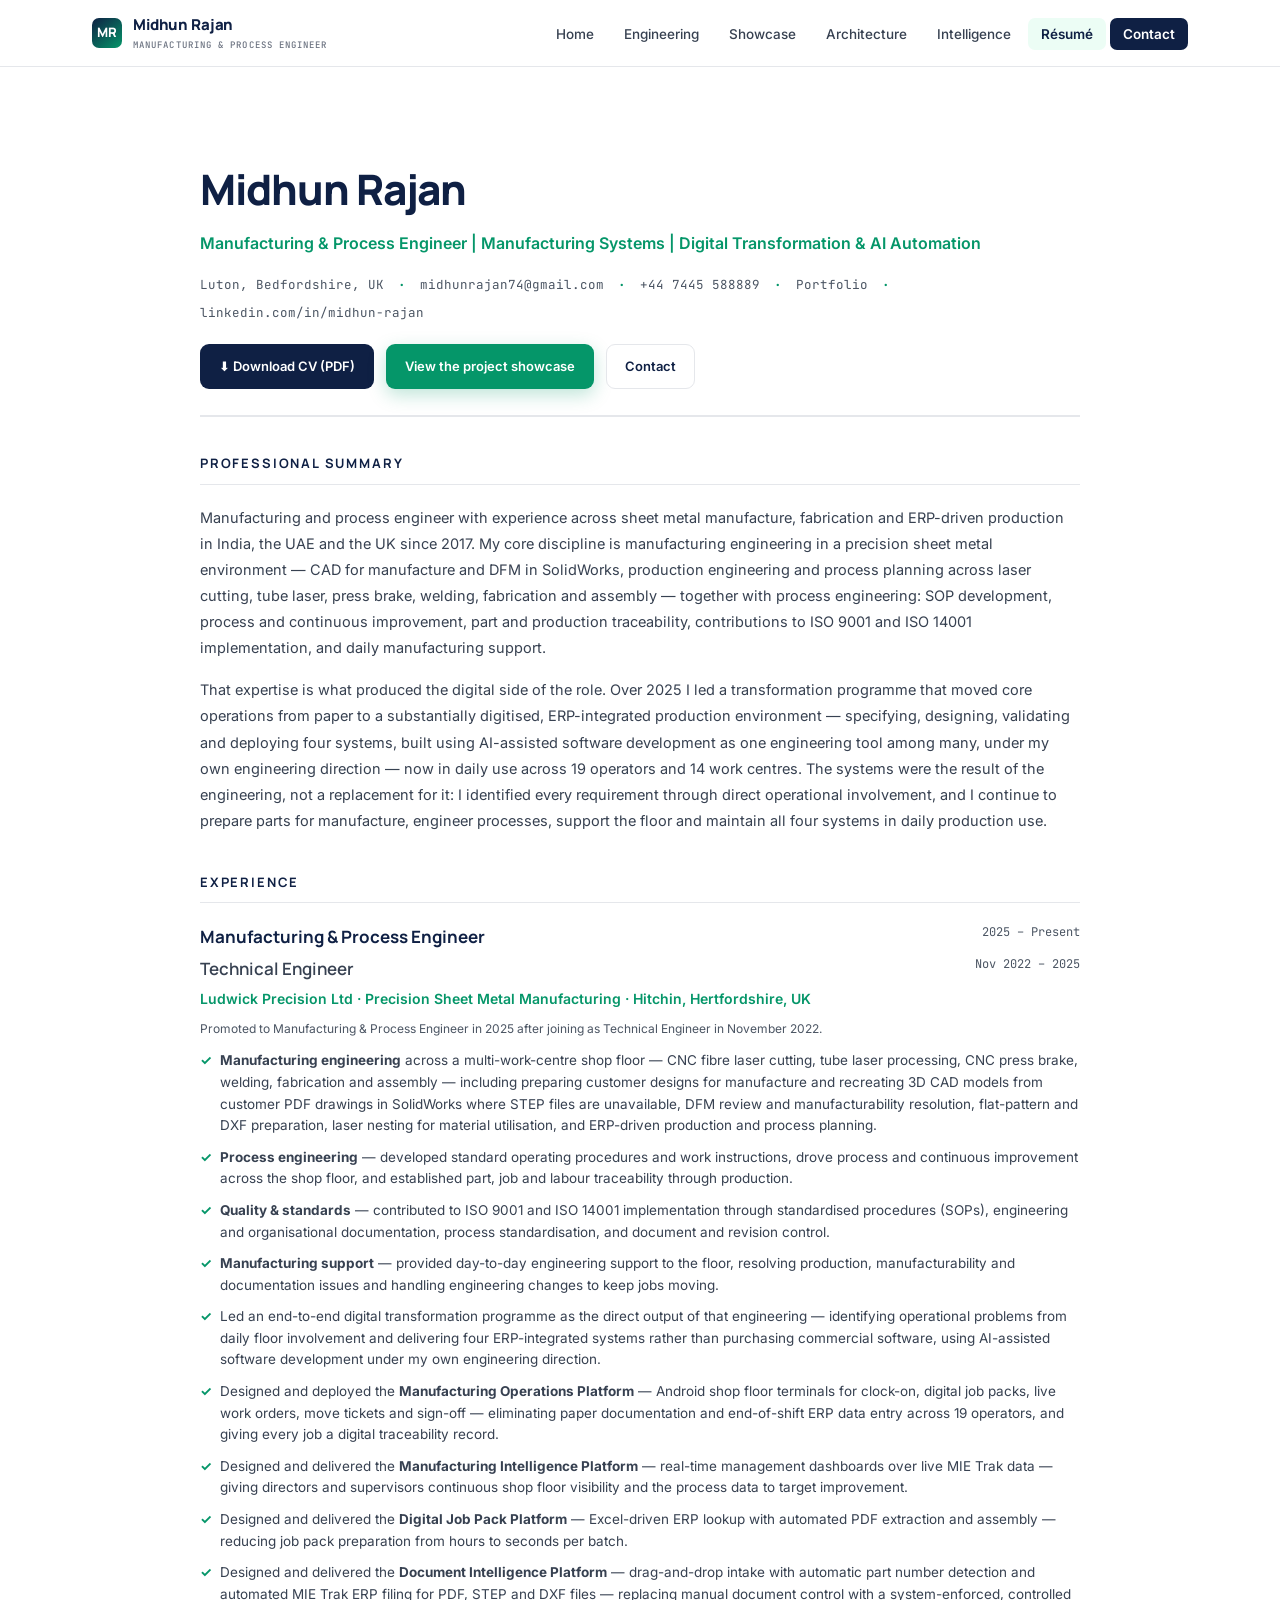
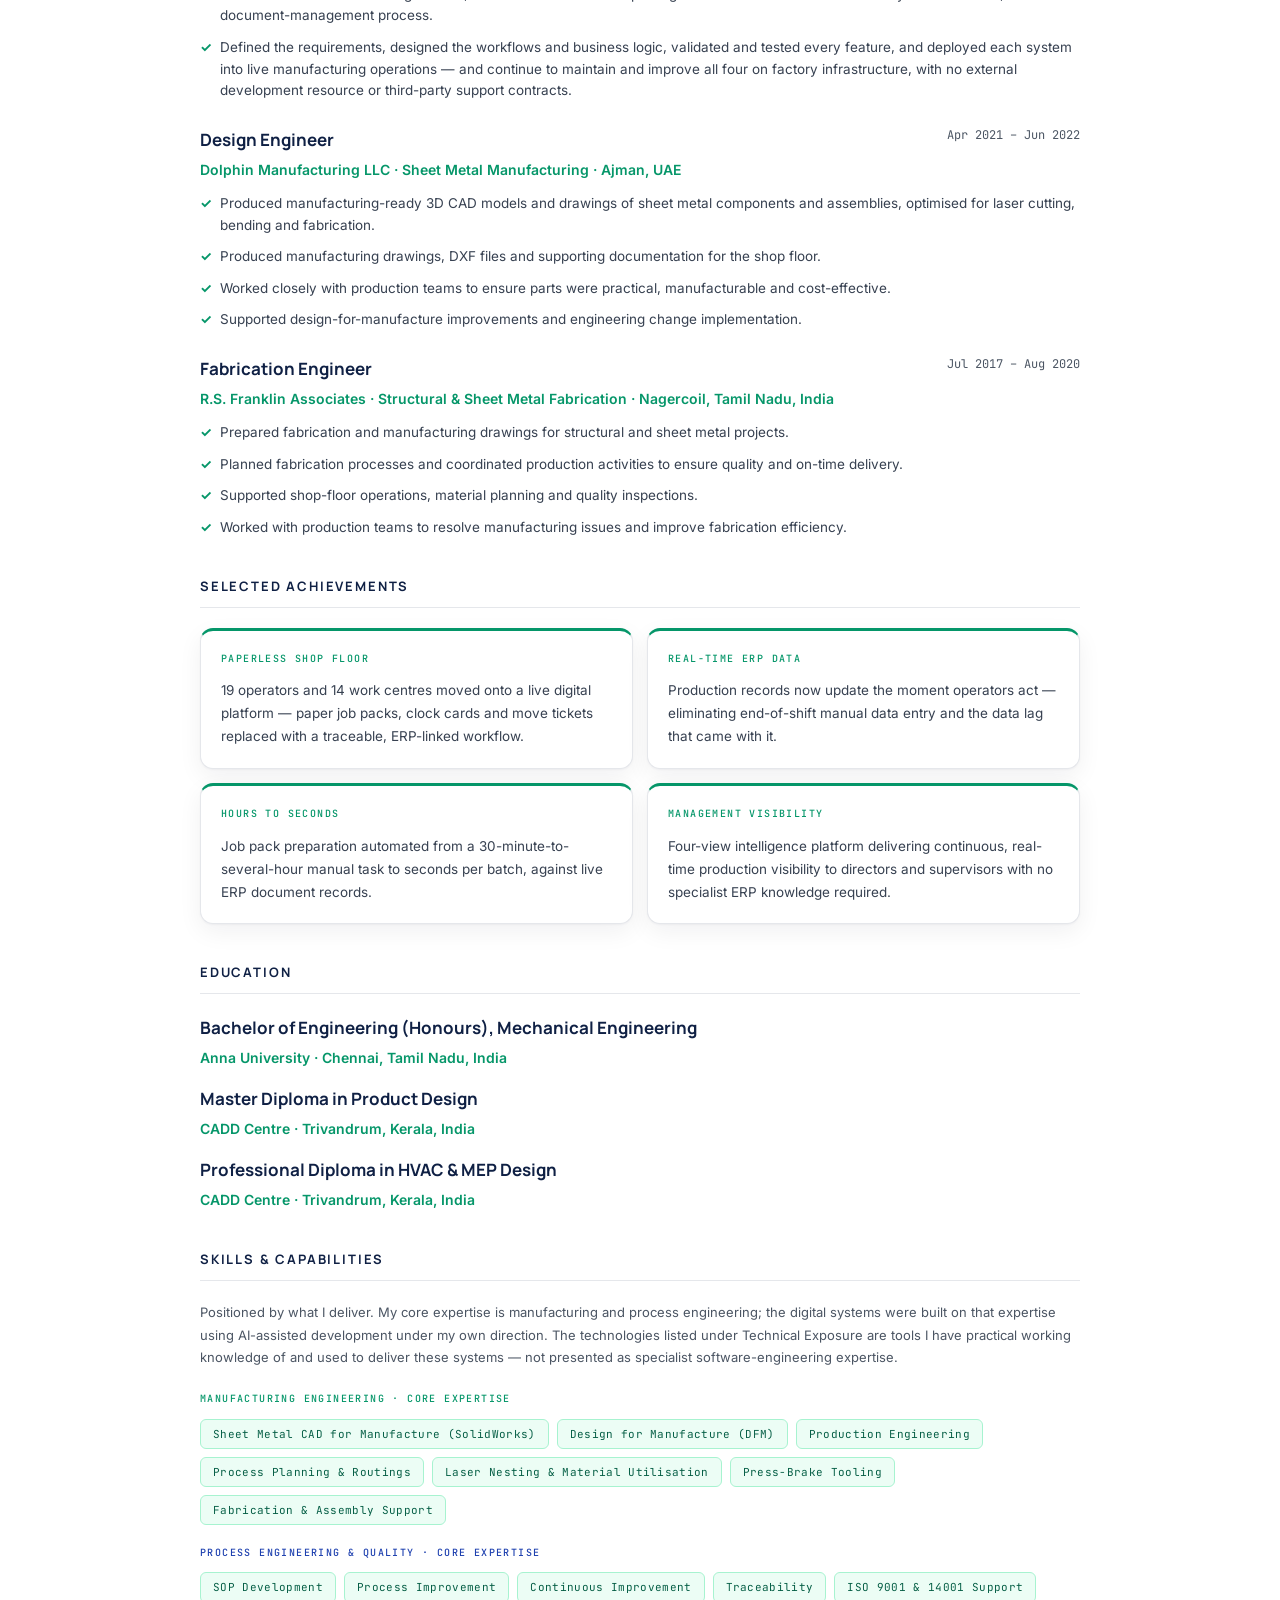
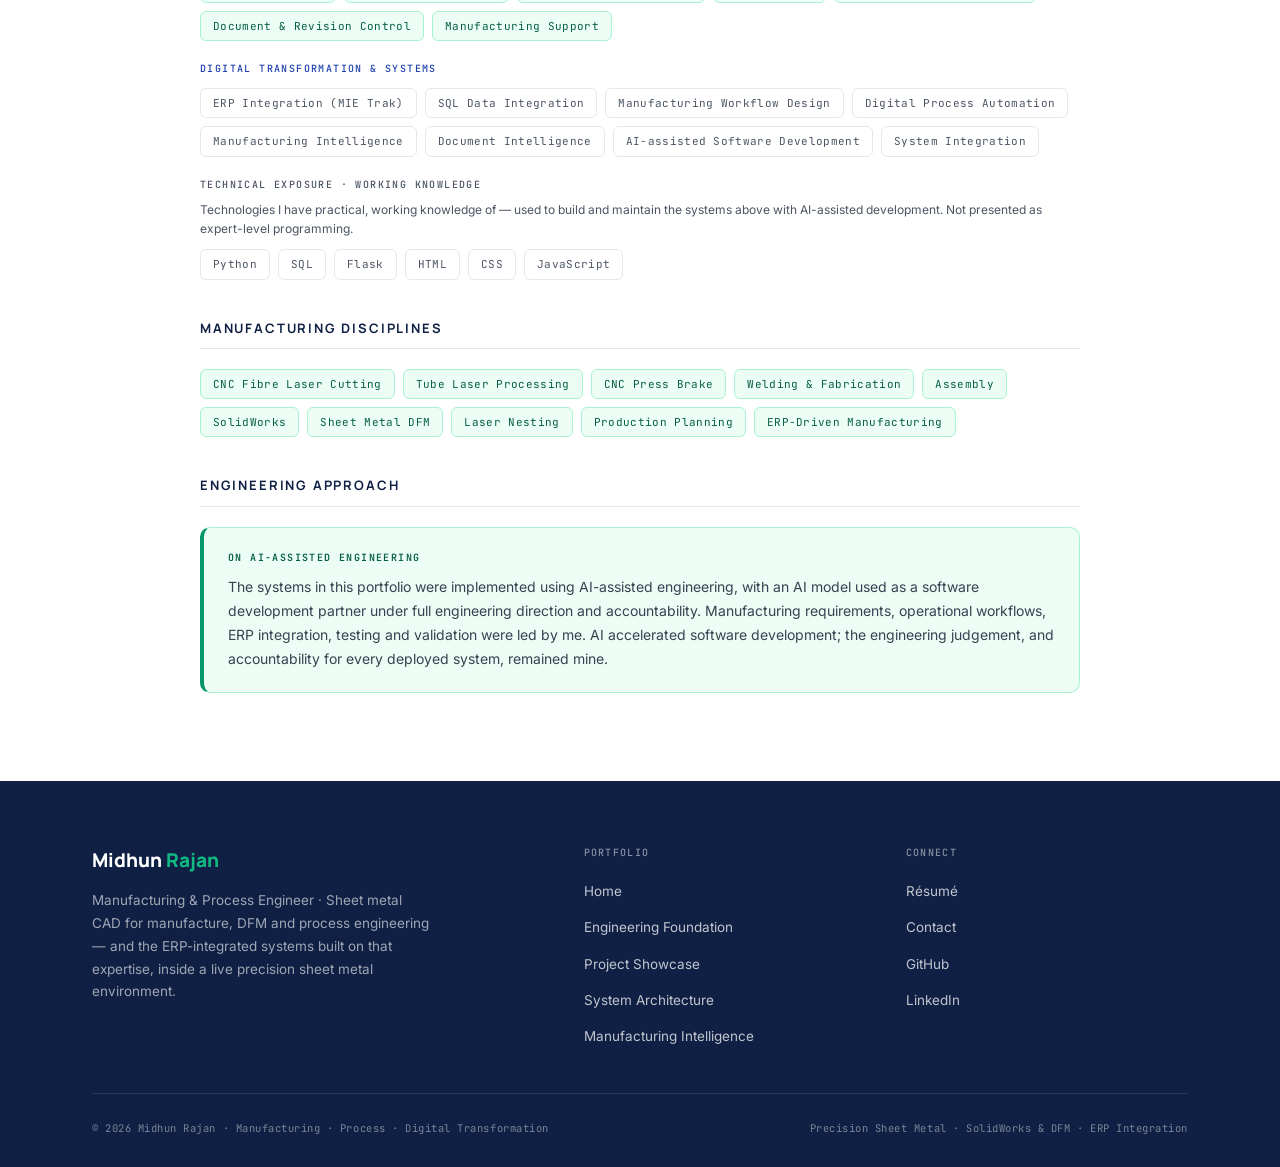
<file: resume.html>
<!DOCTYPE html>
<html lang="en">
<head>
<meta charset="UTF-8">
<meta name="viewport" content="width=device-width,initial-scale=1.0">
<title>Résumé · Midhun Rajan — Manufacturing &amp; Process Engineer</title>
<meta name="description" content="Résumé of Midhun Rajan, Manufacturing &amp; Process Engineer — CAD for manufacture and DFM in SolidWorks, production and process engineering, SOPs, ISO 9001 and 14001 support, traceability and continuous improvement across a live precision sheet metal environment, plus four ERP-integrated systems built on that expertise.">
<link rel="preconnect" href="https://fonts.googleapis.com">
<link rel="preconnect" href="https://fonts.gstatic.com" crossorigin>
<link href="https://fonts.googleapis.com/css2?family=Inter:wght@300;400;500;600;700&family=Manrope:wght@500;600;700;800&family=JetBrains+Mono:wght@400;500&display=swap" rel="stylesheet">
<meta name="theme-color" content="#0F2044">
<link rel="icon" type="image/svg+xml" href="assets/favicon.svg">
<link rel="icon" type="image/png" sizes="32x32" href="assets/favicon-32.png">
<link rel="icon" type="image/png" sizes="16x16" href="assets/favicon-16.png">
<link rel="icon" href="assets/favicon.ico" sizes="any">
<link rel="apple-touch-icon" href="assets/apple-touch-icon.png">
<link rel="manifest" href="assets/site.webmanifest">
<link rel="stylesheet" href="assets/site.css">
<style>
  .resume{max-width:880px;margin:0 auto}
  .r-head{border-bottom:2px solid var(--bd);padding-bottom:26px;margin-bottom:36px}
  .r-name{font-family:var(--fh);font-size:clamp(30px,5vw,42px);font-weight:800;color:var(--navy);letter-spacing:-.025em}
  .r-role{font-size:16px;color:var(--green);font-weight:600;margin-top:6px}
  .r-contact{display:flex;flex-wrap:wrap;align-items:center;gap:8px 0;margin-top:18px;font-family:var(--fm);font-size:12.5px;color:var(--lt)}
  .r-contact a{color:var(--lt)}
  .r-contact a:hover{color:var(--green)}
  .r-contact>*:not(:last-child)::after{content:"·";margin:0 14px;color:var(--green);font-weight:700}
  .r-sec{margin-bottom:38px}
  .r-sec h2{font-family:var(--fh);font-size:13px;font-weight:700;color:var(--navy);letter-spacing:.14em;text-transform:uppercase;padding-bottom:9px;border-bottom:1px solid var(--bd);margin-bottom:20px}
  .r-job{margin-bottom:24px}
  .r-job-top{display:flex;justify-content:space-between;flex-wrap:wrap;gap:6px;margin-bottom:4px}
  .r-job h3{font-family:var(--fh);font-size:17px;font-weight:700;color:var(--navy)}
  .r-job .meta{font-family:var(--fm);font-size:12px;color:var(--lt)}
  .r-job .org{font-size:14px;color:var(--green);font-weight:600;margin-bottom:12px}
  .r-skillgrid{display:grid;grid-template-columns:1fr 1fr;gap:8px 32px}
  .r-skillgrid div{font-size:13.5px;color:var(--mid);padding:5px 0;border-bottom:1px dotted var(--bd);display:flex;justify-content:space-between;gap:12px}
  .r-skillgrid b{color:var(--navy);font-weight:600}
  @media print{.site-head,.site-foot,.r-actions,.skip{display:none}.hero{padding:0}}
  @media(max-width:600px){.r-skillgrid{grid-template-columns:1fr}}
</style>
</head>
<body>
<a href="#main" class="skip">Skip to content</a>

<header class="site-head">
  <nav class="nav" aria-label="Primary">
    <a class="brand" href="index.html"><span class="brand-mark">MR</span><span>Midhun Rajan<small>Manufacturing &amp; Process Engineer</small></span></a>
    <button class="nav-toggle" aria-label="Toggle navigation" aria-expanded="false" aria-controls="navlinks"><svg viewBox="0 0 24 24" fill="none" stroke="currentColor" stroke-width="2"><line x1="3" y1="6" x2="21" y2="6"/><line x1="3" y1="12" x2="21" y2="12"/><line x1="3" y1="18" x2="21" y2="18"/></svg></button>
    <ul class="nav-links" id="navlinks">
      <li><a href="index.html">Home</a></li>
      <li><a href="engineering.html">Engineering</a></li>
      <li><a href="showcase.html">Showcase</a></li>
      <li><a href="architecture.html">Architecture</a></li>
      <li><a href="intelligence.html">Intelligence</a></li>
      <li><a href="resume.html" aria-current="page">Résumé</a></li>
      <li><a href="contact.html" class="nav-cta">Contact</a></li>
    </ul>
  </nav>
</header>

<main id="main">
<section class="section">
  <div class="wrap">
    <div class="resume">

      <!-- HEAD -->
      <div class="r-head">
        <div class="r-name">Midhun Rajan</div>
        <div class="r-role">Manufacturing &amp; Process Engineer | Manufacturing Systems | Digital Transformation &amp; AI Automation</div>
        <div class="r-contact">
          <span>Luton, Bedfordshire, UK</span>
          <a href="mailto:midhunrajan74@gmail.com">midhunrajan74@gmail.com</a>
          <a href="tel:+447445588889">+44 7445 588889</a>
          <a href="https://mr4693.github.io/Midhun-Portfolio/" rel="noopener" target="_blank">Portfolio</a>
          <a href="https://www.linkedin.com/in/midhun-rajan-09a006145" rel="noopener" target="_blank">linkedin.com/in/midhun-rajan</a>
        </div>
        <div class="r-actions" style="margin-top:20px;display:flex;gap:12px;flex-wrap:wrap">
          <a href="Midhun_Rajan_CV.pdf" download class="btn btn-dark" style="padding:11px 18px;font-size:13px">⬇ Download CV (PDF)</a>
          <a href="showcase.html" class="btn btn-primary" style="padding:11px 18px;font-size:13px">View the project showcase</a>
          <a href="contact.html" class="btn btn-outline" style="padding:11px 18px;font-size:13px">Contact</a>
        </div>
      </div>

      <!-- SUMMARY -->
      <div class="r-sec">
        <h2>Professional Summary</h2>
        <div class="prose">
          <p>Manufacturing and process engineer with experience across sheet metal manufacture, fabrication and ERP-driven production in India, the UAE and the UK since 2017. My core discipline is manufacturing engineering in a precision sheet metal environment — CAD for manufacture and DFM in SolidWorks, production engineering and process planning across laser cutting, tube laser, press brake, welding, fabrication and assembly — together with process engineering: SOP development, process and continuous improvement, part and production traceability, contributions to ISO&nbsp;9001 and ISO&nbsp;14001 implementation, and daily manufacturing support.</p>
          <p>That expertise is what produced the digital side of the role. Over 2025 I led a transformation programme that moved core operations from paper to a substantially digitised, ERP-integrated production environment — specifying, designing, validating and deploying four systems, built using AI-assisted software development as one engineering tool among many, under my own engineering direction — now in daily use across 19 operators and 14 work centres. The systems were the result of the engineering, not a replacement for it: I identified every requirement through direct operational involvement, and I continue to prepare parts for manufacture, engineer processes, support the floor and maintain all four systems in daily production use.</p>
        </div>
      </div>

      <!-- EXPERIENCE -->
      <div class="r-sec">
        <h2>Experience</h2>

        <div class="r-job">
          <div class="r-job-top">
            <h3>Manufacturing &amp; Process Engineer</h3>
            <span class="meta">2025 – Present</span>
          </div>
          <div class="r-job-top" style="margin-top:3px">
            <h3 style="font-weight:600;color:var(--mid)">Technical Engineer</h3>
            <span class="meta">Nov 2022 – 2025</span>
          </div>
          <div class="org">Ludwick Precision Ltd · Precision Sheet Metal Manufacturing · Hitchin, Hertfordshire, UK</div>
          <p style="font-size:12px;color:var(--lt);margin:-4px 0 12px">Promoted to Manufacturing &amp; Process Engineer in 2025 after joining as Technical Engineer in November 2022.</p>
          <ul class="clist">
            <li><strong>Manufacturing engineering</strong> across a multi-work-centre shop floor — CNC fibre laser cutting, tube laser processing, CNC press brake, welding, fabrication and assembly — including preparing customer designs for manufacture and recreating 3D CAD models from customer PDF drawings in SolidWorks where STEP files are unavailable, DFM review and manufacturability resolution, flat-pattern and DXF preparation, laser nesting for material utilisation, and ERP-driven production and process planning.</li>
            <li><strong>Process engineering</strong> — developed standard operating procedures and work instructions, drove process and continuous improvement across the shop floor, and established part, job and labour traceability through production.</li>
            <li><strong>Quality &amp; standards</strong> — contributed to ISO&nbsp;9001 and ISO&nbsp;14001 implementation through standardised procedures (SOPs), engineering and organisational documentation, process standardisation, and document and revision control.</li>
            <li><strong>Manufacturing support</strong> — provided day-to-day engineering support to the floor, resolving production, manufacturability and documentation issues and handling engineering changes to keep jobs moving.</li>
            <li>Led an end-to-end digital transformation programme as the direct output of that engineering — identifying operational problems from daily floor involvement and delivering four ERP-integrated systems rather than purchasing commercial software, using AI-assisted software development under my own engineering direction.</li>
            <li>Designed and deployed the <strong>Manufacturing Operations Platform</strong> — Android shop floor terminals for clock-on, digital job packs, live work orders, move tickets and sign-off — eliminating paper documentation and end-of-shift ERP data entry across 19 operators, and giving every job a digital traceability record.</li>
            <li>Designed and delivered the <strong>Manufacturing Intelligence Platform</strong> — real-time management dashboards over live MIE&nbsp;Trak data — giving directors and supervisors continuous shop floor visibility and the process data to target improvement.</li>
            <li>Designed and delivered the <strong>Digital Job Pack Platform</strong> — Excel-driven ERP lookup with automated PDF extraction and assembly — reducing job pack preparation from hours to seconds per batch.</li>
            <li>Designed and delivered the <strong>Document Intelligence Platform</strong> — drag-and-drop intake with automatic part number detection and automated MIE&nbsp;Trak ERP filing for PDF, STEP and DXF files — replacing manual document control with a system-enforced, controlled document-management process.</li>
            <li>Defined the requirements, designed the workflows and business logic, validated and tested every feature, and deployed each system into live manufacturing operations — and continue to maintain and improve all four on factory infrastructure, with no external development resource or third-party support contracts.</li>
          </ul>
        </div>

        <div class="r-job">
          <div class="r-job-top">
            <h3>Design Engineer</h3>
            <span class="meta">Apr 2021 – Jun 2022</span>
          </div>
          <div class="org">Dolphin Manufacturing LLC · Sheet Metal Manufacturing · Ajman, UAE</div>
          <ul class="clist">
            <li>Produced manufacturing-ready 3D CAD models and drawings of sheet metal components and assemblies, optimised for laser cutting, bending and fabrication.</li>
            <li>Produced manufacturing drawings, DXF files and supporting documentation for the shop floor.</li>
            <li>Worked closely with production teams to ensure parts were practical, manufacturable and cost-effective.</li>
            <li>Supported design-for-manufacture improvements and engineering change implementation.</li>
          </ul>
        </div>

        <div class="r-job">
          <div class="r-job-top">
            <h3>Fabrication Engineer</h3>
            <span class="meta">Jul 2017 – Aug 2020</span>
          </div>
          <div class="org">R.S. Franklin Associates · Structural &amp; Sheet Metal Fabrication · Nagercoil, Tamil Nadu, India</div>
          <ul class="clist">
            <li>Prepared fabrication and manufacturing drawings for structural and sheet metal projects.</li>
            <li>Planned fabrication processes and coordinated production activities to ensure quality and on-time delivery.</li>
            <li>Supported shop-floor operations, material planning and quality inspections.</li>
            <li>Worked with production teams to resolve manufacturing issues and improve fabrication efficiency.</li>
          </ul>
        </div>
      </div>

      <!-- SELECTED ACHIEVEMENTS -->
      <div class="r-sec">
        <h2>Selected Achievements</h2>
        <div class="grid g-2" style="gap:14px">
          <div class="card card--top" style="padding:20px"><div class="card-eyebrow">Paperless Shop Floor</div><p style="font-size:13.5px">19 operators and 14 work centres moved onto a live digital platform — paper job packs, clock cards and move tickets replaced with a traceable, ERP-linked workflow.</p></div>
          <div class="card card--top" style="padding:20px"><div class="card-eyebrow">Real-Time ERP Data</div><p style="font-size:13.5px">Production records now update the moment operators act — eliminating end-of-shift manual data entry and the data lag that came with it.</p></div>
          <div class="card card--top" style="padding:20px"><div class="card-eyebrow">Hours to Seconds</div><p style="font-size:13.5px">Job pack preparation automated from a 30-minute-to-several-hour manual task to seconds per batch, against live ERP document records.</p></div>
          <div class="card card--top" style="padding:20px"><div class="card-eyebrow">Management Visibility</div><p style="font-size:13.5px">Four-view intelligence platform delivering continuous, real-time production visibility to directors and supervisors with no specialist ERP knowledge required.</p></div>
        </div>
      </div>

      <!-- EDUCATION -->
      <div class="r-sec">
        <h2>Education</h2>
        <div class="r-job" style="margin-bottom:16px">
          <div class="r-job-top"><h3>Bachelor of Engineering (Honours), Mechanical Engineering</h3></div>
          <div class="org" style="margin-bottom:0">Anna University · Chennai, Tamil Nadu, India</div>
        </div>
        <div class="r-job" style="margin-bottom:16px">
          <div class="r-job-top"><h3>Master Diploma in Product Design</h3></div>
          <div class="org" style="margin-bottom:0">CADD Centre · Trivandrum, Kerala, India</div>
        </div>
        <div class="r-job" style="margin-bottom:0">
          <div class="r-job-top"><h3>Professional Diploma in HVAC &amp; MEP Design</h3></div>
          <div class="org" style="margin-bottom:0">CADD Centre · Trivandrum, Kerala, India</div>
        </div>
      </div>

      <!-- SKILLS & CAPABILITIES -->
      <div class="r-sec">
        <h2>Skills &amp; Capabilities</h2>
        <p style="font-size:13px;color:var(--lt);line-height:1.75;margin-bottom:22px">Positioned by what I deliver. My core expertise is manufacturing and process engineering; the digital systems were built on that expertise using AI-assisted development under my own direction. The technologies listed under Technical Exposure are tools I have practical working knowledge of and used to deliver these systems — not presented as specialist software-engineering expertise.</p>

        <div style="margin-bottom:20px">
          <div class="card-eyebrow" style="color:var(--green);margin-bottom:11px">Manufacturing Engineering · Core Expertise</div>
          <div class="chips">
            <span class="chip chip--green">Sheet Metal CAD for Manufacture (SolidWorks)</span>
            <span class="chip chip--green">Design for Manufacture (DFM)</span>
            <span class="chip chip--green">Production Engineering</span>
            <span class="chip chip--green">Process Planning &amp; Routings</span>
            <span class="chip chip--green">Laser Nesting &amp; Material Utilisation</span>
            <span class="chip chip--green">Press-Brake Tooling</span>
            <span class="chip chip--green">Fabrication &amp; Assembly Support</span>
          </div>
        </div>

        <div style="margin-bottom:20px">
          <div class="card-eyebrow" style="color:var(--blue);margin-bottom:11px">Process Engineering &amp; Quality · Core Expertise</div>
          <div class="chips">
            <span class="chip chip--green">SOP Development</span>
            <span class="chip chip--green">Process Improvement</span>
            <span class="chip chip--green">Continuous Improvement</span>
            <span class="chip chip--green">Traceability</span>
            <span class="chip chip--green">ISO&nbsp;9001 &amp; 14001 Support</span>
            <span class="chip chip--green">Document &amp; Revision Control</span>
            <span class="chip chip--green">Manufacturing Support</span>
          </div>
        </div>

        <div style="margin-bottom:20px">
          <div class="card-eyebrow" style="color:var(--blue);margin-bottom:11px">Digital Transformation &amp; Systems</div>
          <div class="chips">
            <span class="chip">ERP Integration (MIE&nbsp;Trak)</span>
            <span class="chip">SQL Data Integration</span>
            <span class="chip">Manufacturing Workflow Design</span>
            <span class="chip">Digital Process Automation</span>
            <span class="chip">Manufacturing Intelligence</span>
            <span class="chip">Document Intelligence</span>
            <span class="chip">AI-assisted Software Development</span>
            <span class="chip">System Integration</span>
          </div>
        </div>

        <div>
          <div class="card-eyebrow" style="color:var(--lt);margin-bottom:7px">Technical Exposure · Working Knowledge</div>
          <p style="font-size:12px;color:var(--lt);line-height:1.6;margin-bottom:11px">Technologies I have practical, working knowledge of — used to build and maintain the systems above with AI-assisted development. Not presented as expert-level programming.</p>
          <div class="chips">
            <span class="chip">Python</span><span class="chip">SQL</span><span class="chip">Flask</span>
            <span class="chip">HTML</span><span class="chip">CSS</span><span class="chip">JavaScript</span>
          </div>
        </div>
      </div>

      <!-- MANUFACTURING DISCIPLINES -->
      <div class="r-sec">
        <h2>Manufacturing Disciplines</h2>
        <div class="chips">
          <span class="chip chip--green">CNC Fibre Laser Cutting</span>
          <span class="chip chip--green">Tube Laser Processing</span>
          <span class="chip chip--green">CNC Press Brake</span>
          <span class="chip chip--green">Welding &amp; Fabrication</span>
          <span class="chip chip--green">Assembly</span>
          <span class="chip chip--green">SolidWorks</span>
          <span class="chip chip--green">Sheet Metal DFM</span>
          <span class="chip chip--green">Laser Nesting</span>
          <span class="chip chip--green">Production Planning</span>
          <span class="chip chip--green">ERP-Driven Manufacturing</span>
        </div>
      </div>

      <!-- APPROACH -->
      <div class="r-sec" style="margin-bottom:0">
        <h2>Engineering Approach</h2>
        <div class="callout callout--green">
          <h4>On AI-Assisted Engineering</h4>
          <p>The systems in this portfolio were implemented using AI-assisted engineering, with an AI model used as a software development partner under full engineering direction and accountability. Manufacturing requirements, operational workflows, ERP integration, testing and validation were led by me. AI accelerated software development; the engineering judgement, and accountability for every deployed system, remained mine.</p>
        </div>
      </div>

    </div>
  </div>
</section>
</main>

<footer class="site-foot">
  <div class="wrap">
    <div class="foot-top">
      <div><div class="foot-brand">Midhun <span>Rajan</span></div><p>Manufacturing &amp; Process Engineer · Sheet metal CAD for manufacture, DFM and process engineering — and the ERP-integrated systems built on that expertise, inside a live precision sheet metal environment.</p></div>
      <div class="foot-col"><h6>Portfolio</h6><ul><li><a href="index.html">Home</a></li><li><a href="engineering.html">Engineering Foundation</a></li><li><a href="showcase.html">Project Showcase</a></li><li><a href="architecture.html">System Architecture</a></li><li><a href="intelligence.html">Manufacturing Intelligence</a></li></ul></div>
      <div class="foot-col"><h6>Connect</h6><ul><li><a href="resume.html">Résumé</a></li><li><a href="contact.html">Contact</a></li><li><a href="https://github.com/MR4693" rel="noopener" target="_blank">GitHub</a></li><li><a href="https://www.linkedin.com/in/midhun-rajan-09a006145" rel="noopener" target="_blank">LinkedIn</a></li></ul></div>
    </div>
    <div class="foot-bottom"><p>© 2026 Midhun Rajan · Manufacturing · Process · Digital Transformation</p><p>Precision Sheet Metal · SolidWorks &amp; DFM · ERP Integration</p></div>
  </div>
</footer>
<script src="assets/site.js"></script>
</body>
</html>
</file>
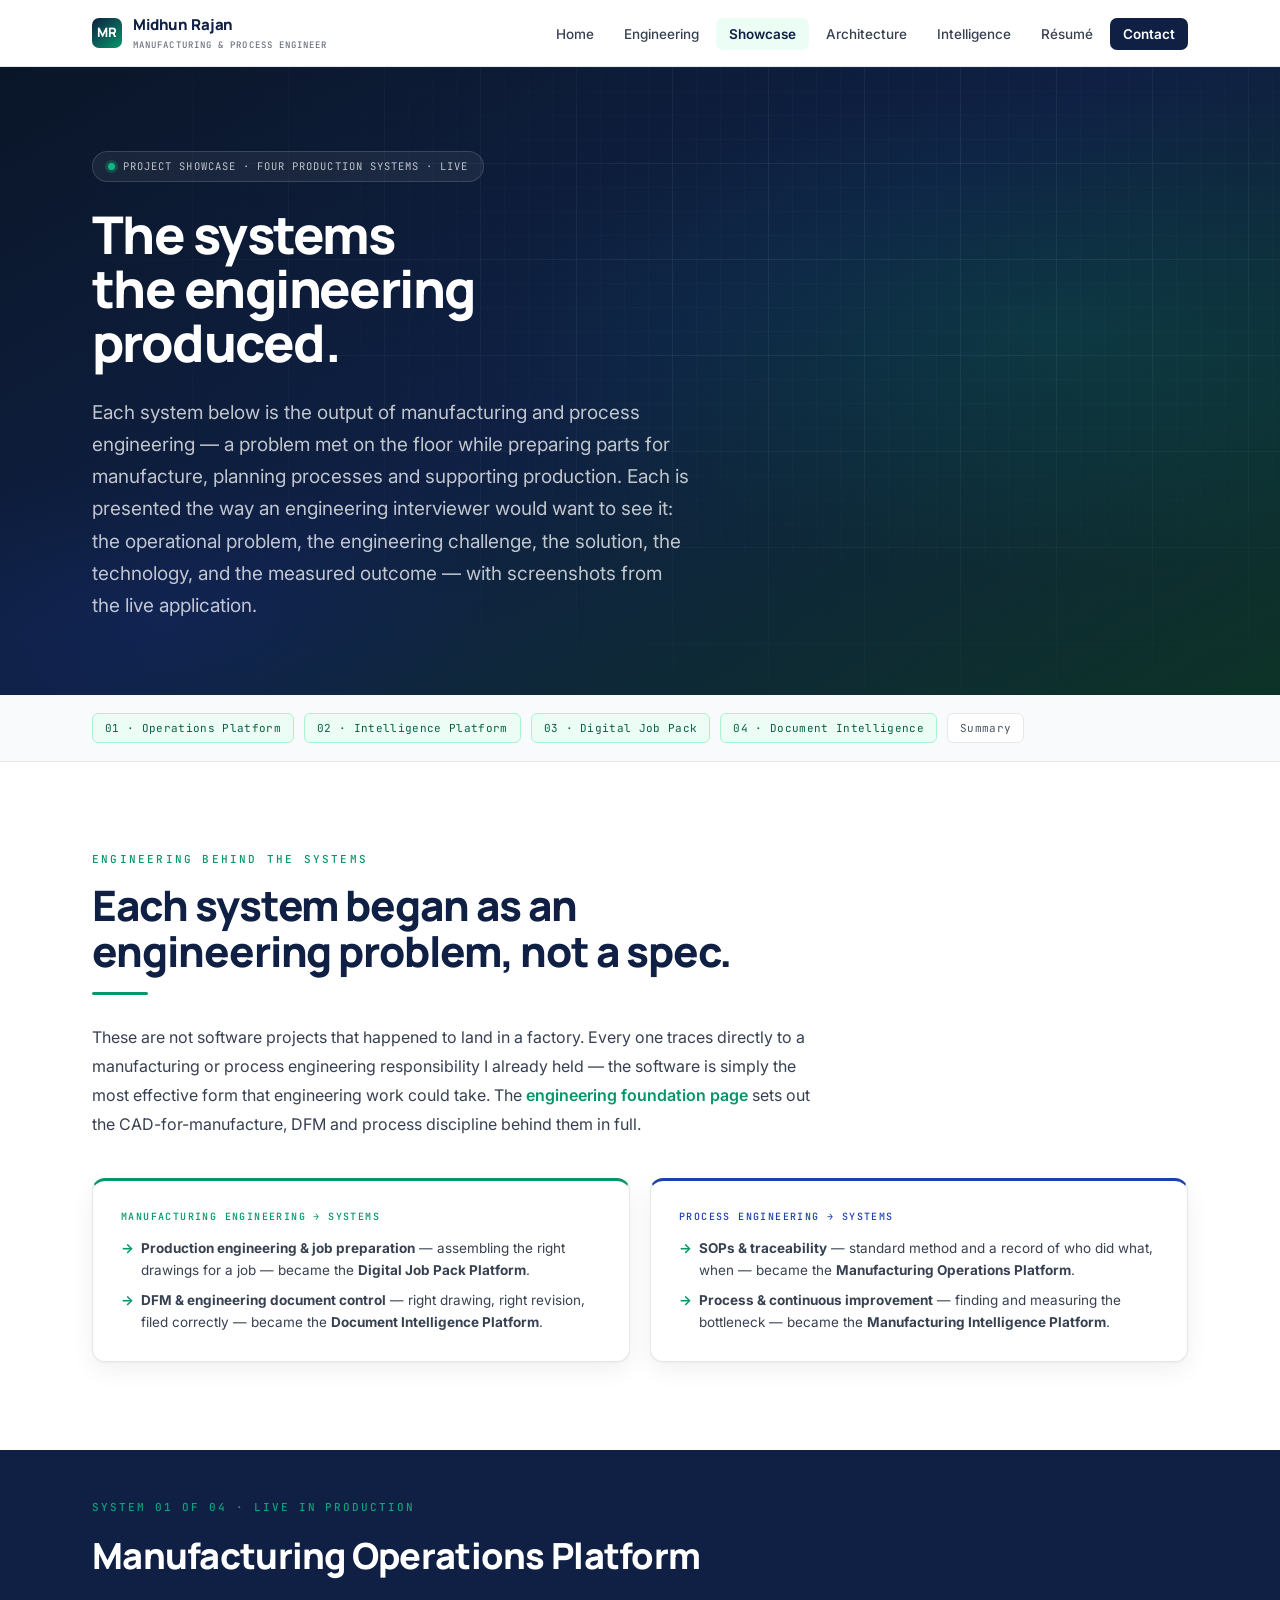
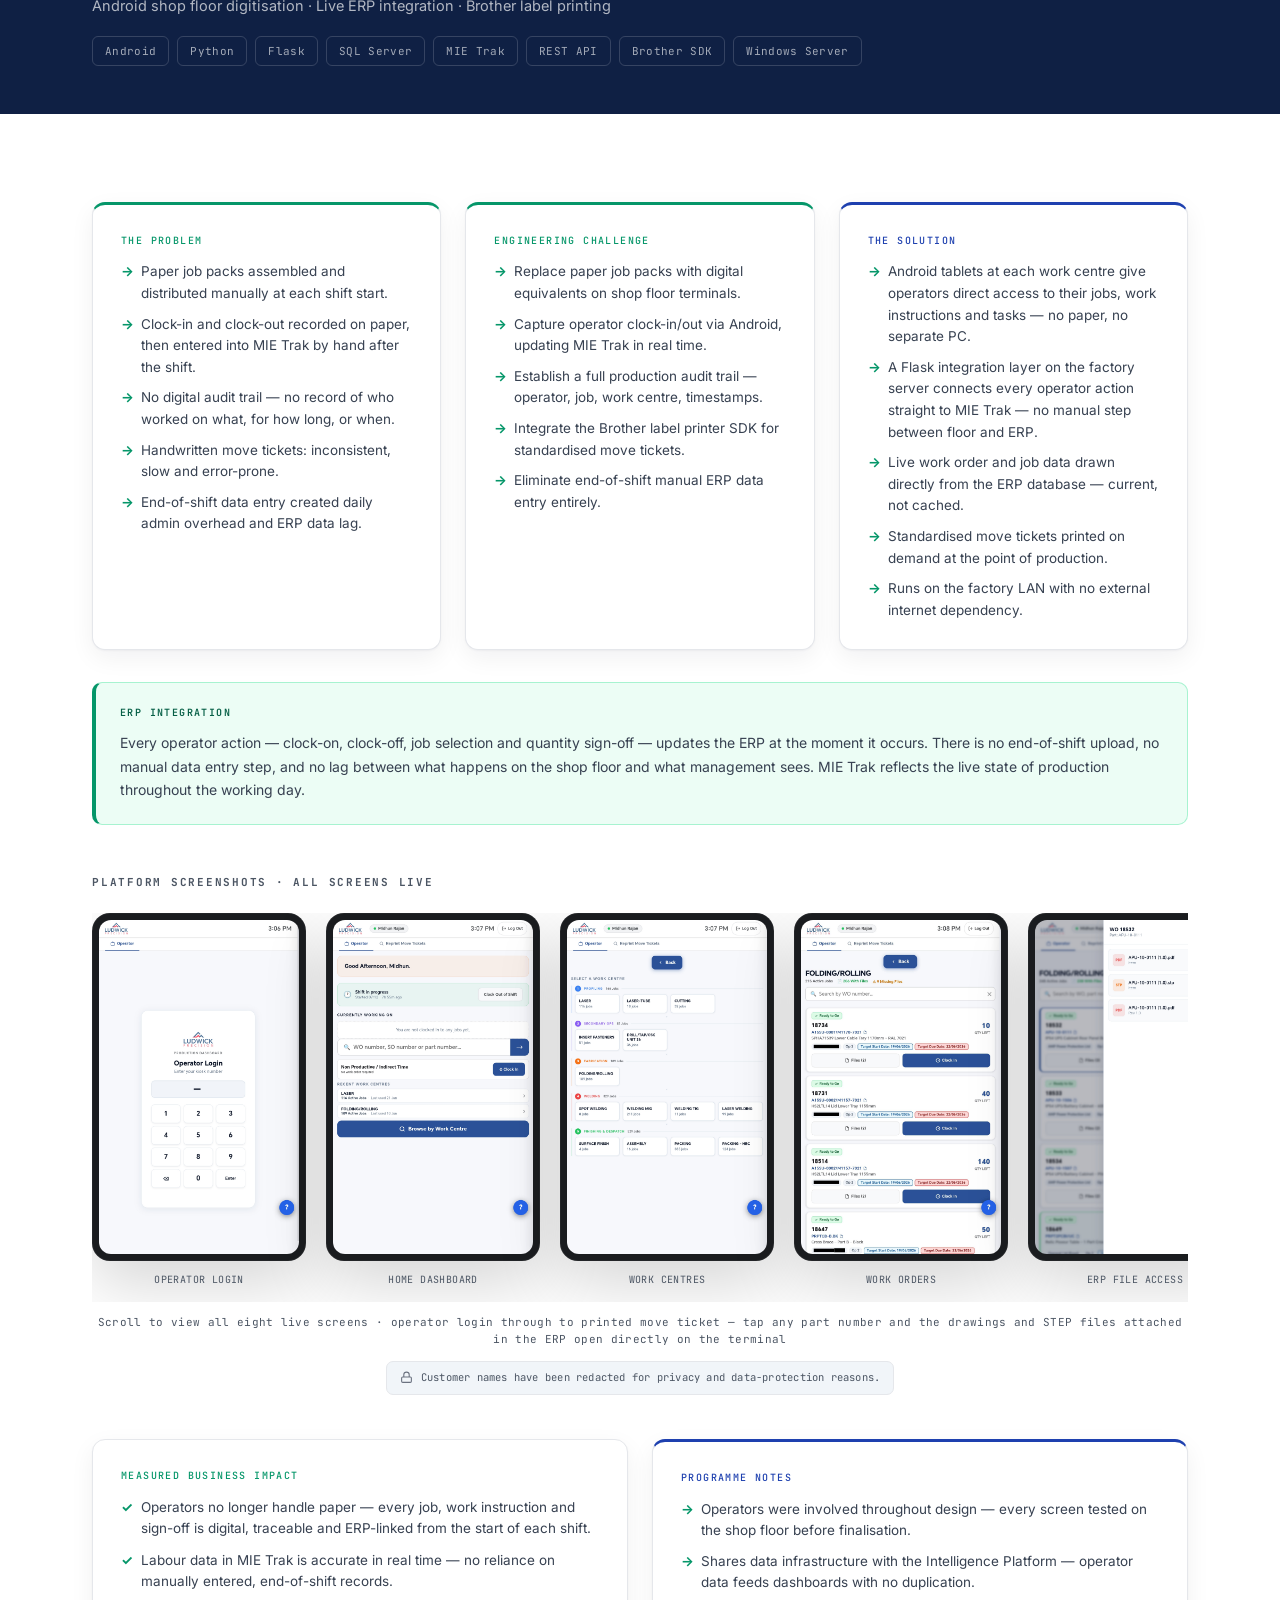
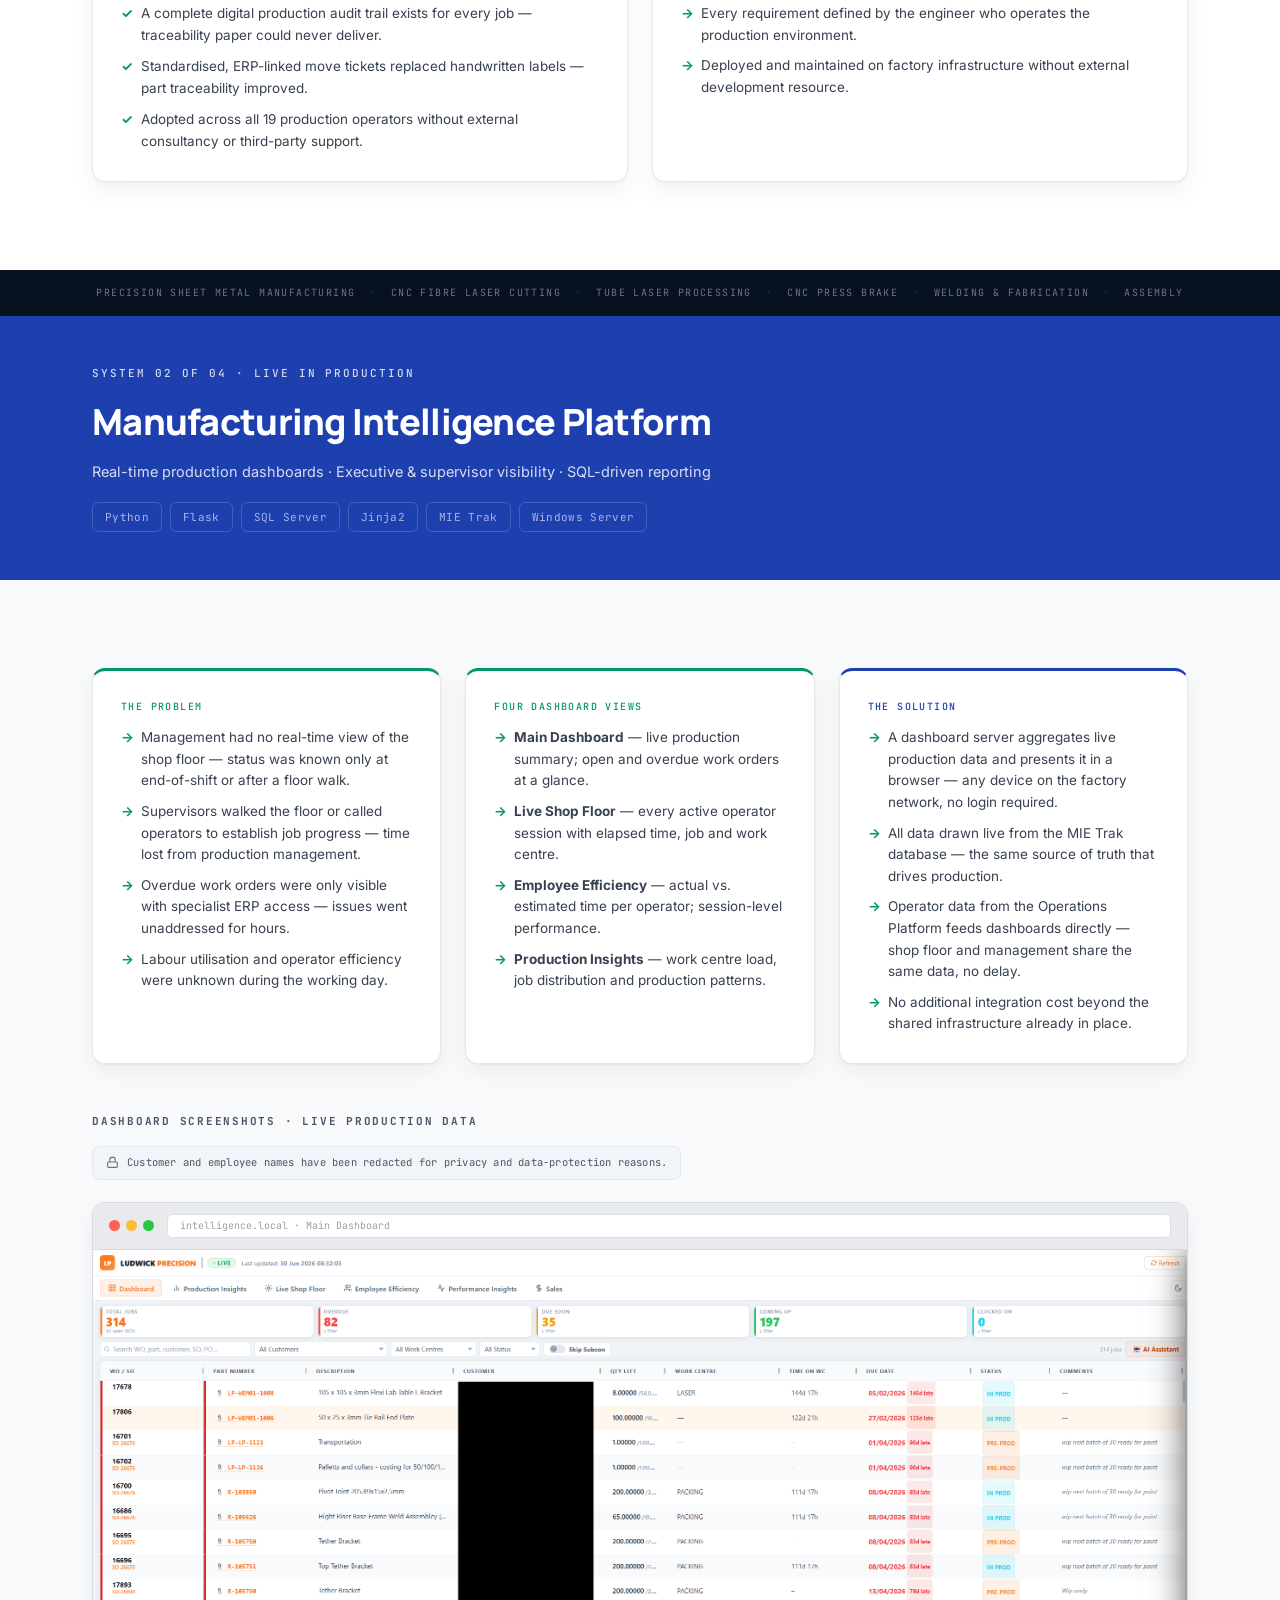
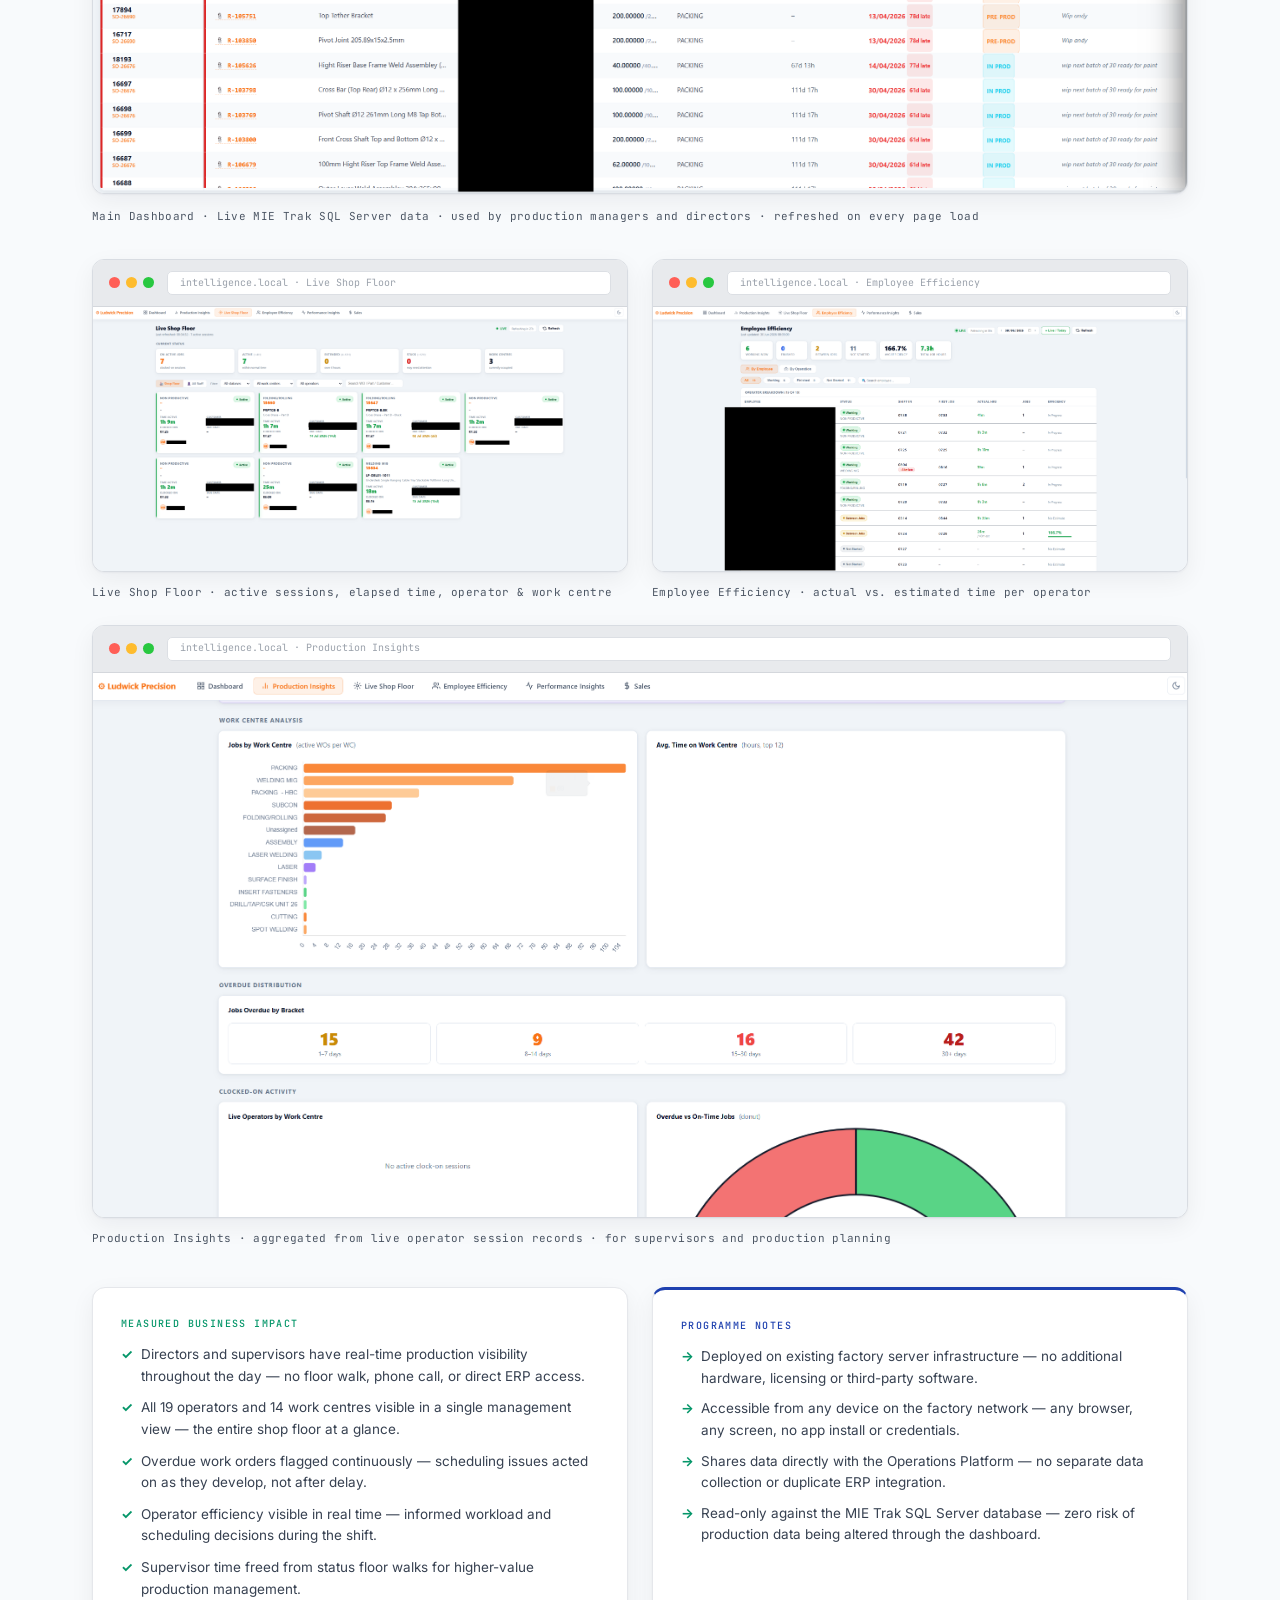
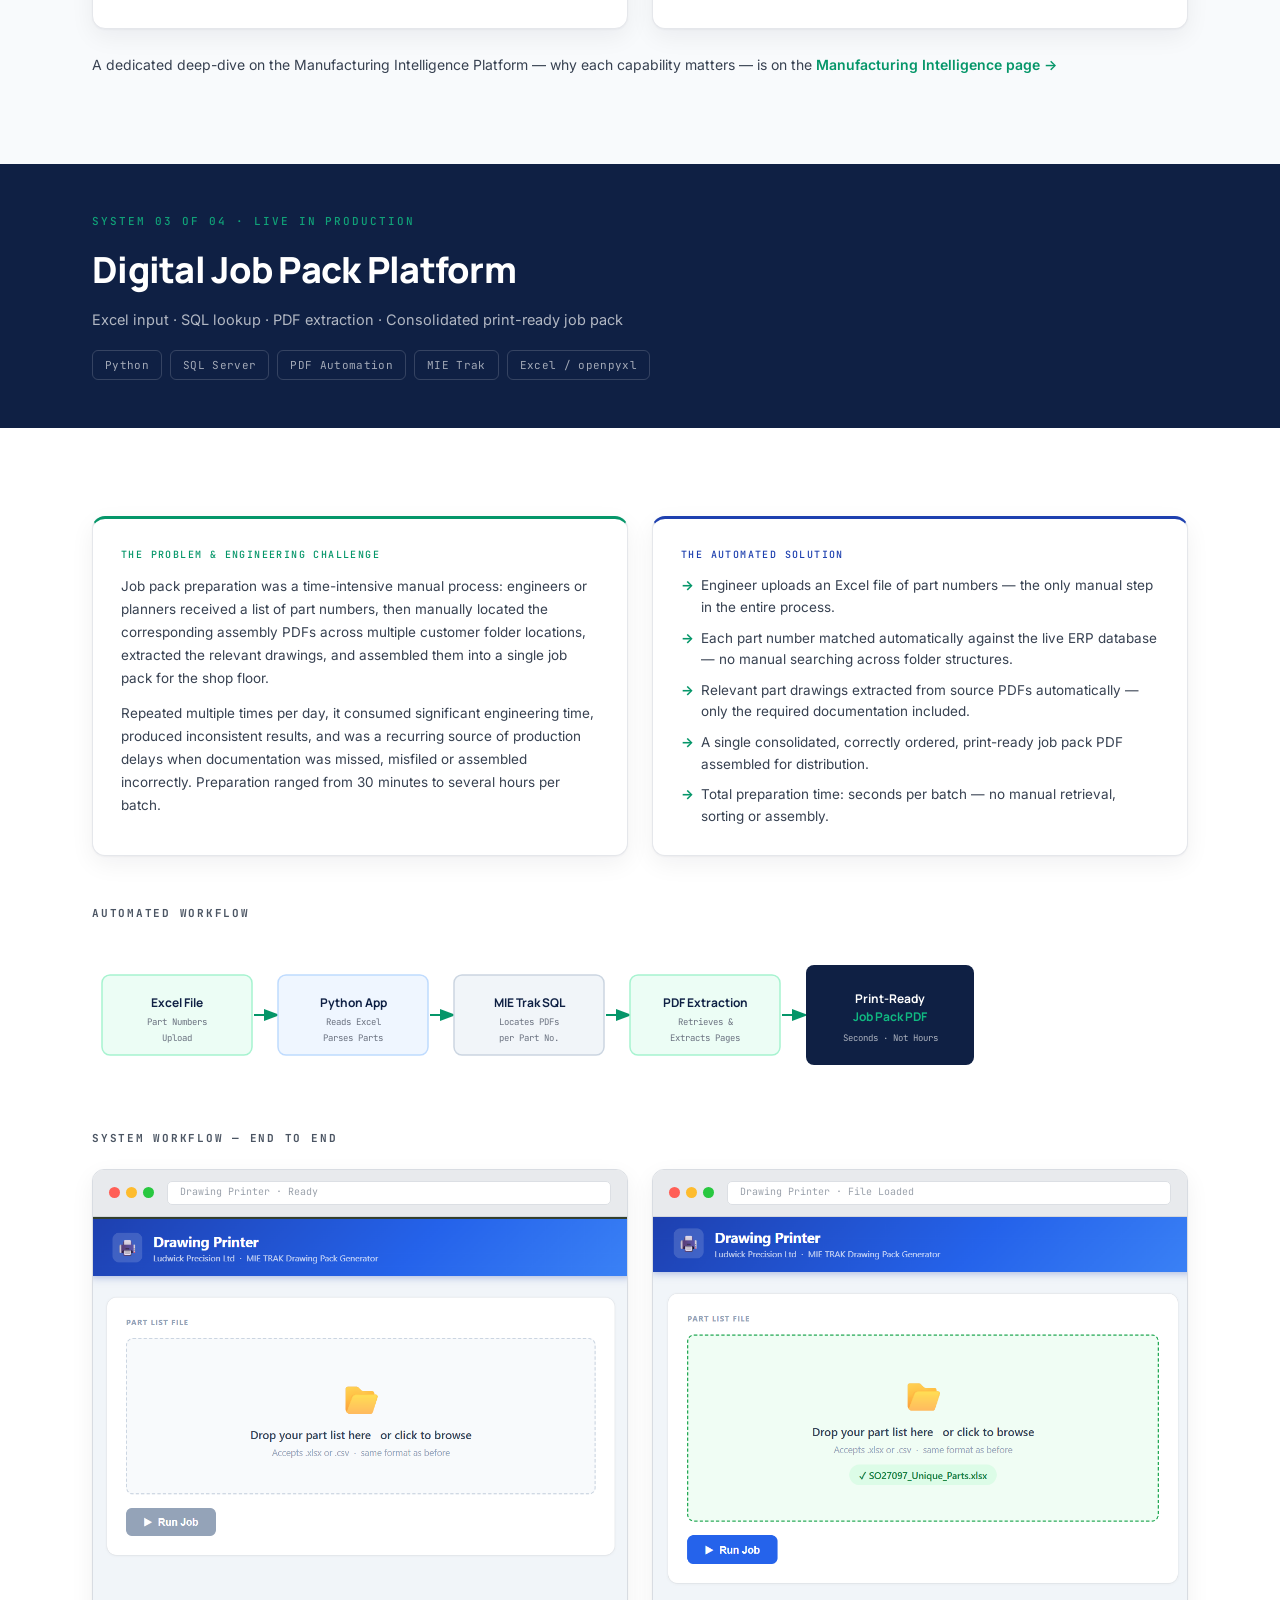
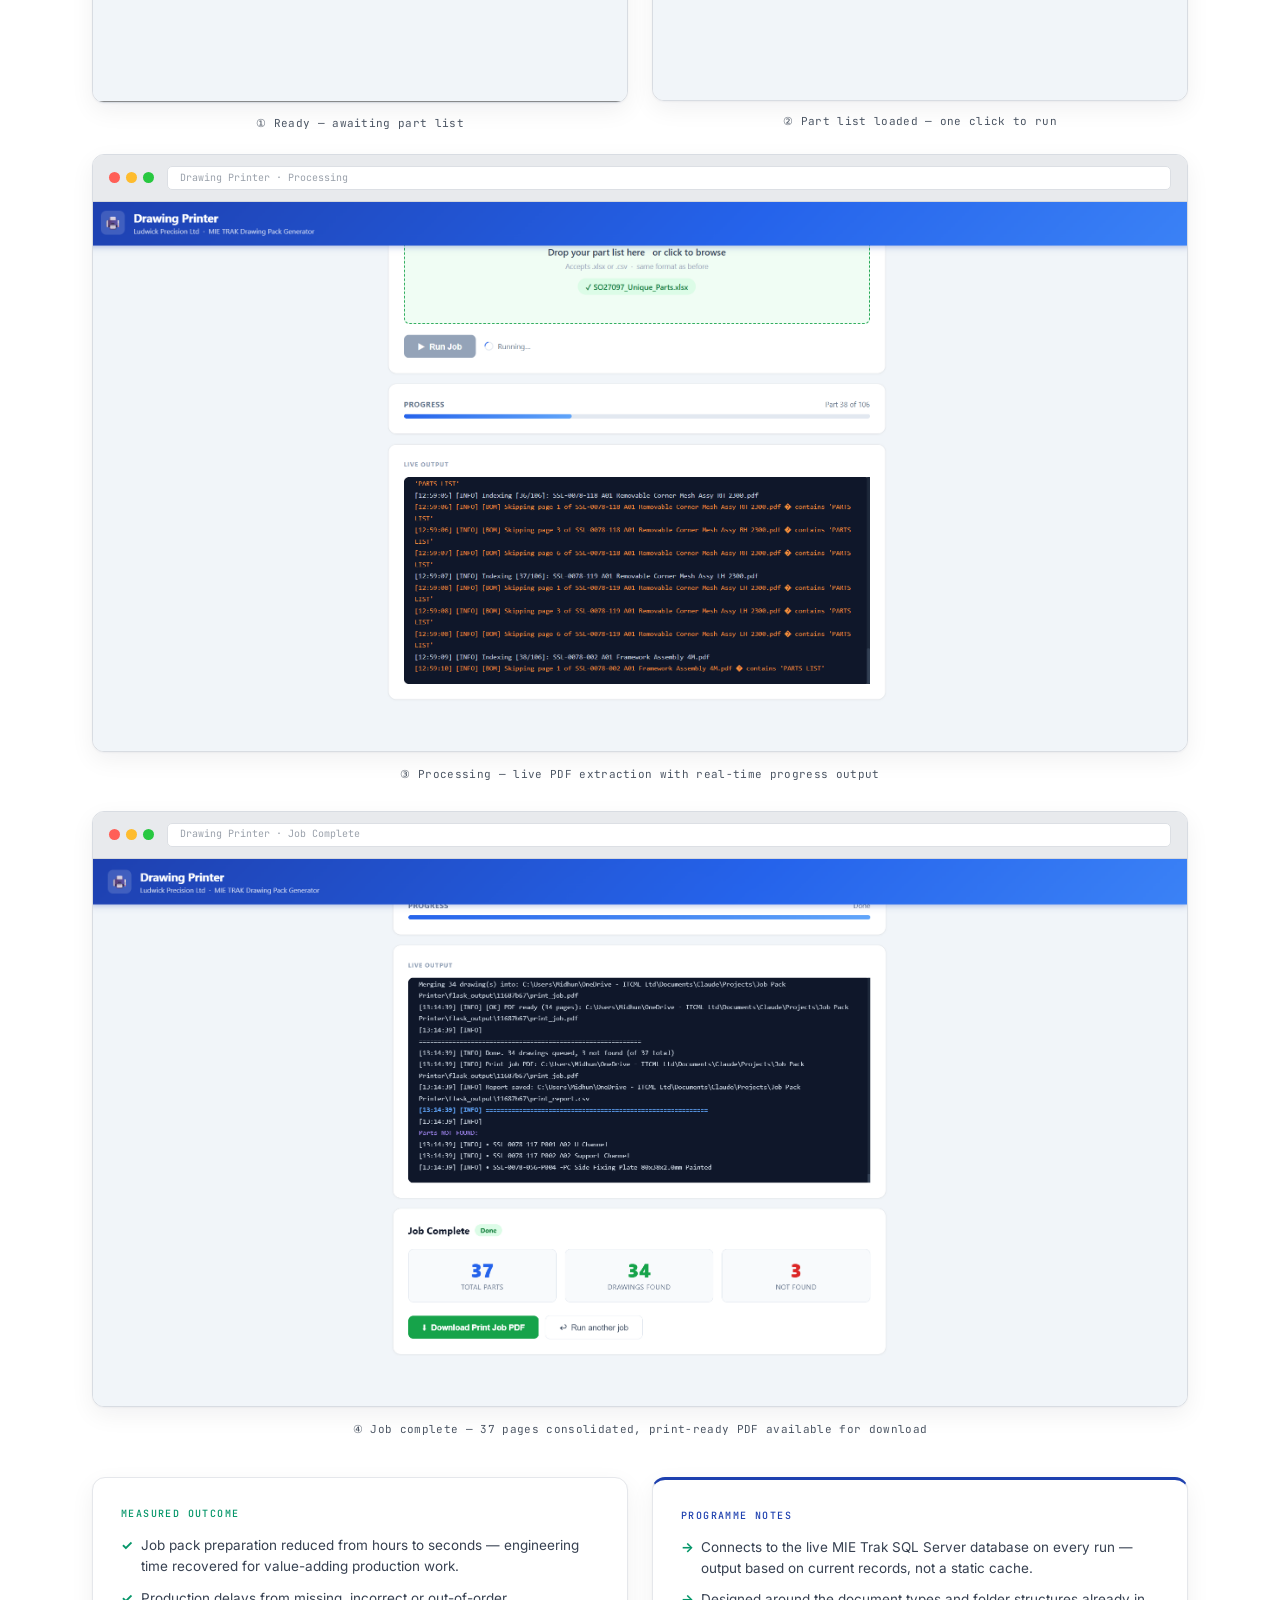
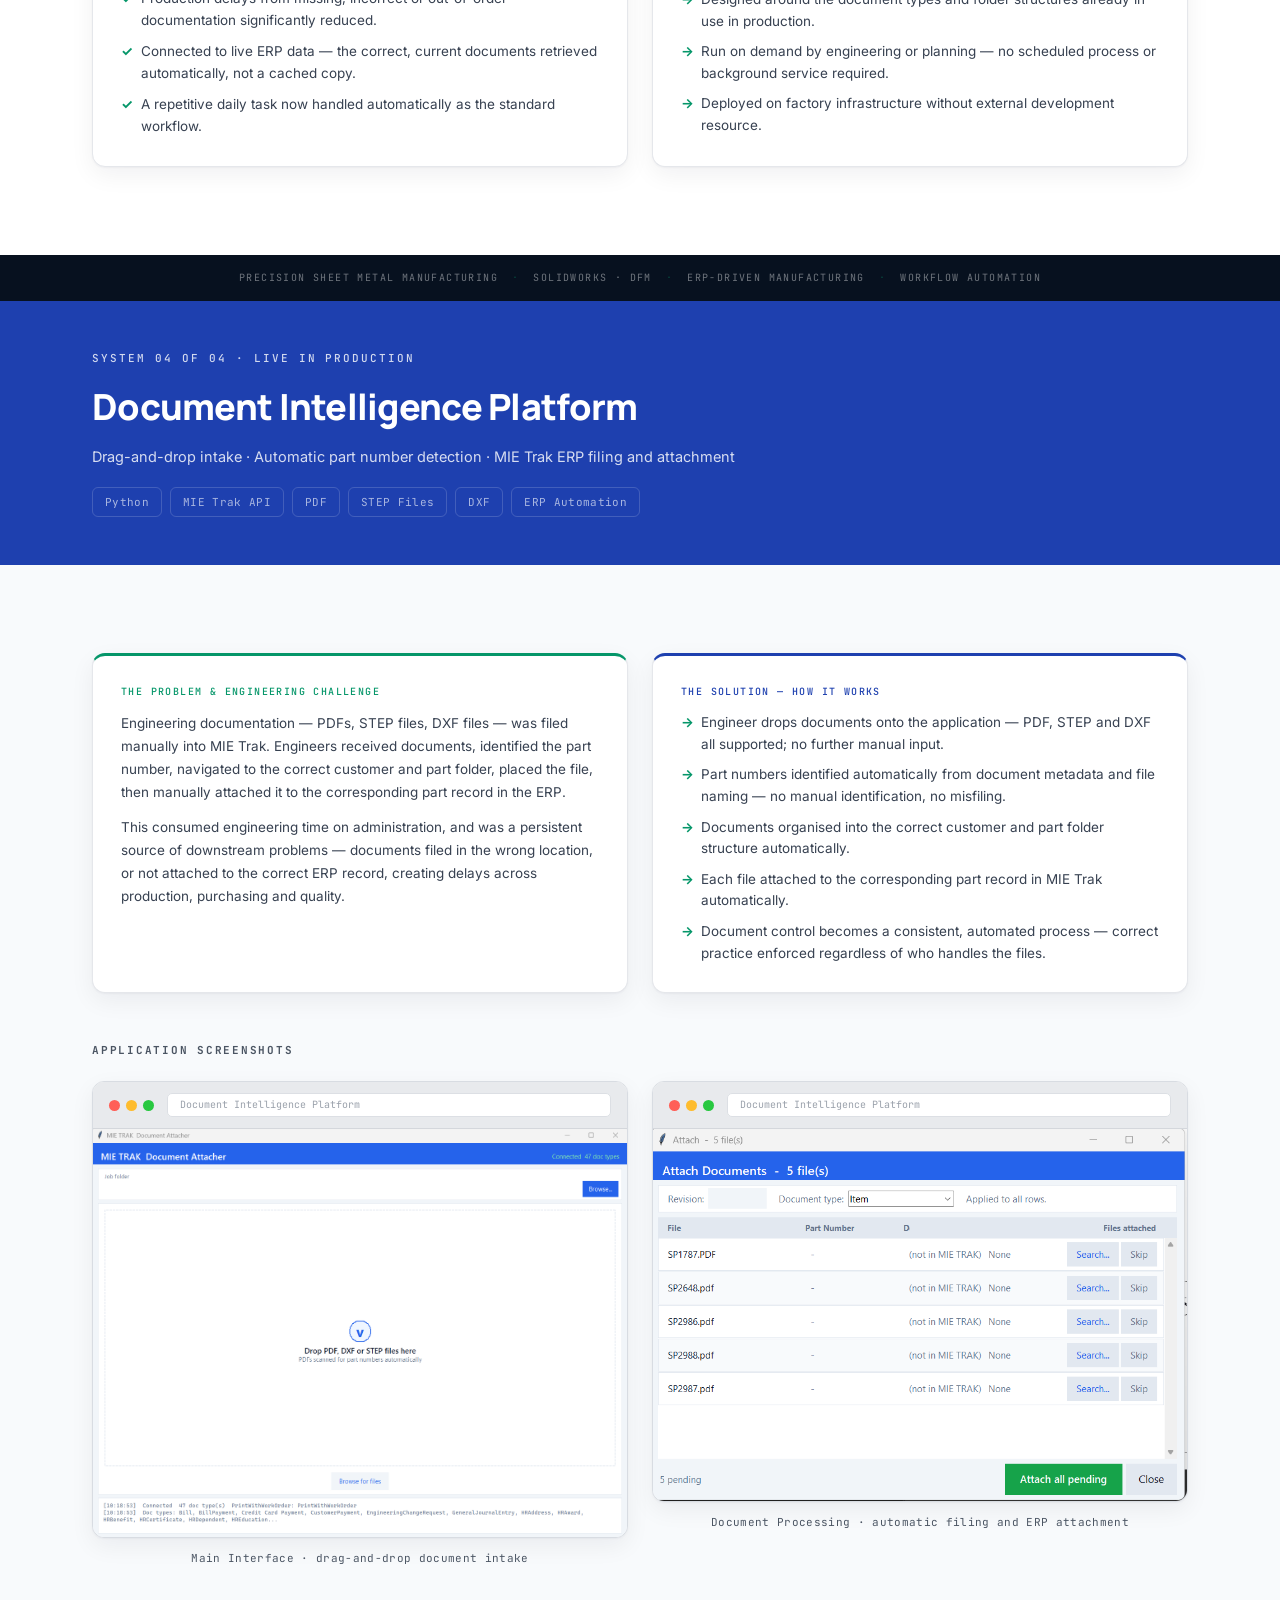
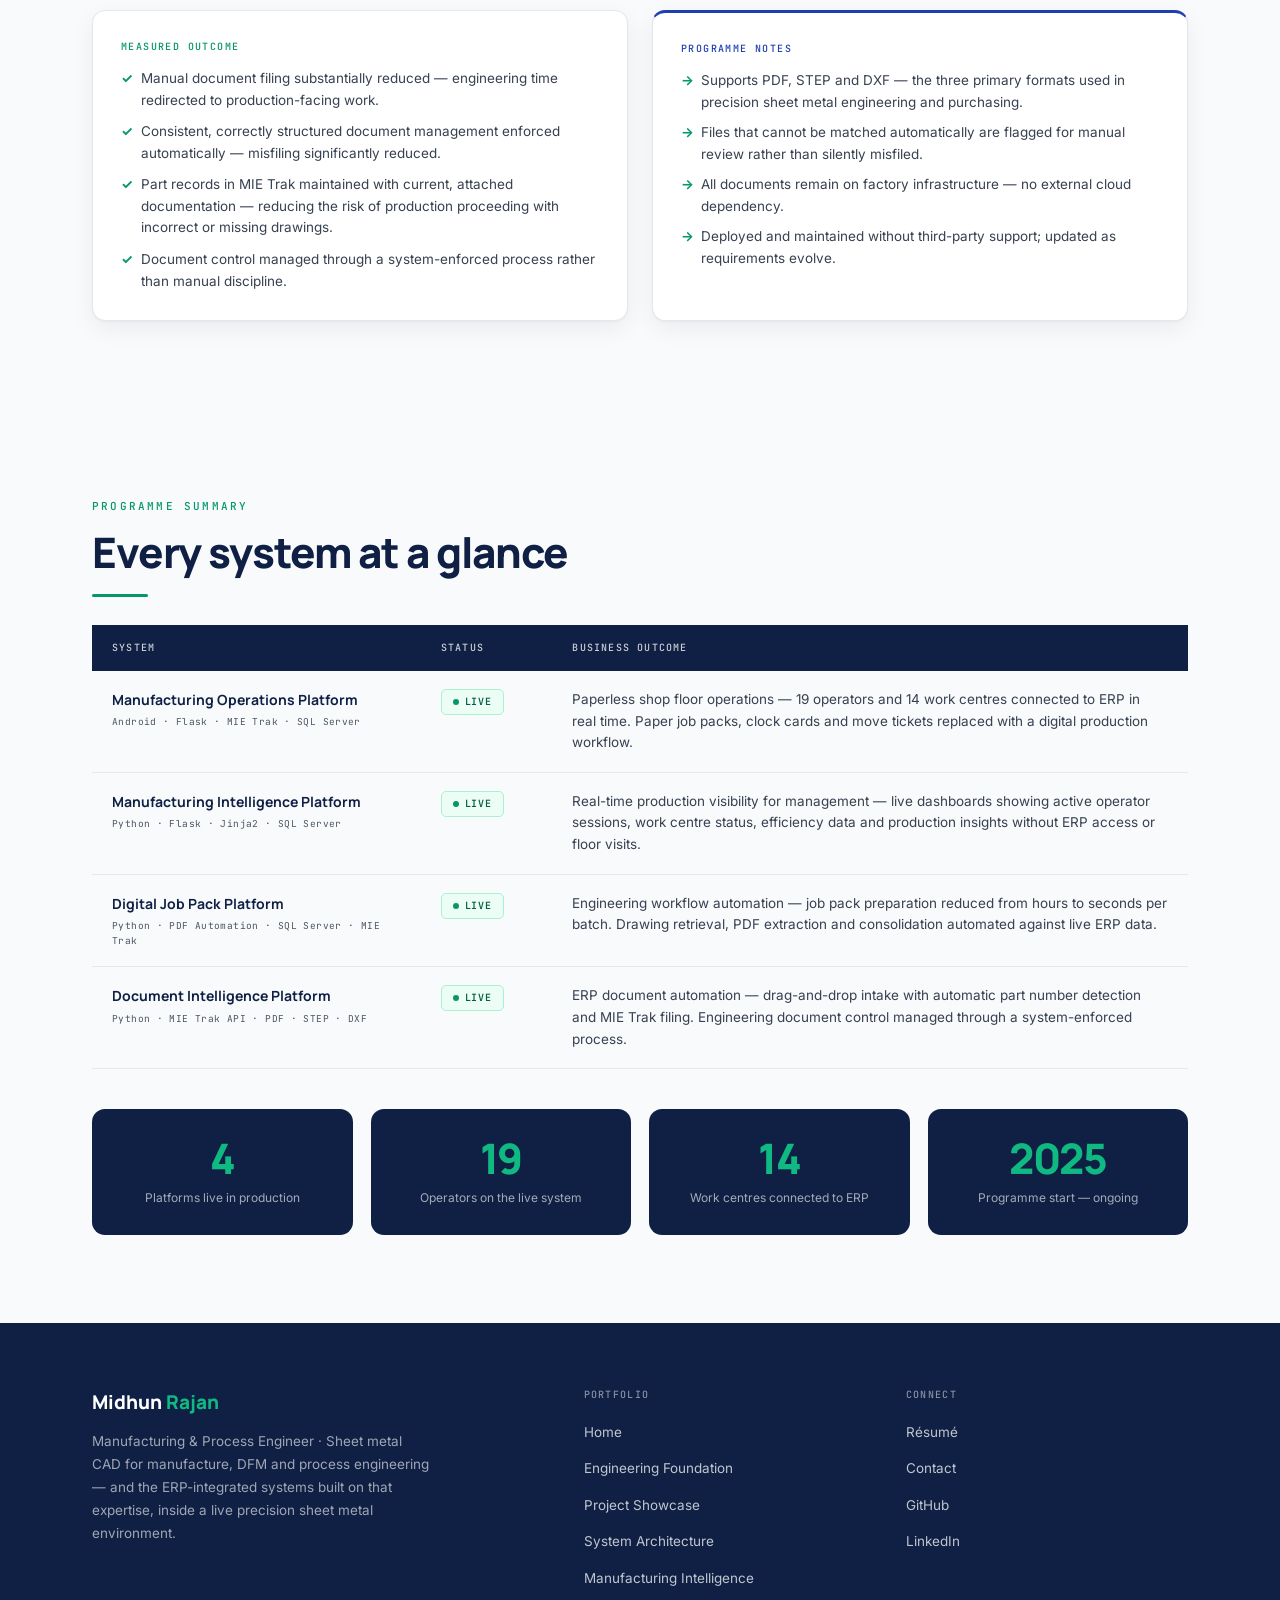
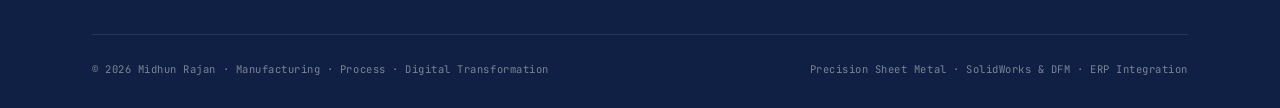
<file: showcase.html>
<!DOCTYPE html>
<html lang="en">
<head>
<meta charset="UTF-8">
<meta name="viewport" content="width=device-width,initial-scale=1.0">
<title>Project Showcase · Midhun Rajan — Manufacturing Systems</title>
<meta name="description" content="Four ERP-integrated manufacturing systems in detail — problem, engineering challenge, solution, technology and measured business impact, with screenshots from each live application.">
<link rel="preconnect" href="https://fonts.googleapis.com">
<link rel="preconnect" href="https://fonts.gstatic.com" crossorigin>
<link href="https://fonts.googleapis.com/css2?family=Inter:wght@300;400;500;600;700&family=Manrope:wght@500;600;700;800&family=JetBrains+Mono:wght@400;500&display=swap" rel="stylesheet">
<meta name="theme-color" content="#0F2044">
<link rel="icon" type="image/svg+xml" href="assets/favicon.svg">
<link rel="icon" type="image/png" sizes="32x32" href="assets/favicon-32.png">
<link rel="icon" type="image/png" sizes="16x16" href="assets/favicon-16.png">
<link rel="icon" href="assets/favicon.ico" sizes="any">
<link rel="apple-touch-icon" href="assets/apple-touch-icon.png">
<link rel="manifest" href="assets/site.webmanifest">
<link rel="stylesheet" href="assets/site.css">
</head>
<body>
<a href="#main" class="skip">Skip to content</a>

<header class="site-head">
  <nav class="nav" aria-label="Primary">
    <a class="brand" href="index.html"><span class="brand-mark">MR</span><span>Midhun Rajan<small>Manufacturing &amp; Process Engineer</small></span></a>
    <button class="nav-toggle" aria-label="Toggle navigation" aria-expanded="false" aria-controls="navlinks">
      <svg viewBox="0 0 24 24" fill="none" stroke="currentColor" stroke-width="2"><line x1="3" y1="6" x2="21" y2="6"/><line x1="3" y1="12" x2="21" y2="12"/><line x1="3" y1="18" x2="21" y2="18"/></svg>
    </button>
    <ul class="nav-links" id="navlinks">
      <li><a href="index.html">Home</a></li>
      <li><a href="engineering.html">Engineering</a></li>
      <li><a href="showcase.html" aria-current="page">Showcase</a></li>
      <li><a href="architecture.html">Architecture</a></li>
      <li><a href="intelligence.html">Intelligence</a></li>
      <li><a href="resume.html">Résumé</a></li>
      <li><a href="contact.html" class="nav-cta">Contact</a></li>
    </ul>
  </nav>
</header>

<main id="main">

<!-- ── PAGE HERO ──────────────────────────────────────── -->
<section class="hero" style="padding:84px 0 72px">
  <div class="wrap">
    <span class="hero-badge">Project Showcase · Four Production Systems · Live</span>
    <h1 style="font-size:clamp(32px,5vw,52px)">The systems<br>the engineering produced.</h1>
    <p class="hero-sub">Each system below is the output of manufacturing and process engineering — a problem met on the floor while preparing parts for manufacture, planning processes and supporting production. Each is presented the way an engineering interviewer would want to see it: the operational problem, the engineering challenge, the solution, the technology, and the measured outcome — with screenshots from the live application.</p>
  </div>
</section>

<!-- ── JUMP NAV ───────────────────────────────────────── -->
<div class="bg-alt jumpnav" style="border-bottom:1px solid var(--bd)">
  <div class="wrap" style="display:flex;gap:10px;flex-wrap:wrap;padding-top:18px;padding-bottom:18px">
    <a href="#mop" class="chip chip--green">01 · Operations Platform</a>
    <a href="#mip" class="chip chip--green">02 · Intelligence Platform</a>
    <a href="#jpa" class="chip chip--green">03 · Digital Job Pack</a>
    <a href="#dms" class="chip chip--green">04 · Document Intelligence</a>
    <a href="#summary" class="chip">Summary</a>
  </div>
</div>

<!-- ── ENGINEERING BEHIND THE SYSTEMS ─────────────────── -->
<section class="section">
  <div class="wrap">
    <div class="eyebrow">Engineering Behind the Systems</div>
    <h2 class="h-sec">Each system began as an<br>engineering problem, not a spec.</h2>
    <div class="rule"></div>
    <p class="lead" style="margin-bottom:40px">These are not software projects that happened to land in a factory. Every one traces directly to a manufacturing or process engineering responsibility I already held — the software is simply the most effective form that engineering work could take. The <a href="engineering.html" style="color:var(--green);font-weight:600">engineering foundation page</a> sets out the CAD-for-manufacture, DFM and process discipline behind them in full.</p>
    <div class="grid g-2" style="gap:20px">
      <div class="card card--top">
        <div class="card-eyebrow">Manufacturing Engineering → Systems</div>
        <ul class="alist">
          <li><strong>Production engineering &amp; job preparation</strong> — assembling the right drawings for a job — became the <strong>Digital Job Pack Platform</strong>.</li>
          <li><strong>DFM &amp; engineering document control</strong> — right drawing, right revision, filed correctly — became the <strong>Document Intelligence Platform</strong>.</li>
        </ul>
      </div>
      <div class="card card--topblue">
        <div class="card-eyebrow" style="color:var(--blue)">Process Engineering → Systems</div>
        <ul class="alist">
          <li><strong>SOPs &amp; traceability</strong> — standard method and a record of who did what, when — became the <strong>Manufacturing Operations Platform</strong>.</li>
          <li><strong>Process &amp; continuous improvement</strong> — finding and measuring the bottleneck — became the <strong>Manufacturing Intelligence Platform</strong>.</li>
        </ul>
      </div>
    </div>
  </div>
</section>

<!-- ════════════════════ SYSTEM 01 — MOP ════════════════════ -->
<section class="band" id="mop">
  <div class="wrap">
    <div class="num">System 01 of 04 · Live in Production</div>
    <h2>Manufacturing Operations Platform</h2>
    <p>Android shop floor digitisation · Live ERP integration · Brother label printing</p>
    <div class="chips" style="margin-top:18px">
      <span class="chip chip--dark">Android</span><span class="chip chip--dark">Python</span><span class="chip chip--dark">Flask</span>
      <span class="chip chip--dark">SQL Server</span><span class="chip chip--dark">MIE Trak</span><span class="chip chip--dark">REST API</span>
      <span class="chip chip--dark">Brother SDK</span><span class="chip chip--dark">Windows Server</span>
    </div>
  </div>
</section>

<section class="section">
  <div class="wrap">
    <div class="grid g-3">
      <div class="card card--top">
        <div class="card-eyebrow">The Problem</div>
        <ul class="alist">
          <li>Paper job packs assembled and distributed manually at each shift start.</li>
          <li>Clock-in and clock-out recorded on paper, then entered into MIE&nbsp;Trak by hand after the shift.</li>
          <li>No digital audit trail — no record of who worked on what, for how long, or when.</li>
          <li>Handwritten move tickets: inconsistent, slow and error-prone.</li>
          <li>End-of-shift data entry created daily admin overhead and ERP data lag.</li>
        </ul>
      </div>
      <div class="card card--top">
        <div class="card-eyebrow">Engineering Challenge</div>
        <ul class="alist">
          <li>Replace paper job packs with digital equivalents on shop floor terminals.</li>
          <li>Capture operator clock-in/out via Android, updating MIE&nbsp;Trak in real time.</li>
          <li>Establish a full production audit trail — operator, job, work centre, timestamps.</li>
          <li>Integrate the Brother label printer SDK for standardised move tickets.</li>
          <li>Eliminate end-of-shift manual ERP data entry entirely.</li>
        </ul>
      </div>
      <div class="card card--topblue">
        <div class="card-eyebrow" style="color:var(--blue)">The Solution</div>
        <ul class="alist">
          <li>Android tablets at each work centre give operators direct access to their jobs, work instructions and tasks — no paper, no separate PC.</li>
          <li>A Flask integration layer on the factory server connects every operator action straight to MIE&nbsp;Trak — no manual step between floor and ERP.</li>
          <li>Live work order and job data drawn directly from the ERP database — current, not cached.</li>
          <li>Standardised move tickets printed on demand at the point of production.</li>
          <li>Runs on the factory LAN with no external internet dependency.</li>
        </ul>
      </div>
    </div>

    <div class="callout callout--green" style="margin-top:32px">
      <h4>ERP Integration</h4>
      <p>Every operator action — clock-on, clock-off, job selection and quantity sign-off — updates the ERP at the moment it occurs. There is no end-of-shift upload, no manual data entry step, and no lag between what happens on the shop floor and what management sees. MIE&nbsp;Trak reflects the live state of production throughout the working day.</p>
    </div>

    <h3 style="font-family:var(--fm);font-size:11px;letter-spacing:.16em;text-transform:uppercase;color:var(--lt);margin:48px 0 22px">Platform Screenshots · All Screens Live</h3>
    <div class="phone-row">
      <div class="phone-wrap"><div class="phone"><div class="phone-notch"></div><div class="phone-screen"><img src="screenshots/sc-01-auth.jpg" alt="Manufacturing Operations Platform — operator login screen" loading="lazy"></div></div><div class="phone-lbl">Operator Login</div></div>
      <div class="phone-wrap"><div class="phone"><div class="phone-notch"></div><div class="phone-screen"><img src="screenshots/sc-02-home.jpg" alt="Manufacturing Operations Platform — home dashboard" loading="lazy"></div></div><div class="phone-lbl">Home Dashboard</div></div>
      <div class="phone-wrap"><div class="phone"><div class="phone-notch"></div><div class="phone-screen"><img src="screenshots/sc-03-workcentres.jpg" alt="Manufacturing Operations Platform — work centre selection" loading="lazy"></div></div><div class="phone-lbl">Work Centres</div></div>
      <div class="phone-wrap"><div class="phone"><div class="phone-notch"></div><div class="phone-screen"><img src="screenshots/sc-04-jobs.jpg" alt="Manufacturing Operations Platform — work order list" loading="lazy"></div></div><div class="phone-lbl">Work Orders</div></div>
      <div class="phone-wrap"><div class="phone"><div class="phone-notch"></div><div class="phone-screen"><img src="screenshots/sc-08-files.jpg" alt="Manufacturing Operations Platform — tap a part number to open the drawings and STEP files attached in the ERP, directly from the app" loading="lazy"></div></div><div class="phone-lbl">ERP File Access</div></div>
      <div class="phone-wrap"><div class="phone"><div class="phone-notch"></div><div class="phone-screen"><img src="screenshots/sc-05-clockin.jpg" alt="Manufacturing Operations Platform — clock in" loading="lazy"></div></div><div class="phone-lbl">Clock In</div></div>
      <div class="phone-wrap"><div class="phone"><div class="phone-notch"></div><div class="phone-screen"><img src="screenshots/sc-06-clockout.jpg" alt="Manufacturing Operations Platform — clock out" loading="lazy"></div></div><div class="phone-lbl">Clock Out</div></div>
      <div class="phone-wrap"><div class="phone"><div class="phone-notch"></div><div class="phone-screen"><img src="screenshots/sc-07-ticket.jpg" alt="Manufacturing Operations Platform — printed move ticket" loading="lazy"></div></div><div class="phone-lbl">Move Ticket</div></div>
    </div>
    <p class="figure-cap center">Scroll to view all eight live screens · operator login through to printed move ticket — tap any part number and the drawings and STEP files attached in the ERP open directly on the terminal</p>
    <div class="center" style="margin-top:14px"><span class="redact-note"><svg viewBox="0 0 24 24" fill="none" stroke="currentColor" stroke-width="2"><rect x="3" y="11" width="18" height="10" rx="2"/><path d="M7 11V7a5 5 0 0 1 10 0v4"/></svg>Customer names have been redacted for privacy and data-protection reasons.</span></div>

    <div class="grid g-2" style="margin-top:44px">
      <div class="card">
        <div class="card-eyebrow">Measured Business Impact</div>
        <ul class="clist">
          <li>Operators no longer handle paper — every job, work instruction and sign-off is digital, traceable and ERP-linked from the start of each shift.</li>
          <li>Labour data in MIE&nbsp;Trak is accurate in real time — no reliance on manually entered, end-of-shift records.</li>
          <li>A complete digital production audit trail exists for every job — traceability paper could never deliver.</li>
          <li>Standardised, ERP-linked move tickets replaced handwritten labels — part traceability improved.</li>
          <li>Adopted across all 19 production operators without external consultancy or third-party support.</li>
        </ul>
      </div>
      <div class="card card--topblue">
        <div class="card-eyebrow" style="color:var(--blue)">Programme Notes</div>
        <ul class="alist">
          <li>Operators were involved throughout design — every screen tested on the shop floor before finalisation.</li>
          <li>Shares data infrastructure with the Intelligence Platform — operator data feeds dashboards with no duplication.</li>
          <li>Every requirement defined by the engineer who operates the production environment.</li>
          <li>Deployed and maintained on factory infrastructure without external development resource.</li>
        </ul>
      </div>
    </div>
  </div>
</section>

<div class="mfg-strip"><div class="wrap"><span>Precision Sheet Metal Manufacturing</span><span class="sep">·</span><span>CNC Fibre Laser Cutting</span><span class="sep">·</span><span>Tube Laser Processing</span><span class="sep">·</span><span>CNC Press Brake</span><span class="sep">·</span><span>Welding &amp; Fabrication</span><span class="sep">·</span><span>Assembly</span></div></div>

<!-- ════════════════════ SYSTEM 02 — MIP ════════════════════ -->
<section class="band" id="mip" style="background:var(--blue)">
  <div class="wrap">
    <div class="num" style="color:rgba(255,255,255,.8)">System 02 of 04 · Live in Production</div>
    <h2>Manufacturing Intelligence Platform</h2>
    <p style="color:rgba(255,255,255,.82)">Real-time production dashboards · Executive &amp; supervisor visibility · SQL-driven reporting</p>
    <div class="chips" style="margin-top:18px">
      <span class="chip chip--dark">Python</span><span class="chip chip--dark">Flask</span><span class="chip chip--dark">SQL Server</span>
      <span class="chip chip--dark">Jinja2</span><span class="chip chip--dark">MIE Trak</span><span class="chip chip--dark">Windows Server</span>
    </div>
  </div>
</section>

<section class="section bg-alt">
  <div class="wrap">
    <div class="grid g-3">
      <div class="card card--top">
        <div class="card-eyebrow">The Problem</div>
        <ul class="alist">
          <li>Management had no real-time view of the shop floor — status was known only at end-of-shift or after a floor walk.</li>
          <li>Supervisors walked the floor or called operators to establish job progress — time lost from production management.</li>
          <li>Overdue work orders were only visible with specialist ERP access — issues went unaddressed for hours.</li>
          <li>Labour utilisation and operator efficiency were unknown during the working day.</li>
        </ul>
      </div>
      <div class="card card--top">
        <div class="card-eyebrow">Four Dashboard Views</div>
        <ul class="alist">
          <li><strong>Main Dashboard</strong> — live production summary; open and overdue work orders at a glance.</li>
          <li><strong>Live Shop Floor</strong> — every active operator session with elapsed time, job and work centre.</li>
          <li><strong>Employee Efficiency</strong> — actual vs. estimated time per operator; session-level performance.</li>
          <li><strong>Production Insights</strong> — work centre load, job distribution and production patterns.</li>
        </ul>
      </div>
      <div class="card card--topblue">
        <div class="card-eyebrow" style="color:var(--blue)">The Solution</div>
        <ul class="alist">
          <li>A dashboard server aggregates live production data and presents it in a browser — any device on the factory network, no login required.</li>
          <li>All data drawn live from the MIE&nbsp;Trak database — the same source of truth that drives production.</li>
          <li>Operator data from the Operations Platform feeds dashboards directly — shop floor and management share the same data, no delay.</li>
          <li>No additional integration cost beyond the shared infrastructure already in place.</li>
        </ul>
      </div>
    </div>

    <h3 style="font-family:var(--fm);font-size:11px;letter-spacing:.16em;text-transform:uppercase;color:var(--lt);margin:48px 0 16px">Dashboard Screenshots · Live Production Data</h3>
    <div style="margin-bottom:22px"><span class="redact-note"><svg viewBox="0 0 24 24" fill="none" stroke="currentColor" stroke-width="2"><rect x="3" y="11" width="18" height="10" rx="2"/><path d="M7 11V7a5 5 0 0 1 10 0v4"/></svg>Customer and employee names have been redacted for privacy and data-protection reasons.</span></div>
    <div class="browser" style="margin-bottom:14px">
      <div class="browser-bar"><div class="browser-dots"><span></span><span></span><span></span></div><div class="browser-url">intelligence.local · Main Dashboard</div></div>
      <div class="browser-screen"><img src="screenshots/pi/sc-pi-01-dashboard.png" alt="Manufacturing Intelligence Platform — main dashboard with live production summary" loading="lazy"></div>
    </div>
    <p class="figure-cap" style="margin-bottom:34px">Main Dashboard · Live MIE&nbsp;Trak SQL Server data · used by production managers and directors · refreshed on every page load</p>

    <div class="grid g-2">
      <div>
        <div class="browser">
          <div class="browser-bar"><div class="browser-dots"><span></span><span></span><span></span></div><div class="browser-url">intelligence.local · Live Shop Floor</div></div>
          <div class="browser-screen"><img src="screenshots/pi/sc-pi-02-shopfloor.png" alt="Manufacturing Intelligence Platform — live shop floor active sessions" loading="lazy"></div>
        </div>
        <p class="figure-cap">Live Shop Floor · active sessions, elapsed time, operator &amp; work centre</p>
      </div>
      <div>
        <div class="browser">
          <div class="browser-bar"><div class="browser-dots"><span></span><span></span><span></span></div><div class="browser-url">intelligence.local · Employee Efficiency</div></div>
          <div class="browser-screen"><img src="screenshots/pi/sc-pi-03-efficiency.png" alt="Manufacturing Intelligence Platform — employee efficiency actual vs estimated" loading="lazy"></div>
        </div>
        <p class="figure-cap">Employee Efficiency · actual vs. estimated time per operator</p>
      </div>
    </div>

    <div class="browser" style="margin-top:24px">
      <div class="browser-bar"><div class="browser-dots"><span></span><span></span><span></span></div><div class="browser-url">intelligence.local · Production Insights</div></div>
      <div class="browser-screen"><img src="screenshots/pi/sc-pi-04-insights.png" alt="Manufacturing Intelligence Platform — production insights and trend summary" loading="lazy"></div>
    </div>
    <p class="figure-cap" style="margin-bottom:40px">Production Insights · aggregated from live operator session records · for supervisors and production planning</p>

    <div class="grid g-2">
      <div class="card">
        <div class="card-eyebrow">Measured Business Impact</div>
        <ul class="clist">
          <li>Directors and supervisors have real-time production visibility throughout the day — no floor walk, phone call, or direct ERP access.</li>
          <li>All 19 operators and 14 work centres visible in a single management view — the entire shop floor at a glance.</li>
          <li>Overdue work orders flagged continuously — scheduling issues acted on as they develop, not after delay.</li>
          <li>Operator efficiency visible in real time — informed workload and scheduling decisions during the shift.</li>
          <li>Supervisor time freed from status floor walks for higher-value production management.</li>
        </ul>
      </div>
      <div class="card card--topblue">
        <div class="card-eyebrow" style="color:var(--blue)">Programme Notes</div>
        <ul class="alist">
          <li>Deployed on existing factory server infrastructure — no additional hardware, licensing or third-party software.</li>
          <li>Accessible from any device on the factory network — any browser, any screen, no app install or credentials.</li>
          <li>Shares data directly with the Operations Platform — no separate data collection or duplicate ERP integration.</li>
          <li>Read-only against the MIE&nbsp;Trak SQL Server database — zero risk of production data being altered through the dashboard.</li>
        </ul>
      </div>
    </div>
    <p style="margin-top:24px;font-size:14px;color:var(--mid)">A dedicated deep-dive on the Manufacturing Intelligence Platform — why each capability matters — is on the <a href="intelligence.html" style="color:var(--green);font-weight:600">Manufacturing Intelligence page →</a></p>
  </div>
</section>

<!-- ════════════════════ SYSTEM 03 — JPA ════════════════════ -->
<section class="band" id="jpa">
  <div class="wrap">
    <div class="num">System 03 of 04 · Live in Production</div>
    <h2>Digital Job Pack Platform</h2>
    <p>Excel input · SQL lookup · PDF extraction · Consolidated print-ready job pack</p>
    <div class="chips" style="margin-top:18px">
      <span class="chip chip--dark">Python</span><span class="chip chip--dark">SQL Server</span><span class="chip chip--dark">PDF Automation</span>
      <span class="chip chip--dark">MIE Trak</span><span class="chip chip--dark">Excel / openpyxl</span>
    </div>
  </div>
</section>

<section class="section">
  <div class="wrap">
    <div class="grid g-2">
      <div class="card card--top">
        <div class="card-eyebrow">The Problem &amp; Engineering Challenge</div>
        <p style="font-size:13.5px;color:var(--mid);line-height:1.7;margin-bottom:12px">Job pack preparation was a time-intensive manual process: engineers or planners received a list of part numbers, then manually located the corresponding assembly PDFs across multiple customer folder locations, extracted the relevant drawings, and assembled them into a single job pack for the shop floor.</p>
        <p style="font-size:13.5px;color:var(--mid);line-height:1.7">Repeated multiple times per day, it consumed significant engineering time, produced inconsistent results, and was a recurring source of production delays when documentation was missed, misfiled or assembled incorrectly. Preparation ranged from 30 minutes to several hours per batch.</p>
      </div>
      <div class="card card--topblue">
        <div class="card-eyebrow" style="color:var(--blue)">The Automated Solution</div>
        <ul class="alist">
          <li>Engineer uploads an Excel file of part numbers — the only manual step in the entire process.</li>
          <li>Each part number matched automatically against the live ERP database — no manual searching across folder structures.</li>
          <li>Relevant part drawings extracted from source PDFs automatically — only the required documentation included.</li>
          <li>A single consolidated, correctly ordered, print-ready job pack PDF assembled for distribution.</li>
          <li>Total preparation time: seconds per batch — no manual retrieval, sorting or assembly.</li>
        </ul>
      </div>
    </div>

    <h3 style="font-family:var(--fm);font-size:11px;letter-spacing:.16em;text-transform:uppercase;color:var(--lt);margin:48px 0 22px">Automated Workflow</h3>
    <svg viewBox="0 0 900 140" xmlns="http://www.w3.org/2000/svg" style="width:100%;max-width:900px;display:block;margin-bottom:44px" role="img" aria-label="Workflow: Excel file to Python app to MIE Trak SQL to PDF extraction to print-ready job pack PDF">
      <defs><marker id="arr" markerWidth="8" markerHeight="8" refX="6" refY="3" orient="auto"><path d="M0,0 L0,6 L8,3 z" fill="#059669"/></marker></defs>
      <rect x="10" y="30" width="150" height="80" rx="8" fill="#ECFDF5" stroke="#A7F3D0" stroke-width="1.5"/>
      <text x="85" y="62" text-anchor="middle" font-family="Manrope,sans-serif" font-size="12" font-weight="700" fill="#0F2044">Excel File</text>
      <text x="85" y="80" text-anchor="middle" font-family="JetBrains Mono,monospace" font-size="9" fill="#6B7280">Part Numbers</text>
      <text x="85" y="96" text-anchor="middle" font-family="JetBrains Mono,monospace" font-size="9" fill="#6B7280">Upload</text>
      <line x1="162" y1="70" x2="184" y2="70" stroke="#059669" stroke-width="2" marker-end="url(#arr)"/>
      <rect x="186" y="30" width="150" height="80" rx="8" fill="#EFF6FF" stroke="#BFDBFE" stroke-width="1.5"/>
      <text x="261" y="62" text-anchor="middle" font-family="Manrope,sans-serif" font-size="12" font-weight="700" fill="#0F2044">Python App</text>
      <text x="261" y="80" text-anchor="middle" font-family="JetBrains Mono,monospace" font-size="9" fill="#6B7280">Reads Excel</text>
      <text x="261" y="96" text-anchor="middle" font-family="JetBrains Mono,monospace" font-size="9" fill="#6B7280">Parses Parts</text>
      <line x1="338" y1="70" x2="360" y2="70" stroke="#059669" stroke-width="2" marker-end="url(#arr)"/>
      <rect x="362" y="30" width="150" height="80" rx="8" fill="#F1F5F9" stroke="#CBD5E1" stroke-width="1.5"/>
      <text x="437" y="62" text-anchor="middle" font-family="Manrope,sans-serif" font-size="12" font-weight="700" fill="#0F2044">MIE Trak SQL</text>
      <text x="437" y="80" text-anchor="middle" font-family="JetBrains Mono,monospace" font-size="9" fill="#6B7280">Locates PDFs</text>
      <text x="437" y="96" text-anchor="middle" font-family="JetBrains Mono,monospace" font-size="9" fill="#6B7280">per Part No.</text>
      <line x1="514" y1="70" x2="536" y2="70" stroke="#059669" stroke-width="2" marker-end="url(#arr)"/>
      <rect x="538" y="30" width="150" height="80" rx="8" fill="#ECFDF5" stroke="#A7F3D0" stroke-width="1.5"/>
      <text x="613" y="62" text-anchor="middle" font-family="Manrope,sans-serif" font-size="12" font-weight="700" fill="#0F2044">PDF Extraction</text>
      <text x="613" y="80" text-anchor="middle" font-family="JetBrains Mono,monospace" font-size="9" fill="#6B7280">Retrieves &amp;</text>
      <text x="613" y="96" text-anchor="middle" font-family="JetBrains Mono,monospace" font-size="9" fill="#6B7280">Extracts Pages</text>
      <line x1="690" y1="70" x2="712" y2="70" stroke="#059669" stroke-width="2" marker-end="url(#arr)"/>
      <rect x="714" y="20" width="168" height="100" rx="8" fill="#0F2044"/>
      <text x="798" y="58" text-anchor="middle" font-family="Manrope,sans-serif" font-size="12" font-weight="700" fill="#fff">Print-Ready</text>
      <text x="798" y="76" text-anchor="middle" font-family="Manrope,sans-serif" font-size="12" font-weight="700" fill="#10B981">Job Pack PDF</text>
      <text x="798" y="96" text-anchor="middle" font-family="JetBrains Mono,monospace" font-size="9" fill="rgba(255,255,255,.65)">Seconds · Not Hours</text>
    </svg>

    <h3 style="font-family:var(--fm);font-size:11px;letter-spacing:.16em;text-transform:uppercase;color:var(--lt);margin:0 0 22px">System Workflow — End to End</h3>
    <div class="grid g-2" style="margin-bottom:22px">
      <div>
        <div class="browser"><div class="browser-bar"><div class="browser-dots"><span></span><span></span><span></span></div><div class="browser-url">Drawing Printer · Ready</div></div><div class="browser-screen"><img src="screenshots/jpa/sc-jpa-01.png" alt="Job Pack Automation — ready state awaiting part list" loading="lazy"></div></div>
        <p class="figure-cap center">① Ready — awaiting part list</p>
      </div>
      <div>
        <div class="browser"><div class="browser-bar"><div class="browser-dots"><span></span><span></span><span></span></div><div class="browser-url">Drawing Printer · File Loaded</div></div><div class="browser-screen"><img src="screenshots/jpa/sc-jpa-02.png" alt="Job Pack Automation — part list loaded" loading="lazy"></div></div>
        <p class="figure-cap center">② Part list loaded — one click to run</p>
      </div>
    </div>
    <div class="browser" style="margin-bottom:14px"><div class="browser-bar"><div class="browser-dots"><span></span><span></span><span></span></div><div class="browser-url">Drawing Printer · Processing</div></div><div class="browser-screen"><img src="screenshots/jpa/sc-jpa-03.png" alt="Job Pack Automation — live processing output" loading="lazy"></div></div>
    <p class="figure-cap center" style="margin-bottom:28px">③ Processing — live PDF extraction with real-time progress output</p>
    <div class="browser" style="margin-bottom:14px"><div class="browser-bar"><div class="browser-dots"><span></span><span></span><span></span></div><div class="browser-url">Drawing Printer · Job Complete</div></div><div class="browser-screen"><img src="screenshots/jpa/sc-jpa-04.png" alt="Job Pack Automation — job complete, download ready" loading="lazy"></div></div>
    <p class="figure-cap center" style="margin-bottom:40px">④ Job complete — 37 pages consolidated, print-ready PDF available for download</p>

    <div class="grid g-2">
      <div class="card">
        <div class="card-eyebrow">Measured Outcome</div>
        <ul class="clist">
          <li>Job pack preparation reduced from hours to seconds — engineering time recovered for value-adding production work.</li>
          <li>Production delays from missing, incorrect or out-of-order documentation significantly reduced.</li>
          <li>Connected to live ERP data — the correct, current documents retrieved automatically, not a cached copy.</li>
          <li>A repetitive daily task now handled automatically as the standard workflow.</li>
        </ul>
      </div>
      <div class="card card--topblue">
        <div class="card-eyebrow" style="color:var(--blue)">Programme Notes</div>
        <ul class="alist">
          <li>Connects to the live MIE&nbsp;Trak SQL Server database on every run — output based on current records, not a static cache.</li>
          <li>Designed around the document types and folder structures already in use in production.</li>
          <li>Run on demand by engineering or planning — no scheduled process or background service required.</li>
          <li>Deployed on factory infrastructure without external development resource.</li>
        </ul>
      </div>
    </div>
  </div>
</section>

<div class="mfg-strip"><div class="wrap"><span>Precision Sheet Metal Manufacturing</span><span class="sep">·</span><span>SolidWorks · DFM</span><span class="sep">·</span><span>ERP-Driven Manufacturing</span><span class="sep">·</span><span>Workflow Automation</span></div></div>

<!-- ════════════════════ SYSTEM 04 — DMS ════════════════════ -->
<section class="band" id="dms" style="background:var(--blue)">
  <div class="wrap">
    <div class="num" style="color:rgba(255,255,255,.8)">System 04 of 04 · Live in Production</div>
    <h2>Document Intelligence Platform</h2>
    <p style="color:rgba(255,255,255,.82)">Drag-and-drop intake · Automatic part number detection · MIE Trak ERP filing and attachment</p>
    <div class="chips" style="margin-top:18px">
      <span class="chip chip--dark">Python</span><span class="chip chip--dark">MIE Trak API</span><span class="chip chip--dark">PDF</span>
      <span class="chip chip--dark">STEP Files</span><span class="chip chip--dark">DXF</span><span class="chip chip--dark">ERP Automation</span>
    </div>
  </div>
</section>

<section class="section bg-alt">
  <div class="wrap">
    <div class="grid g-2">
      <div class="card card--top">
        <div class="card-eyebrow">The Problem &amp; Engineering Challenge</div>
        <p style="font-size:13.5px;color:var(--mid);line-height:1.7;margin-bottom:12px">Engineering documentation — PDFs, STEP files, DXF files — was filed manually into MIE&nbsp;Trak. Engineers received documents, identified the part number, navigated to the correct customer and part folder, placed the file, then manually attached it to the corresponding part record in the ERP.</p>
        <p style="font-size:13.5px;color:var(--mid);line-height:1.7">This consumed engineering time on administration, and was a persistent source of downstream problems — documents filed in the wrong location, or not attached to the correct ERP record, creating delays across production, purchasing and quality.</p>
      </div>
      <div class="card card--topblue">
        <div class="card-eyebrow" style="color:var(--blue)">The Solution — How It Works</div>
        <ul class="alist">
          <li>Engineer drops documents onto the application — PDF, STEP and DXF all supported; no further manual input.</li>
          <li>Part numbers identified automatically from document metadata and file naming — no manual identification, no misfiling.</li>
          <li>Documents organised into the correct customer and part folder structure automatically.</li>
          <li>Each file attached to the corresponding part record in MIE&nbsp;Trak automatically.</li>
          <li>Document control becomes a consistent, automated process — correct practice enforced regardless of who handles the files.</li>
        </ul>
      </div>
    </div>

    <h3 style="font-family:var(--fm);font-size:11px;letter-spacing:.16em;text-transform:uppercase;color:var(--lt);margin:48px 0 22px">Application Screenshots</h3>
    <div class="grid g-2">
      <div>
        <div class="browser"><div class="browser-bar"><div class="browser-dots"><span></span><span></span><span></span></div><div class="browser-url">Document Intelligence Platform</div></div><div class="browser-screen"><img src="screenshots/dms/sc-dms-01.png" alt="Document Intelligence Platform — main drag-and-drop intake interface" loading="lazy"></div></div>
        <p class="figure-cap center">Main Interface · drag-and-drop document intake</p>
      </div>
      <div>
        <div class="browser"><div class="browser-bar"><div class="browser-dots"><span></span><span></span><span></span></div><div class="browser-url">Document Intelligence Platform</div></div><div class="browser-screen"><img src="screenshots/dms/sc-dms-02.png" alt="Document Intelligence Platform — automatic filing and ERP attachment" loading="lazy"></div></div>
        <p class="figure-cap center">Document Processing · automatic filing and ERP attachment</p>
      </div>
    </div>

    <div class="grid g-2" style="margin-top:44px">
      <div class="card">
        <div class="card-eyebrow">Measured Outcome</div>
        <ul class="clist">
          <li>Manual document filing substantially reduced — engineering time redirected to production-facing work.</li>
          <li>Consistent, correctly structured document management enforced automatically — misfiling significantly reduced.</li>
          <li>Part records in MIE&nbsp;Trak maintained with current, attached documentation — reducing the risk of production proceeding with incorrect or missing drawings.</li>
          <li>Document control managed through a system-enforced process rather than manual discipline.</li>
        </ul>
      </div>
      <div class="card card--topblue">
        <div class="card-eyebrow" style="color:var(--blue)">Programme Notes</div>
        <ul class="alist">
          <li>Supports PDF, STEP and DXF — the three primary formats used in precision sheet metal engineering and purchasing.</li>
          <li>Files that cannot be matched automatically are flagged for manual review rather than silently misfiled.</li>
          <li>All documents remain on factory infrastructure — no external cloud dependency.</li>
          <li>Deployed and maintained without third-party support; updated as requirements evolve.</li>
        </ul>
      </div>
    </div>
  </div>
</section>

<!-- ════════════════════ SUMMARY TABLE ════════════════════ -->
<section class="section bg-alt" id="summary">
  <div class="wrap">
    <div class="eyebrow">Programme Summary</div>
    <h2 class="h-sec">Every system at a glance</h2>
    <div class="rule"></div>
    <div style="overflow-x:auto">
    <table class="tbl">
      <thead><tr><th style="width:30%">System</th><th style="width:12%">Status</th><th style="width:58%">Business Outcome</th></tr></thead>
      <tbody>
        <tr><td><div class="sys-name">Manufacturing Operations Platform</div><div class="sys-stack">Android · Flask · MIE Trak · SQL Server</div></td><td><span class="status status--live">Live</span></td><td>Paperless shop floor operations — 19 operators and 14 work centres connected to ERP in real time. Paper job packs, clock cards and move tickets replaced with a digital production workflow.</td></tr>
        <tr><td><div class="sys-name">Manufacturing Intelligence Platform</div><div class="sys-stack">Python · Flask · Jinja2 · SQL Server</div></td><td><span class="status status--live">Live</span></td><td>Real-time production visibility for management — live dashboards showing active operator sessions, work centre status, efficiency data and production insights without ERP access or floor visits.</td></tr>
        <tr><td><div class="sys-name">Digital Job Pack Platform</div><div class="sys-stack">Python · PDF Automation · SQL Server · MIE Trak</div></td><td><span class="status status--live">Live</span></td><td>Engineering workflow automation — job pack preparation reduced from hours to seconds per batch. Drawing retrieval, PDF extraction and consolidation automated against live ERP data.</td></tr>
        <tr><td><div class="sys-name">Document Intelligence Platform</div><div class="sys-stack">Python · MIE Trak API · PDF · STEP · DXF</div></td><td><span class="status status--live">Live</span></td><td>ERP document automation — drag-and-drop intake with automatic part number detection and MIE Trak filing. Engineering document control managed through a system-enforced process.</td></tr>
      </tbody>
    </table>
    </div>
    <div class="metrics" style="margin-top:40px">
      <div class="metric"><div class="n">4</div><div class="l">Platforms live in production</div></div>
      <div class="metric"><div class="n">19</div><div class="l">Operators on the live system</div></div>
      <div class="metric"><div class="n">14</div><div class="l">Work centres connected to ERP</div></div>
      <div class="metric"><div class="n">2025</div><div class="l">Programme start — ongoing</div></div>
    </div>
  </div>
</section>

</main>

<footer class="site-foot">
  <div class="wrap">
    <div class="foot-top">
      <div><div class="foot-brand">Midhun <span>Rajan</span></div><p>Manufacturing &amp; Process Engineer · Sheet metal CAD for manufacture, DFM and process engineering — and the ERP-integrated systems built on that expertise, inside a live precision sheet metal environment.</p></div>
      <div class="foot-col"><h6>Portfolio</h6><ul><li><a href="index.html">Home</a></li><li><a href="engineering.html">Engineering Foundation</a></li><li><a href="showcase.html">Project Showcase</a></li><li><a href="architecture.html">System Architecture</a></li><li><a href="intelligence.html">Manufacturing Intelligence</a></li></ul></div>
      <div class="foot-col"><h6>Connect</h6><ul><li><a href="resume.html">Résumé</a></li><li><a href="contact.html">Contact</a></li><li><a href="https://github.com/MR4693" rel="noopener" target="_blank">GitHub</a></li><li><a href="https://www.linkedin.com/in/midhun-rajan-09a006145" rel="noopener" target="_blank">LinkedIn</a></li></ul></div>
    </div>
    <div class="foot-bottom"><p>© 2026 Midhun Rajan · Manufacturing · Process · Digital Transformation</p><p>Precision Sheet Metal · SolidWorks &amp; DFM · ERP Integration</p></div>
  </div>
</footer>
<script src="assets/site.js"></script>
</body>
</html>
</file>
<file: assets/site.css>
/* ============================================================
   Manufacturing Digital Transformation Programme — Midhun Rajan
   Shared design system. Source of truth: showcase-pack.html
   ============================================================ */

:root{
  --navy:#0F2044; --navy-2:#0a1628; --blue:#1E40AF; --green:#059669;
  --green-2:#10B981; --gl:#ECFDF5; --ga:#A7F3D0;
  --text:#111827; --mid:#374151; --lt:#4B5563; --faint:#6B7280;
  --bg:#FFFFFF; --bg2:#F8FAFC; --bg3:#F1F5F9; --bd:#E5E7EB;
  --fh:'Manrope',system-ui,-apple-system,sans-serif;
  --fb:'Inter',system-ui,-apple-system,sans-serif;
  --fm:'JetBrains Mono',ui-monospace,monospace;
  --wrap:1160px;
  --shadow:0 1px 2px rgba(16,24,40,.04),0 8px 24px rgba(16,24,40,.06);
  --shadow-lg:0 24px 64px rgba(0,0,0,.16);
}

*,*::before,*::after{box-sizing:border-box;margin:0;padding:0}
html{font-size:16px;scroll-behavior:smooth;-webkit-text-size-adjust:100%}
body{font-family:var(--fb);background:var(--bg);color:var(--text);line-height:1.65;-webkit-font-smoothing:antialiased;text-rendering:optimizeLegibility}
img{max-width:100%;display:block}
a{color:inherit;text-decoration:none}
:focus-visible{outline:2px solid var(--green);outline-offset:3px;border-radius:3px}

/* ── Layout helpers ─────────────────────────────────── */
.wrap{max-width:var(--wrap);margin:0 auto;padding:0 32px}
.section{padding:88px 0}
.section--tight{padding:64px 0}
.bg-alt{background:var(--bg2)}
.bg-alt2{background:var(--bg3)}
.bg-navy{background:var(--navy);color:#fff}
.center{text-align:center}
.mono{font-family:var(--fm)}

/* ── Skip link ──────────────────────────────────────── */
.skip{position:absolute;left:-9999px;top:0;background:var(--navy);color:#fff;padding:10px 16px;z-index:200;border-radius:0 0 8px 0;font-size:13px}
.skip:focus{left:0}

/* ── Header / Nav ───────────────────────────────────── */
.site-head{position:sticky;top:0;z-index:100;background:rgba(255,255,255,.86);backdrop-filter:saturate(160%) blur(14px);-webkit-backdrop-filter:saturate(160%) blur(14px);border-bottom:1px solid var(--bd);transition:box-shadow .25s}
.site-head.scrolled{box-shadow:0 4px 20px rgba(16,24,40,.08)}
.nav{display:flex;align-items:center;justify-content:space-between;height:66px;max-width:var(--wrap);margin:0 auto;padding:0 32px}
.brand{display:flex;align-items:center;gap:11px;font-family:var(--fh);font-weight:800;color:var(--navy);font-size:15px;letter-spacing:-.01em}
.brand-mark{width:30px;height:30px;border-radius:7px;background:linear-gradient(140deg,var(--navy),var(--green));display:grid;place-items:center;color:#fff;font-size:13px;font-weight:800;flex-shrink:0}
.brand small{display:block;font-family:var(--fm);font-size:9px;font-weight:500;color:var(--faint);letter-spacing:.12em;text-transform:uppercase;margin-top:1px}
.nav-links{display:flex;align-items:center;gap:4px;list-style:none}
.nav-links a{font-size:13.5px;font-weight:500;color:var(--mid);padding:8px 13px;border-radius:7px;transition:background .15s,color .15s}
.nav-links a:hover{background:var(--bg3);color:var(--navy)}
.nav-links a[aria-current="page"]{color:var(--navy);font-weight:600;background:var(--gl)}
.nav-cta{background:var(--navy)!important;color:#fff!important;font-weight:600!important}
.nav-cta:hover{background:var(--green)!important}
.nav-toggle{display:none;background:none;border:1px solid var(--bd);border-radius:8px;width:42px;height:38px;cursor:pointer;color:var(--navy)}
.nav-toggle svg{width:20px;height:20px;margin:0 auto;display:block}

/* ── Buttons ────────────────────────────────────────── */
.btn{display:inline-flex;align-items:center;gap:9px;font-family:var(--fb);font-weight:600;font-size:14px;padding:13px 22px;border-radius:9px;transition:transform .12s,background .15s,box-shadow .15s;cursor:pointer;border:1px solid transparent}
.btn:hover{transform:translateY(-1px)}
.btn-primary{background:var(--green);color:#fff;box-shadow:0 6px 18px rgba(5,150,105,.25)}
.btn-primary:hover{background:#047857}
.btn-dark{background:var(--navy);color:#fff}
.btn-dark:hover{background:#16305f}
.btn-ghost{background:transparent;color:#fff;border-color:rgba(255,255,255,.28)}
.btn-ghost:hover{background:rgba(255,255,255,.08)}
.btn-outline{background:#fff;color:var(--navy);border-color:var(--bd)}
.btn-outline:hover{border-color:var(--green);color:var(--green)}

/* ── Eyebrow / Section heads ────────────────────────── */
.eyebrow{font-family:var(--fm);font-size:11px;color:var(--green);letter-spacing:.2em;text-transform:uppercase;margin-bottom:14px;font-weight:500}
.eyebrow--mut{color:var(--faint)}
.h-sec{font-family:var(--fh);font-size:clamp(28px,4vw,42px);font-weight:800;color:var(--navy);line-height:1.1;letter-spacing:-.025em}
.h-sec--wh{color:#fff}
.rule{width:56px;height:3px;background:var(--green);border-radius:2px;margin:18px 0 28px}
.lead{font-size:16px;color:var(--mid);line-height:1.8;max-width:740px}
.lead--wh{color:rgba(255,255,255,.78)}

/* ── Hero (landing) ─────────────────────────────────── */
.hero{position:relative;background:linear-gradient(150deg,var(--navy-2) 0%,var(--navy) 48%,#0d3327 100%);color:#fff;overflow:hidden;padding:104px 0 96px}
.hero::before{content:'';position:absolute;inset:0;background-image:linear-gradient(rgba(255,255,255,.045) 1px,transparent 1px),linear-gradient(90deg,rgba(255,255,255,.045) 1px,transparent 1px),linear-gradient(rgba(255,255,255,.018) 1px,transparent 1px),linear-gradient(90deg,rgba(255,255,255,.018) 1px,transparent 1px);background-size:96px 96px,96px 96px,24px 24px,24px 24px;-webkit-mask-image:radial-gradient(ellipse 90% 100% at 70% 30%,#000 20%,transparent 78%);mask-image:radial-gradient(ellipse 90% 100% at 70% 30%,#000 20%,transparent 78%);pointer-events:none}
.hero::after{content:'';position:absolute;inset:0;background:radial-gradient(ellipse 64% 56% at 82% 42%,rgba(5,150,105,.16) 0%,transparent 70%),radial-gradient(ellipse 40% 34% at 12% 88%,rgba(30,64,175,.14) 0%,transparent 70%);pointer-events:none}
.hero .wrap{position:relative;z-index:1}
.hero-badge{display:inline-flex;align-items:center;gap:8px;background:rgba(255,255,255,.06);border:1px solid rgba(255,255,255,.14);border-radius:100px;padding:6px 15px;font-family:var(--fm);font-size:10.5px;color:rgba(255,255,255,.72);letter-spacing:.1em;text-transform:uppercase}
.hero-badge::before{content:'';width:7px;height:7px;background:var(--green-2);border-radius:50%;box-shadow:0 0 0 3px rgba(16,185,129,.25)}
.hero h1{font-family:var(--fh);font-size:clamp(38px,6vw,66px);font-weight:800;line-height:1.04;letter-spacing:-.03em;margin:26px 0 0;max-width:14ch}
.hero h1 em{font-style:normal;color:var(--green-2)}
.hero-sub{font-size:clamp(16px,2vw,19px);color:rgba(255,255,255,.74);line-height:1.7;max-width:600px;margin:26px 0 0}
.hero-actions{display:flex;flex-wrap:wrap;gap:14px;margin-top:38px}
.hero-meta{display:flex;flex-wrap:wrap;gap:26px;margin-top:52px;padding-top:30px;border-top:1px solid rgba(255,255,255,.1)}
.hero-meta div{min-width:0}
.hero-meta .n{font-family:var(--fh);font-size:30px;font-weight:800;color:#fff;line-height:1;letter-spacing:-.02em}
.hero-meta .n span{color:var(--green-2)}
.hero-meta .l{font-size:12px;color:rgba(255,255,255,.6);margin-top:7px;line-height:1.4}

/* ── Pill / chips ───────────────────────────────────── */
.chips{display:flex;flex-wrap:wrap;gap:8px}
.chip{font-family:var(--fm);font-size:11px;padding:5px 12px;border:1px solid var(--bd);border-radius:6px;color:var(--lt);background:#fff;letter-spacing:.03em;transition:border-color .15s,color .15s,background .15s,transform .15s}
a.chip:hover{border-color:var(--green);color:#065F46;transform:translateY(-1px)}
.chip--dark{border-color:rgba(255,255,255,.16);color:rgba(255,255,255,.62);background:transparent}
.chip--green{border-color:var(--ga);background:var(--gl);color:#065F46}

/* ── Status badges ──────────────────────────────────── */
.status{display:inline-flex;align-items:center;gap:6px;font-family:var(--fm);font-size:10px;font-weight:600;letter-spacing:.07em;text-transform:uppercase;padding:4px 11px;border-radius:5px}
.status--live{background:var(--gl);border:1px solid var(--ga);color:#065F46}
.status--live::before{content:'';width:6px;height:6px;border-radius:50%;background:var(--green)}
.status--dev{background:#FEF3C7;border:1px solid #FDE68A;color:#92400E}
.status--dev::before{content:'';width:6px;height:6px;border-radius:50%;background:#D97706}

/* ── Generic cards / grids ──────────────────────────── */
.grid{display:grid;gap:24px}
.g-2{grid-template-columns:repeat(2,1fr)}
.g-3{grid-template-columns:repeat(3,1fr)}
.g-4{grid-template-columns:repeat(4,1fr)}
.card{background:#fff;border:1px solid var(--bd);border-radius:13px;padding:28px;box-shadow:var(--shadow);transition:transform .22s cubic-bezier(.2,.7,.3,1),box-shadow .22s,border-color .22s}
.card:hover{transform:translateY(-4px);box-shadow:0 2px 4px rgba(16,24,40,.05),0 18px 40px rgba(16,24,40,.11);border-color:#D1D5DB}
a.card:hover,.card[href]:hover{border-color:var(--green)}
.card--top{border-top:3px solid var(--green)}
.card--topblue{border-top:3px solid var(--blue)}
.card h3{font-family:var(--fh);font-size:18px;font-weight:700;color:var(--navy);margin-bottom:10px;letter-spacing:-.01em}
.card p{font-size:14px;color:var(--mid);line-height:1.7}
.card-eyebrow{font-family:var(--fm);font-size:10px;letter-spacing:.14em;text-transform:uppercase;color:var(--green);margin-bottom:12px;font-weight:500}
.card-icon{width:46px;height:46px;border-radius:11px;background:var(--gl);border:1px solid var(--ga);display:grid;place-items:center;margin-bottom:18px;color:var(--green)}
.card-icon svg{width:23px;height:23px}

/* arrow / check lists — hanging-indent marker so inline <strong> wraps naturally */
.alist{list-style:none;display:flex;flex-direction:column;gap:9px}
.alist li{position:relative;padding-left:20px;font-size:13.5px;color:var(--mid);line-height:1.6}
.alist li::before{content:'→';position:absolute;left:0;top:0;color:var(--green);font-weight:700}
.clist{list-style:none;display:flex;flex-direction:column;gap:10px}
.clist li{position:relative;padding-left:20px;font-size:13.5px;color:var(--mid);line-height:1.6}
.clist li::before{content:'✓';position:absolute;left:0;top:0;color:var(--green);font-weight:700}

/* ── Metric cards ───────────────────────────────────── */
.metrics{display:grid;grid-template-columns:repeat(4,1fr);gap:18px}
.metric{background:var(--navy);border-radius:13px;padding:28px 22px;text-align:center;transition:transform .22s cubic-bezier(.2,.7,.3,1),box-shadow .22s}
.metric:hover{transform:translateY(-3px);box-shadow:0 16px 36px rgba(15,32,68,.28)}
.metric .n{font-family:var(--fh);font-size:42px;font-weight:800;color:var(--green-2);line-height:1;letter-spacing:-.03em}
.metric .n.sm{font-size:27px;letter-spacing:0}
.metric .l{font-size:12px;color:rgba(255,255,255,.62);line-height:1.45;margin-top:10px}

/* ── Callout ────────────────────────────────────────── */
.callout{background:#EFF6FF;border:1px solid #BFDBFE;border-left:4px solid var(--blue);border-radius:10px;padding:22px 24px}
.callout h4{font-family:var(--fm);font-size:10px;letter-spacing:.14em;text-transform:uppercase;color:var(--blue);margin-bottom:9px;font-weight:600}
.callout p{font-size:14px;color:var(--mid);line-height:1.7}
.callout--green{background:var(--gl);border-color:var(--ga);border-left-color:var(--green)}
.callout--green h4{color:#065F46}

/* ── Device frames ──────────────────────────────────── */
.phone-row{display:flex;gap:20px;overflow-x:auto;padding-bottom:14px;scroll-snap-type:x mandatory;-webkit-overflow-scrolling:touch}
.phone-wrap{flex:0 0 auto;display:flex;flex-direction:column;align-items:center;scroll-snap-align:start}
.phone{background:#1a1c1f;border-radius:18px;padding:7px;box-shadow:var(--shadow-lg),0 0 0 1px rgba(255,255,255,.07),inset 0 0 0 1px rgba(255,255,255,.04);width:214px}
.phone-notch{display:none}
.phone-screen{border-radius:12px;overflow:hidden;width:100%;aspect-ratio:1504/2508;background:var(--bg3)}
.phone-screen img{width:100%;height:100%;object-fit:cover}
.phone-lbl{font-family:var(--fm);font-size:10px;color:var(--lt);text-align:center;margin-top:11px;letter-spacing:.04em;text-transform:uppercase}

.browser{border-radius:12px;overflow:hidden;border:1px solid #D8DCE2;box-shadow:var(--shadow);background:#fff}
.browser-bar{background:#E8EAED;padding:11px 16px;display:flex;align-items:center;gap:13px;border-bottom:1px solid #d4d7dc}
.browser-dots{display:flex;gap:6px}
.browser-dots span{width:11px;height:11px;border-radius:50%}
.browser-dots span:nth-child(1){background:#FF5F57}
.browser-dots span:nth-child(2){background:#FEBC2E}
.browser-dots span:nth-child(3){background:#28C840}
.browser-url{flex:1;background:#fff;border-radius:5px;height:24px;border:1px solid #dcdfe4;display:flex;align-items:center;padding:0 12px;font-family:var(--fm);font-size:10px;color:#9aa1ab;overflow:hidden;white-space:nowrap}
.browser-screen img{width:100%;display:block}
.figure-cap{font-family:var(--fm);font-size:11px;color:var(--lt);margin-top:12px;letter-spacing:.03em;line-height:1.5}

/* redaction / privacy note */
.redact-note{display:inline-flex;align-items:flex-start;gap:8px;font-family:var(--fm);font-size:10.5px;line-height:1.5;letter-spacing:.02em;color:var(--lt);background:var(--bg3);border:1px solid var(--bd);border-radius:7px;padding:8px 13px;max-width:640px}
.redact-note svg{width:13px;height:13px;flex-shrink:0;margin-top:1px;color:var(--faint)}

/* ── System band ────────────────────────────────────── */
.band{background:var(--navy);color:#fff;padding:48px 0}
.band .num{font-family:var(--fm);font-size:11px;color:rgba(16,185,129,.85);letter-spacing:.18em;text-transform:uppercase;margin-bottom:10px;font-weight:500}
.band h2{font-family:var(--fh);font-size:clamp(24px,3.4vw,36px);font-weight:800;letter-spacing:-.02em;margin-bottom:8px}
.band p{font-size:14.5px;color:rgba(255,255,255,.68)}

/* ── Manufacturing strip ────────────────────────────── */
.mfg-strip{background:#07111f;padding:15px 0}
.mfg-strip .wrap{display:flex;align-items:center;gap:14px;flex-wrap:wrap;justify-content:center}
.mfg-strip span{font-family:var(--fm);font-size:10px;color:rgba(255,255,255,.42);letter-spacing:.14em;text-transform:uppercase;white-space:nowrap}
.mfg-strip .sep{color:rgba(5,150,105,.4)}

/* ── Timeline ───────────────────────────────────────── */
.timeline{position:relative;padding-left:38px;max-width:760px}
.timeline::before{content:'';position:absolute;left:7px;top:8px;bottom:8px;width:2px;background:var(--bd)}
.tl-item{position:relative;padding-bottom:42px}
.tl-item:last-child{padding-bottom:0}
.tl-dot{position:absolute;left:-38px;top:4px;width:16px;height:16px;border-radius:50%;background:#fff;border:2px solid var(--bd);z-index:1}
.tl-dot--live{background:var(--green);border-color:var(--green);animation:tl-pulse 2.4s ease-out infinite}
@keyframes tl-pulse{0%{box-shadow:0 0 0 0 rgba(5,150,105,.35)}70%{box-shadow:0 0 0 9px rgba(5,150,105,0)}100%{box-shadow:0 0 0 0 rgba(5,150,105,0)}}
.tl-dot--fut{border-style:dashed;border-color:#CBD5E1}
.tl-phase{font-family:var(--fm);font-size:10px;color:var(--green);letter-spacing:.13em;text-transform:uppercase;margin-bottom:6px;font-weight:500}
.tl-item--pre .tl-phase,.tl-item--fut .tl-phase{color:#94A3B8}
.tl-name{font-family:var(--fh);font-size:18px;font-weight:700;color:var(--navy);margin-bottom:6px}
.tl-item--pre .tl-name,.tl-item--fut .tl-name{color:var(--lt)}
.tl-desc{font-size:13.5px;color:var(--lt);line-height:1.7}

/* ── Tech grid ──────────────────────────────────────── */
.tech-grid{display:grid;grid-template-columns:repeat(auto-fill,minmax(168px,1fr));gap:14px}
.tech-card{background:#fff;border:1px solid var(--bd);border-radius:10px;padding:18px;border-top:3px solid var(--green);transition:transform .2s cubic-bezier(.2,.7,.3,1),box-shadow .2s}
.tech-card:hover{transform:translateY(-3px);box-shadow:var(--shadow)}
.tech-card h5{font-family:var(--fh);font-size:14px;font-weight:700;color:var(--navy);margin-bottom:5px}
.tech-card p{font-size:11.5px;color:var(--lt);line-height:1.5}

/* ── Table ──────────────────────────────────────────── */
.tbl{width:100%;border-collapse:collapse;font-size:13.5px}
.tbl thead th{background:var(--navy);color:rgba(255,255,255,.78);font-family:var(--fm);font-size:10px;letter-spacing:.12em;text-transform:uppercase;font-weight:500;padding:15px 20px;text-align:left}
.tbl tbody td{padding:18px 20px;vertical-align:top;border-bottom:1px solid var(--bd);color:var(--mid);line-height:1.6}
.tbl tbody tr:nth-child(even){background:var(--bg2)}
.tbl .sys-name{font-family:var(--fh);font-size:14px;font-weight:700;color:var(--navy);margin-bottom:3px}
.tbl .sys-stack{font-family:var(--fm);font-size:9.5px;color:var(--lt);letter-spacing:.04em}

/* ── Footer ─────────────────────────────────────────── */
.site-foot{background:var(--navy);color:#fff;padding:64px 0 30px}
.foot-top{display:grid;grid-template-columns:1.6fr 1fr 1fr;gap:40px;padding-bottom:44px;border-bottom:1px solid rgba(255,255,255,.1)}
.foot-brand{font-family:var(--fh);font-size:19px;font-weight:800;margin-bottom:12px}
.foot-brand span{color:var(--green-2)}
.foot-top p{font-size:13.5px;color:rgba(255,255,255,.6);line-height:1.7;max-width:38ch}
.foot-col h6{font-family:var(--fm);font-size:10px;letter-spacing:.13em;text-transform:uppercase;color:rgba(255,255,255,.5);margin-bottom:15px;font-weight:500}
.foot-col ul{list-style:none;display:flex;flex-direction:column;gap:10px}
.foot-col a{font-size:13.5px;color:rgba(255,255,255,.74);transition:color .15s}
.foot-col a:hover{color:var(--green-2)}
.foot-bottom{display:flex;justify-content:space-between;align-items:center;flex-wrap:wrap;gap:12px;padding-top:26px}
.foot-bottom p{font-family:var(--fm);font-size:10.5px;color:rgba(255,255,255,.45);letter-spacing:.05em}

/* ── Prose (resume / articles) ──────────────────────── */
.prose p{font-size:14.5px;color:var(--mid);line-height:1.8;margin-bottom:16px}
.prose h3{font-family:var(--fh);font-size:20px;color:var(--navy);font-weight:700;margin:8px 0 6px}

/* ── Animations ─────────────────────────────────────── */
@keyframes rise{from{opacity:0;transform:translateY(18px)}to{opacity:1;transform:translateY(0)}}
.reveal{opacity:0}
.reveal.in{animation:rise .6s cubic-bezier(.2,.7,.3,1) forwards;animation-delay:var(--rd,0s)}

/* ── Lightbox ───────────────────────────────────────── */
.lb{position:fixed;inset:0;z-index:300;background:rgba(7,17,31,.9);backdrop-filter:blur(6px);-webkit-backdrop-filter:blur(6px);display:flex;align-items:center;justify-content:center;padding:40px;opacity:0;pointer-events:none;transition:opacity .22s}
.lb.open{opacity:1;pointer-events:auto}
.lb img{max-width:min(1100px,92vw);max-height:86vh;width:auto;height:auto;border-radius:10px;box-shadow:0 32px 80px rgba(0,0,0,.5);transform:scale(.96);transition:transform .22s cubic-bezier(.2,.7,.3,1)}
.lb.open img{transform:scale(1)}
.lb-close{position:absolute;top:20px;right:24px;background:rgba(255,255,255,.1);border:1px solid rgba(255,255,255,.22);border-radius:9px;width:42px;height:42px;color:#fff;font-size:20px;line-height:1;cursor:pointer;transition:background .15s}
.lb-close:hover{background:rgba(255,255,255,.2)}
.lb-cap{position:absolute;bottom:22px;left:50%;transform:translateX(-50%);font-family:var(--fm);font-size:11px;color:rgba(255,255,255,.7);letter-spacing:.06em;text-transform:uppercase;text-align:center;max-width:80vw}
.zoomable{cursor:zoom-in;transition:opacity .15s}
.zoomable:hover{opacity:.92}

/* ── Sticky jump-nav (showcase) ─────────────────────── */
.jumpnav{position:sticky;top:66px;z-index:90}
[id]{scroll-margin-top:84px}
.band[id]{scroll-margin-top:126px}
@media(prefers-reduced-motion:reduce){
  *{animation:none!important;transition:none!important;scroll-behavior:auto!important}
  .reveal{opacity:1}
}

/* ── Responsive ─────────────────────────────────────── */
@media(max-width:960px){
  .foot-top{grid-template-columns:1fr 1fr}
  .g-4{grid-template-columns:repeat(2,1fr)}
  .metrics{grid-template-columns:repeat(2,1fr)}
}
@media(max-width:820px){
  .nav-links{position:fixed;inset:66px 0 auto 0;flex-direction:column;align-items:stretch;background:#fff;border-bottom:1px solid var(--bd);padding:14px 22px;gap:2px;box-shadow:0 16px 32px rgba(0,0,0,.08);display:none}
  .nav-links.open{display:flex}
  .nav-links a{padding:13px;font-size:15px}
  .nav-toggle{display:block}
  .jumpnav{position:static}
  .lb{padding:16px}
  .section{padding:60px 0}
  .g-2,.g-3,.g-4{grid-template-columns:1fr}
  .foot-top{grid-template-columns:1fr;gap:30px}
}
@media(max-width:520px){
  .wrap{padding:0 20px}
  .nav{padding:0 20px}
  .metrics{grid-template-columns:1fr 1fr}
  .hero{padding:72px 0 64px}
}
</file>
